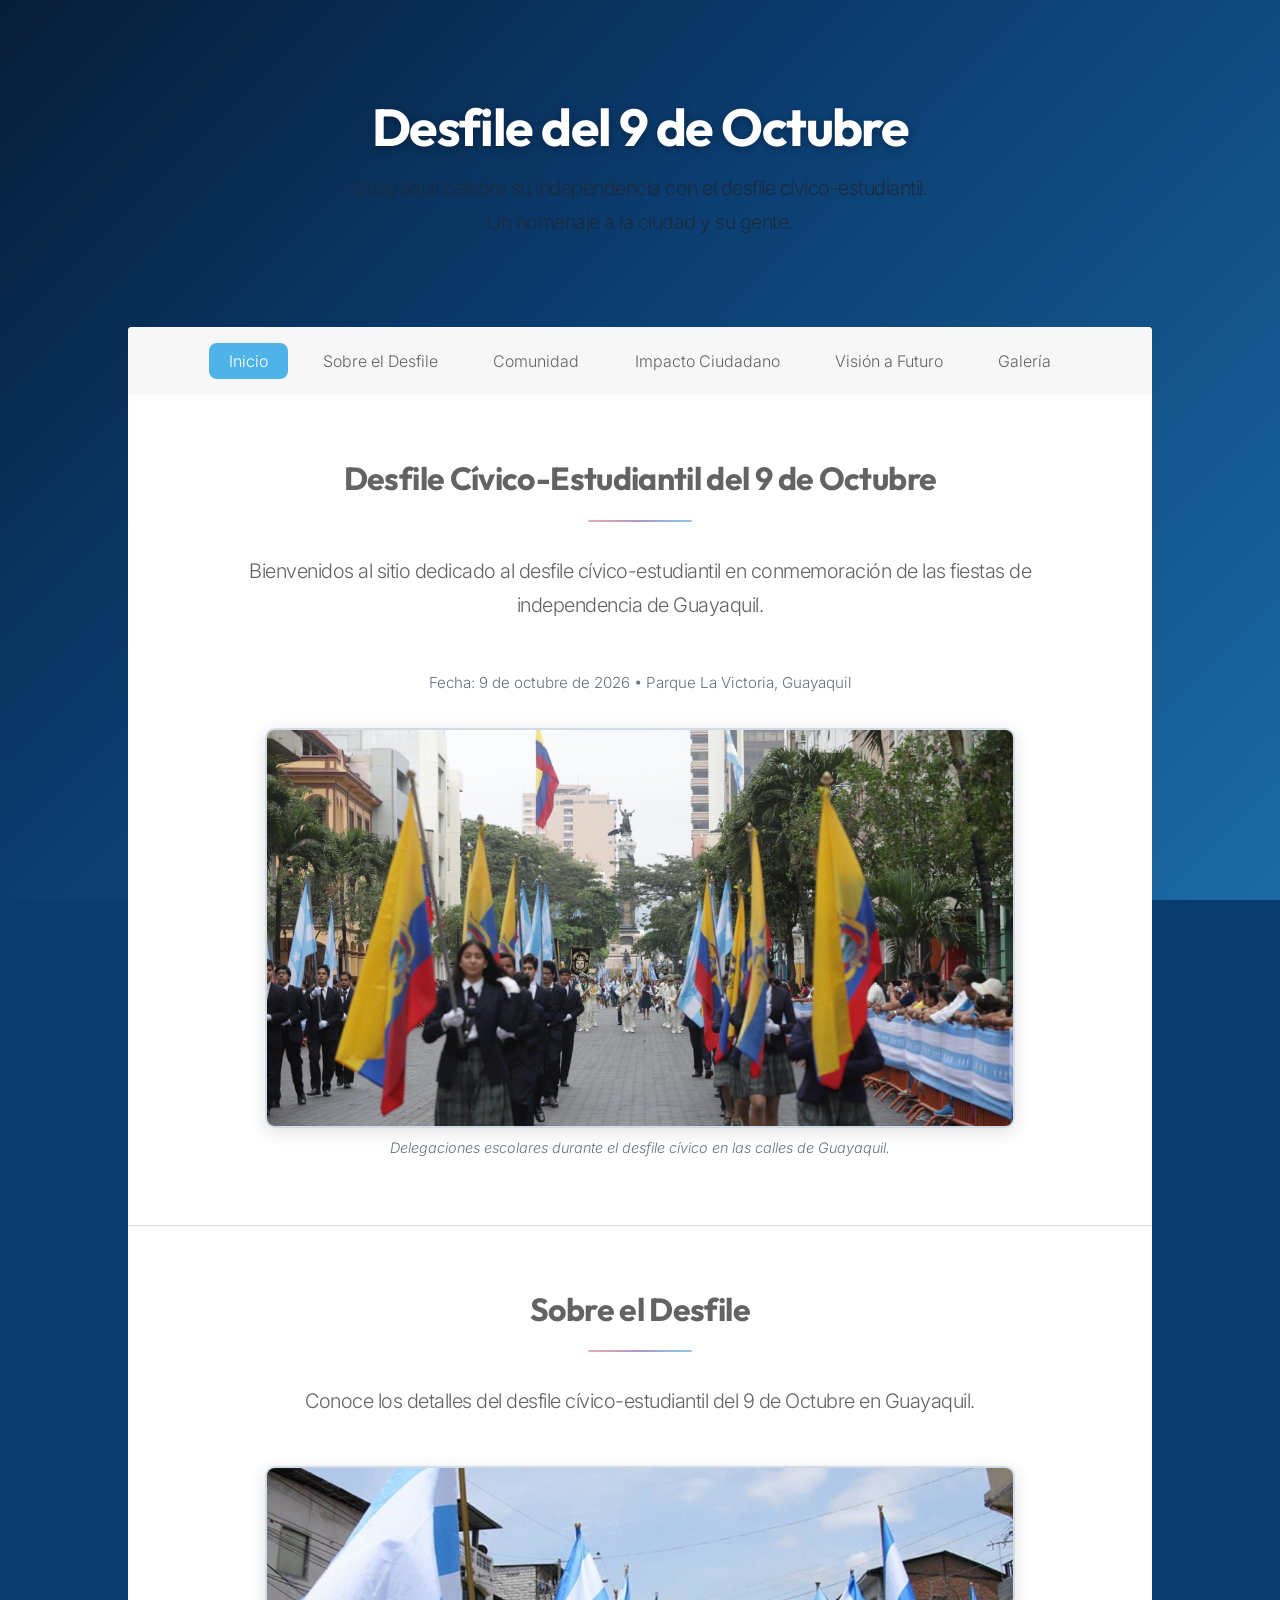
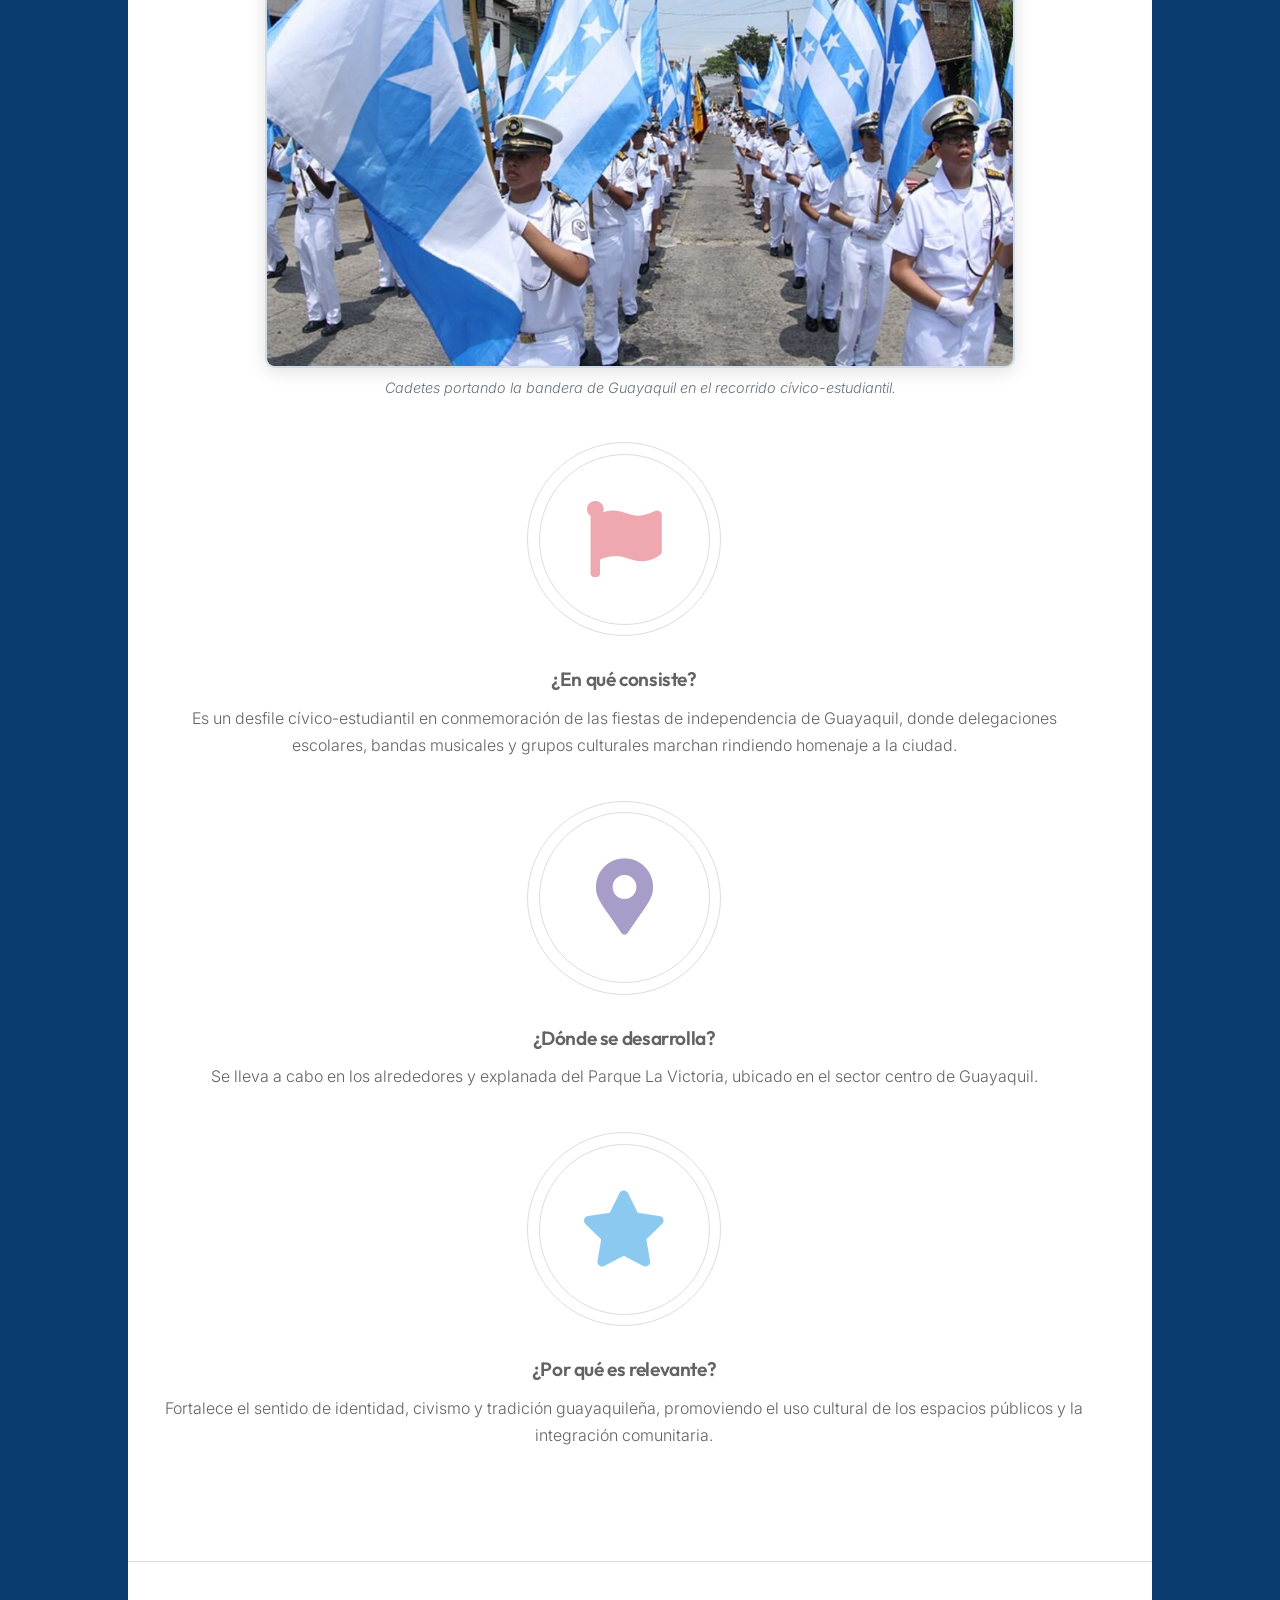
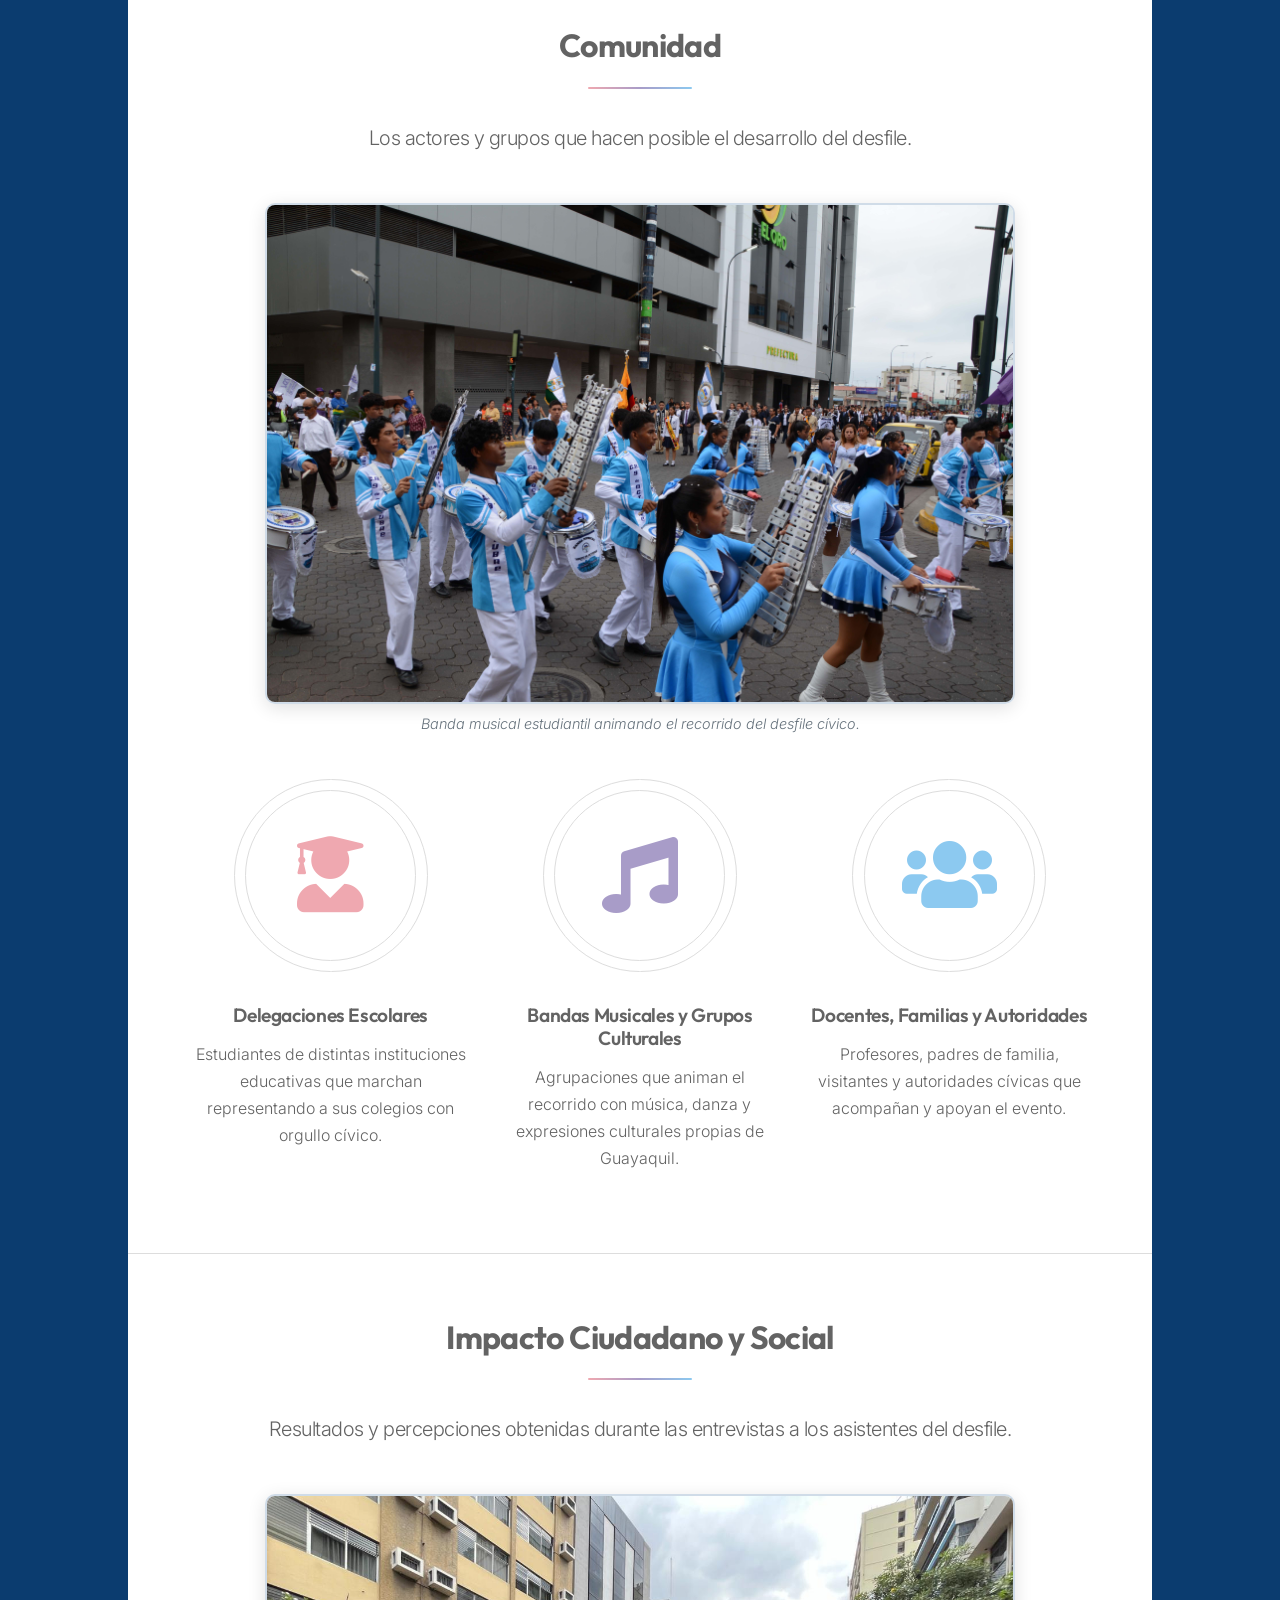
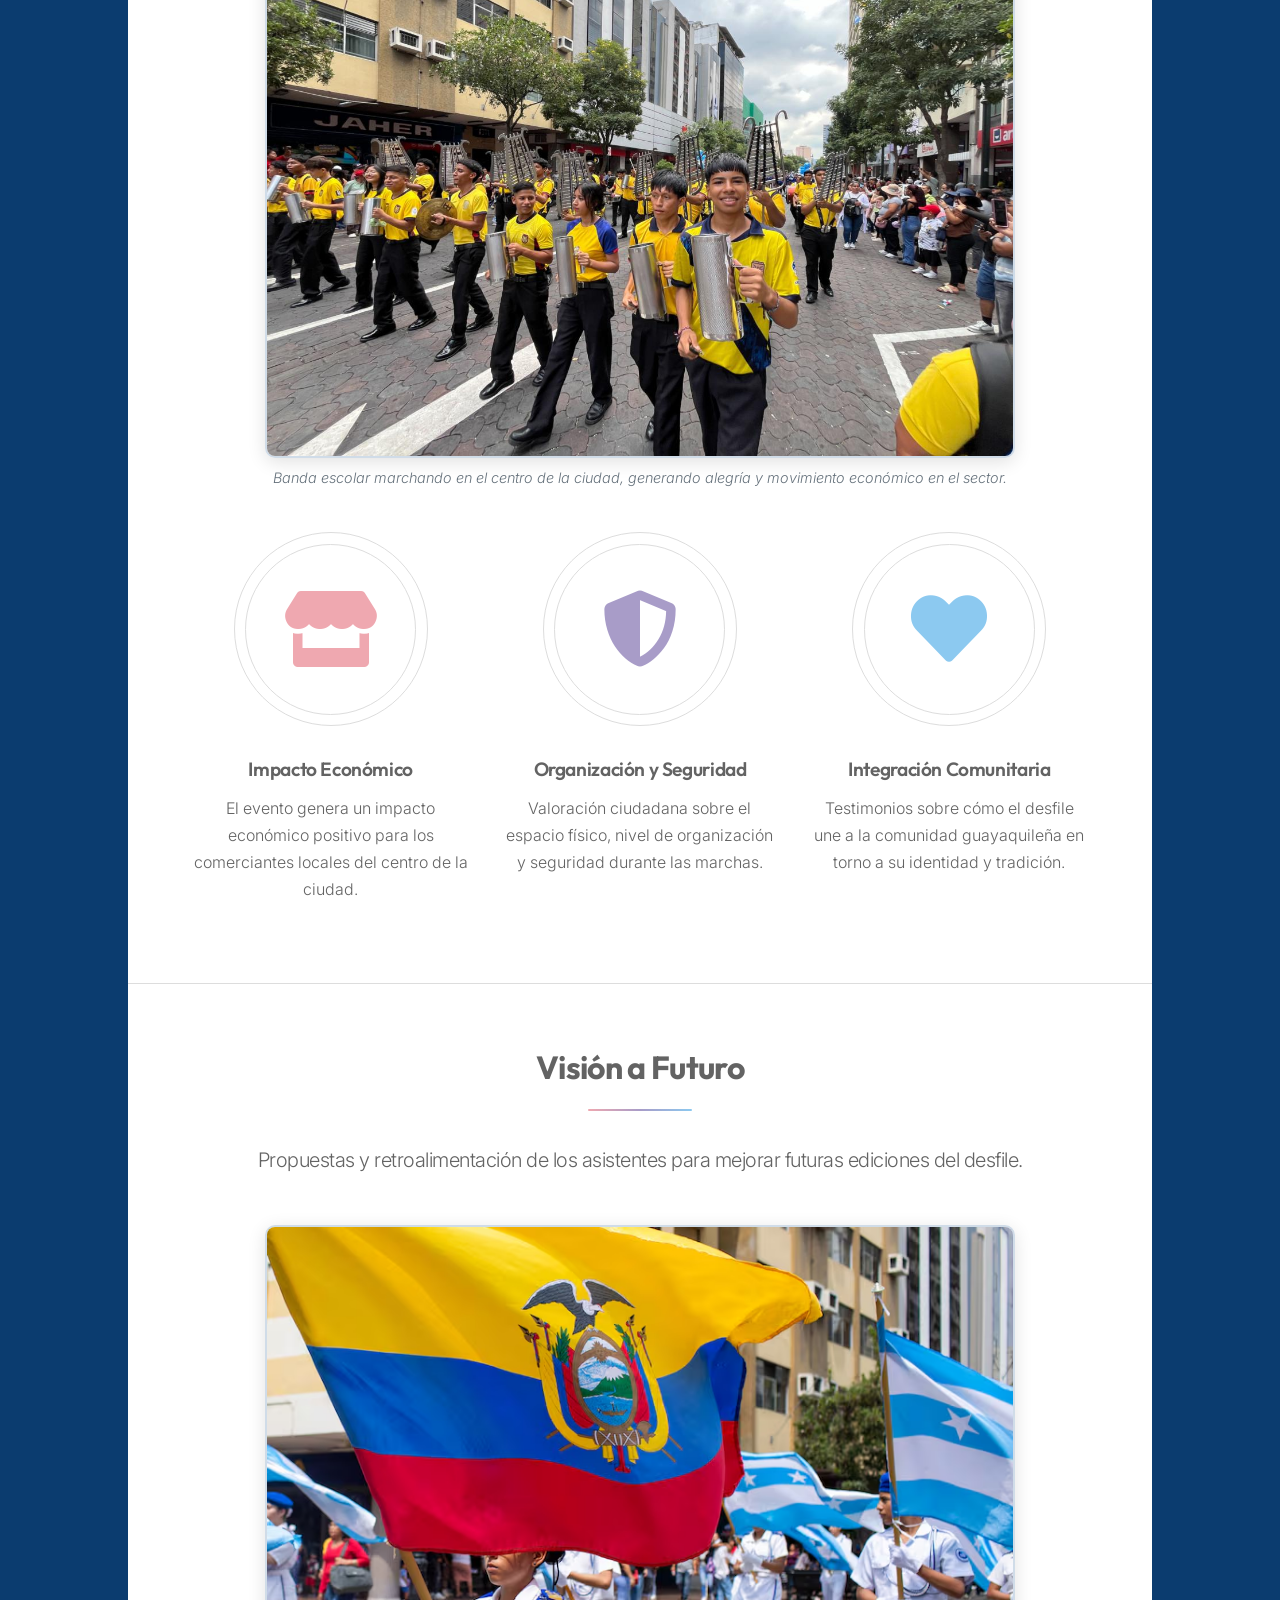
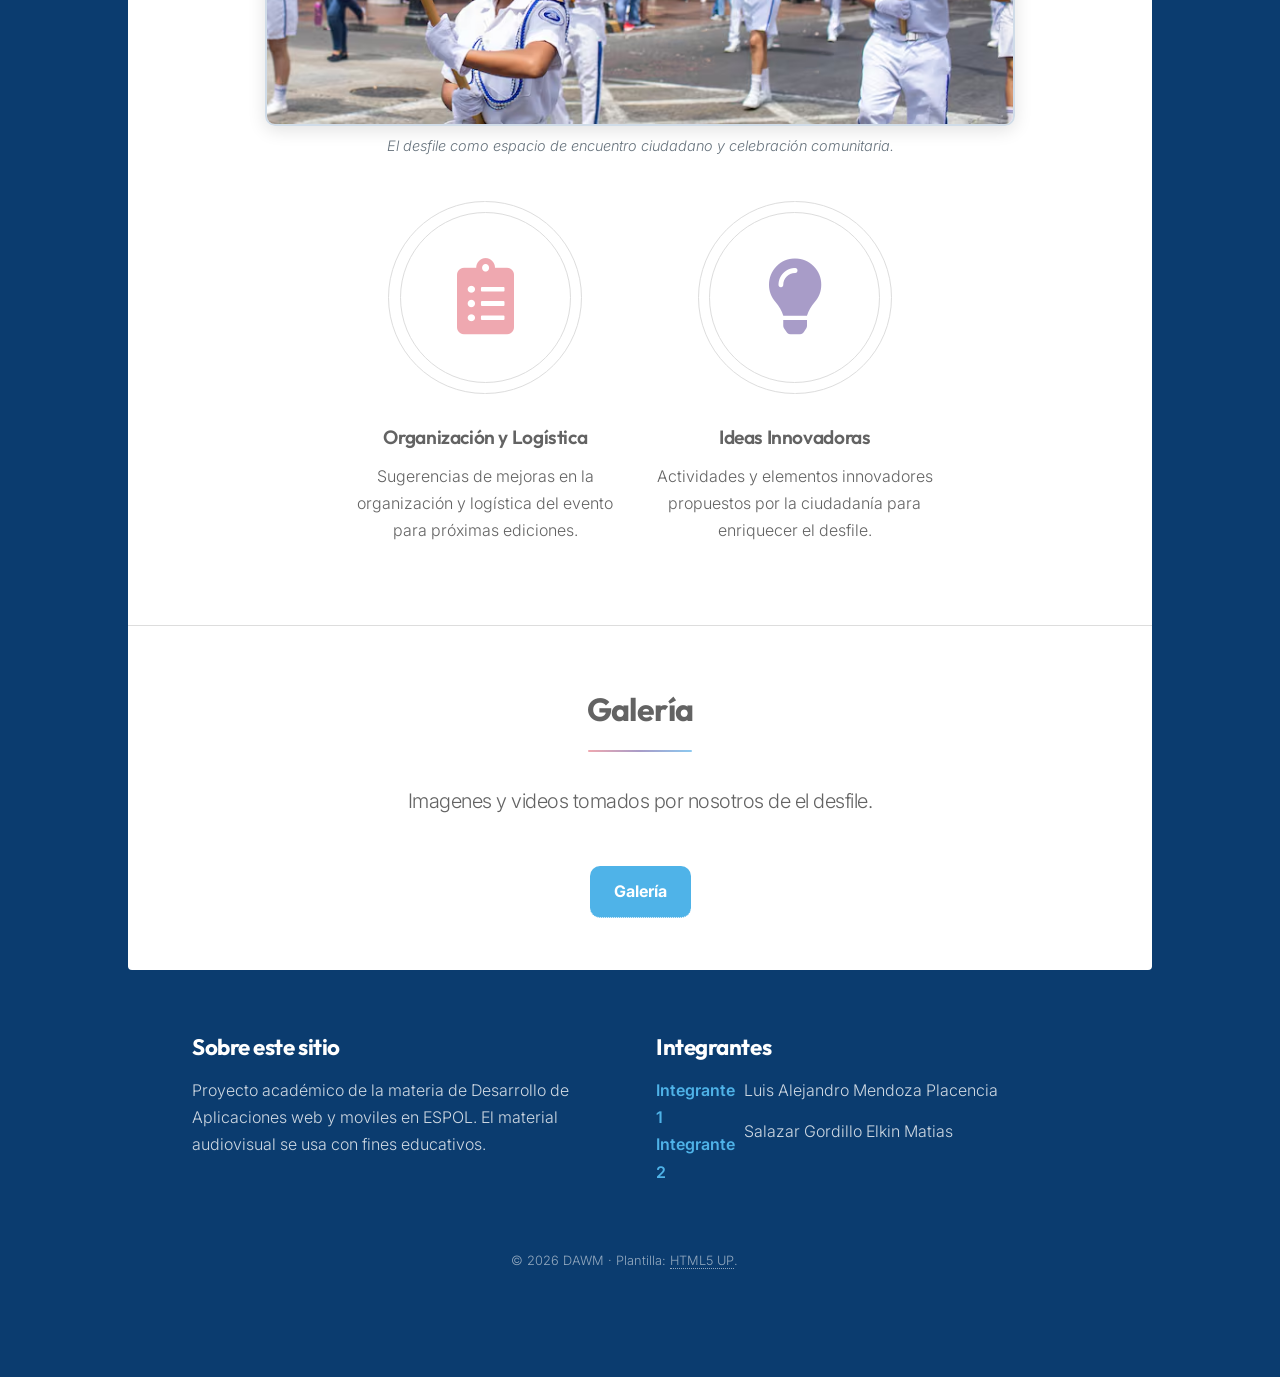
<file: index.html>
<!DOCTYPE HTML>
<!--
	Stellar by HTML5 UP
	html5up.net | @ajlkn
	Free for personal and commercial use under the CCA 3.0 license (html5up.net/license)
-->
<html lang="es">

<head>
	<title>Desfile del 9 de Octubre | Guayaquil</title>
	<meta charset="utf-8" />
	<meta name="description" content="Sitio web sobre el desfile cívico-estudiantil del 9 de Octubre en Guayaquil." />
	<meta name="viewport" content="width=device-width, initial-scale=1.0" />
	<link rel="preconnect" href="https://fonts.googleapis.com">
	<link rel="preconnect" href="https://fonts.gstatic.com" crossorigin>
	<link href="https://fonts.googleapis.com/css2?family=Outfit:wght@300;400;600;700&family=Inter:wght@400;500&display=swap" rel="stylesheet">
	<link rel="stylesheet" href="assets/css/main.css" />
	<link rel="stylesheet" href="assets/css/estilos.css" />
	<noscript>
		<link rel="stylesheet" href="assets/css/noscript.css" />
	</noscript>
</head>

<body class="is-preload">

	<!-- Wrapper -->
	<div id="wrapper">

		<!-- Header -->
		<header id="header" class="alt">
			<h1>Desfile del 9 de Octubre</h1>
			<p>Guayaquil celebra su independencia con el desfile cívico-estudiantil.<br />
				Un homenaje a la ciudad y su gente.</p>
		</header>

		<!-- Nav -->
		<nav id="nav" aria-label="Secciones del sitio">
			<ul>
				<li><a href="#inicio" class="active">Inicio</a></li>
				<li><a href="#sobre-desfile">Sobre el Desfile</a></li>
				<li><a href="#comunidad">Comunidad</a></li>
				<li><a href="#impacto">Impacto Ciudadano</a></li>
				<li><a href="#vision">Visión a Futuro</a></li>
				<li><a href="#Galeria">Galería</a></li>
			</ul>
		</nav>

		<!-- Main -->
		<div id="main">

			<!-- Inicio -->
			<section id="inicio" class="main special">
				<header class="major">
					<h2>Desfile Cívico-Estudiantil del 9 de Octubre</h2>
					<p>Bienvenidos al sitio dedicado al desfile cívico-estudiantil en conmemoración de las fiestas
						de independencia de Guayaquil.</p>
				</header>
				<p class="meta">Fecha: <time datetime="2026-10-09">9 de octubre de 2026</time> &bull; Parque La Victoria, Guayaquil</p>
				<figure class="imagen-seccion imagen-hero">
					<img src="images/ImagenDesfile2.jpeg"
						alt="Delegaciones escolares marchando con banderas en Guayaquil" />
					<figcaption>Delegaciones escolares durante el desfile cívico en las calles de Guayaquil.</figcaption>
				</figure>
			</section>

			<!-- Sobre el Desfile -->
			<section id="sobre-desfile" class="main special">
				<header class="major">
					<h2>Sobre el Desfile</h2>
					<p>Conoce los detalles del desfile cívico-estudiantil del 9 de Octubre en Guayaquil.</p>
				</header>
				<figure class="imagen-seccion">
					<img src="images/Imagen Desfile3.jpg" alt="Cadetes con la bandera de Guayaquil durante el desfile" />
					<figcaption>Cadetes portando la bandera de Guayaquil en el recorrido cívico-estudiantil.</figcaption>
				</figure>
				<div class="features">
					<article>
						<span class="icon solid major style1 fa-flag"></span>
						<h3>¿En qué consiste?</h3>
						<p>Es un desfile cívico-estudiantil en conmemoración de las fiestas de independencia de Guayaquil, donde delegaciones escolares, bandas musicales y grupos culturales marchan rindiendo homenaje a la ciudad.</p>
					</article>
					<article>
						<span class="icon solid major style3 fa-map-marker-alt"></span>
						<h3>¿Dónde se desarrolla?</h3>
						<p>Se lleva a cabo en los alrededores y explanada del Parque La Victoria, ubicado en el sector centro de Guayaquil.</p>
					</article>
					<article>
						<span class="icon solid major style5 fa-star"></span>
						<h3>¿Por qué es relevante?</h3>
						<p>Fortalece el sentido de identidad, civismo y tradición guayaquileña, promoviendo el uso cultural de los espacios públicos y la integración comunitaria.</p>
					</article>
				</div>
			</section>

			<!-- Comunidad -->
			<section id="comunidad" class="main special">
				<header class="major">
					<h2>Comunidad</h2>
					<p>Los actores y grupos que hacen posible el desarrollo del desfile.</p>
				</header>
				<figure class="imagen-seccion">
					<img src="images/Imagen Desfile1.jfif" alt="Banda musical con uniformes celestes marchando en el desfile" />
					<figcaption>Banda musical estudiantil animando el recorrido del desfile cívico.</figcaption>
				</figure>
				<ul class="features">
					<li>
						<span class="icon solid major style1 fa-user-graduate"></span>
						<h3>Delegaciones Escolares</h3>
						<p>Estudiantes de distintas instituciones educativas que marchan representando a sus colegios con orgullo cívico.</p>
					</li>
					<li>
						<span class="icon solid major style3 fa-music"></span>
						<h3>Bandas Musicales y Grupos Culturales</h3>
						<p>Agrupaciones que animan el recorrido con música, danza y expresiones culturales propias de Guayaquil.</p>
					</li>
					<li>
						<span class="icon solid major style5 fa-users"></span>
						<h3>Docentes, Familias y Autoridades</h3>
						<p>Profesores, padres de familia, visitantes y autoridades cívicas que acompañan y apoyan el evento.</p>
					</li>
				</ul>
			</section>

			<!-- Impacto Ciudadano y Social -->
			<section id="impacto" class="main special">
				<header class="major">
					<h2>Impacto Ciudadano y Social</h2>
					<p>Resultados y percepciones obtenidas durante las entrevistas a los asistentes del desfile.</p>
				</header>
				<figure class="imagen-seccion">
					<img src="images/Imagen Desfile4.jpg" alt="Banda escolar en uniforme amarillo marchando en el centro de Guayaquil" />
					<figcaption>Banda escolar marchando en el centro de la ciudad, generando alegría y movimiento económico en el sector.</figcaption>
				</figure>
				<ul class="features">
					<li>
						<span class="icon solid major style1 fa-store"></span>
						<h3>Impacto Económico</h3>
						<p>El evento genera un impacto económico positivo para los comerciantes locales del centro de la ciudad.</p>
					</li>
					<li>
						<span class="icon solid major style3 fa-shield-alt"></span>
						<h3>Organización y Seguridad</h3>
						<p>Valoración ciudadana sobre el espacio físico, nivel de organización y seguridad durante las marchas.</p>
					</li>
					<li>
						<span class="icon solid major style5 fa-heart"></span>
						<h3>Integración Comunitaria</h3>
						<p>Testimonios sobre cómo el desfile une a la comunidad guayaquileña en torno a su identidad y tradición.</p>
					</li>
				</ul>
			</section>

			<!-- Visión a Futuro -->
			<section id="vision" class="main special">
				<header class="major">
					<h2>Visión a Futuro</h2>
					<p>Propuestas y retroalimentación de los asistentes para mejorar futuras ediciones del desfile.</p>
				</header>
				<figure class="imagen-seccion">
					<img src="images/Imagen Desfile5.avif" alt="Vista general del desfile cívico con banderas y público" />
					<figcaption>El desfile como espacio de encuentro ciudadano y celebración comunitaria.</figcaption>
				</figure>
				<ul class="features">
					<li>
						<span class="icon solid major style1 fa-clipboard-list"></span>
						<h3>Organización y Logística</h3>
						<p>Sugerencias de mejoras en la organización y logística del evento para próximas ediciones.</p>
					</li>
					<li>
						<span class="icon solid major style3 fa-lightbulb"></span>
						<h3>Ideas Innovadoras</h3>
						<p>Actividades y elementos innovadores propuestos por la ciudadanía para enriquecer el desfile.</p>
					</li>
				</ul>
			</section>
			<!-- Galeria -->

			<section id="Galeria" class="main special">
				<header class="major">
					<h2>Galería</h2>
					<p>Imagenes y videos tomados por nosotros de el desfile.</p>
				</header>
				<a href="./galeria.html" class="GaleriaBt">Galería</a>
			</section>
		</div>

		<!-- Footer -->
		<footer id="footer">
			<section>
				<h2>Sobre este sitio</h2>
				<p>Proyecto académico de la materia de Desarrollo de Aplicaciones web y moviles en ESPOL. El material
					audiovisual se usa con fines educativos.</p>
			</section>
			<section>
				<h2>Integrantes</h2>
				<dl class="alt">
					<dt>Integrante 1</dt>
					<dd>Luis Alejandro Mendoza Placencia</dd>
					<dt>Integrante 2</dt>
					<dd>Salazar Gordillo Elkin Matias</dd>
				</dl>
			</section>
			<p class="copyright">&copy; <time datetime="2026">2026</time> DAWM &middot; Plantilla: <a
					href="https://html5up.net">HTML5 UP</a>.</p>
		</footer>
	</div>

	<!-- Scripts -->
	<script src="assets/js/jquery.min.js"></script>
	<script src="assets/js/jquery.scrollex.min.js"></script>
	<script src="assets/js/jquery.scrolly.min.js"></script>
	<script src="assets/js/browser.min.js"></script>
	<script src="assets/js/breakpoints.min.js"></script>
	<script src="assets/js/util.js"></script>
	<script src="assets/js/main.js"></script>

</body>

</html>
</file>
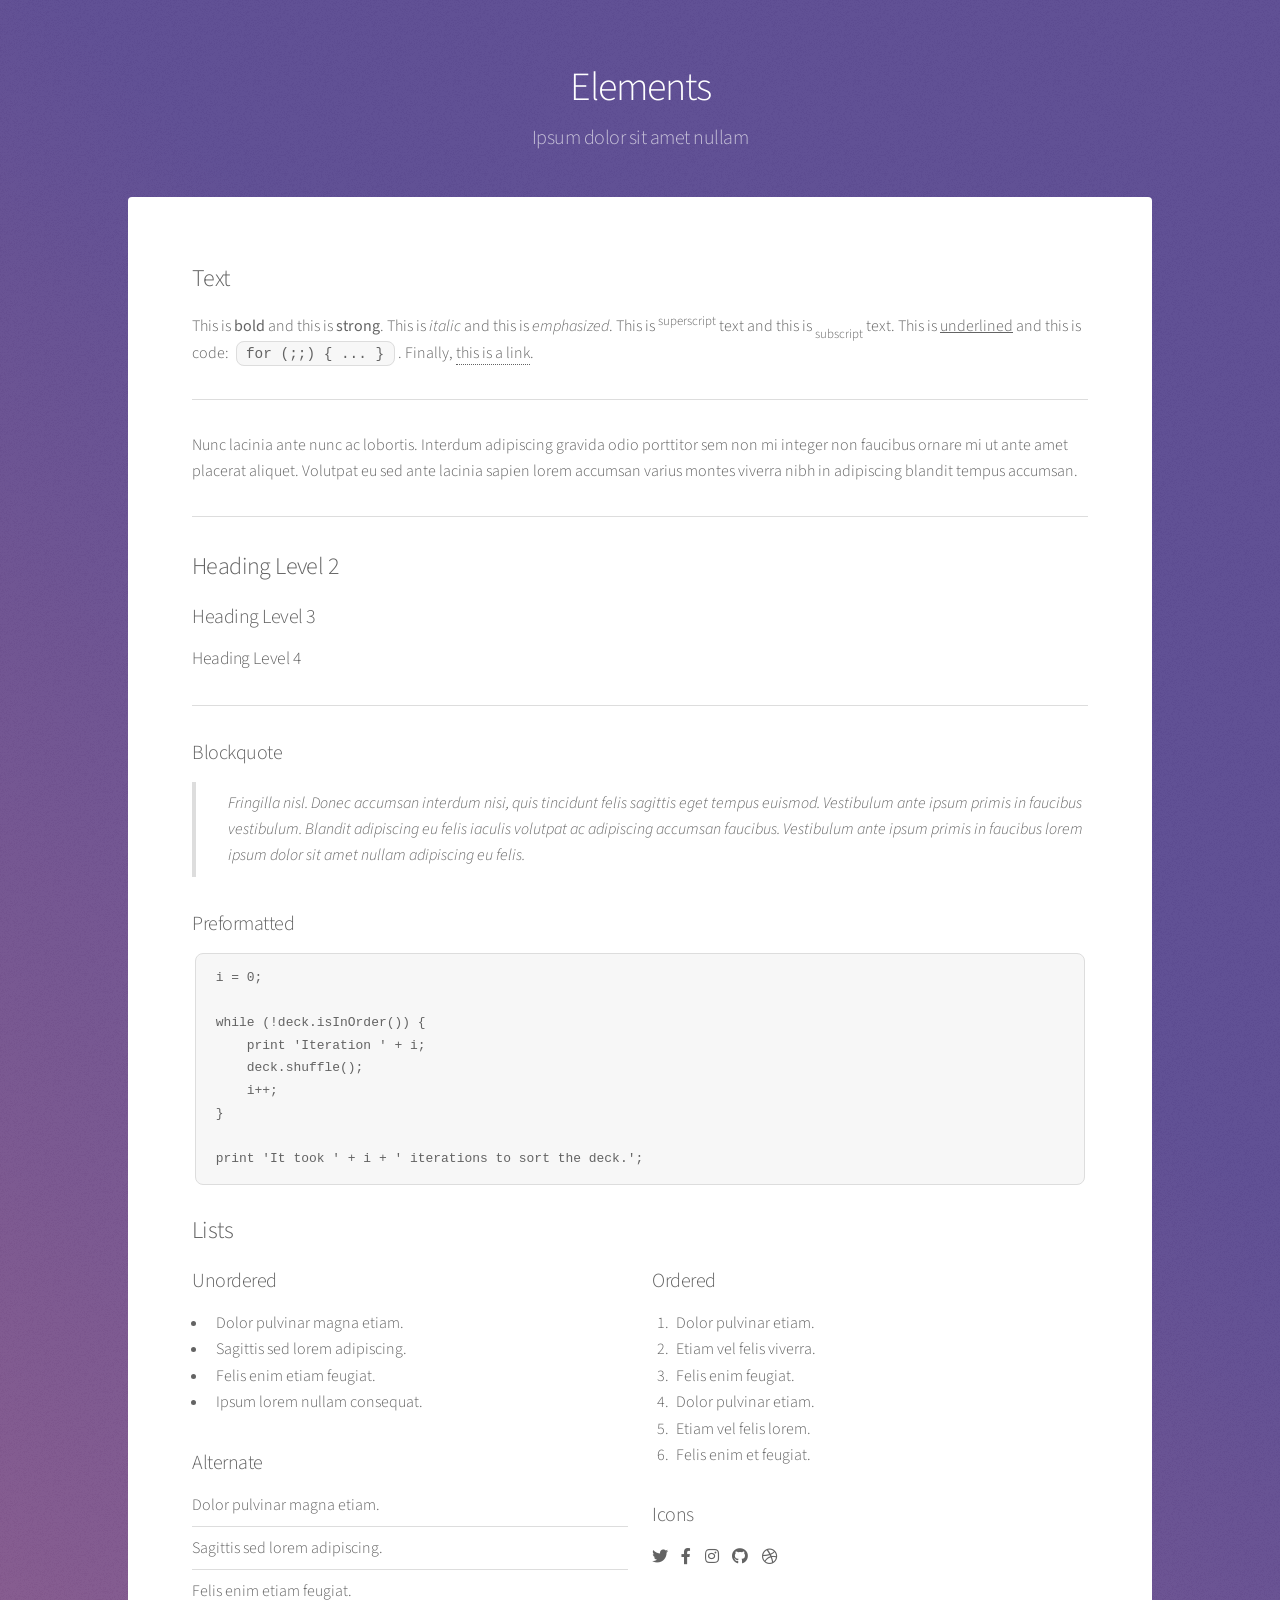
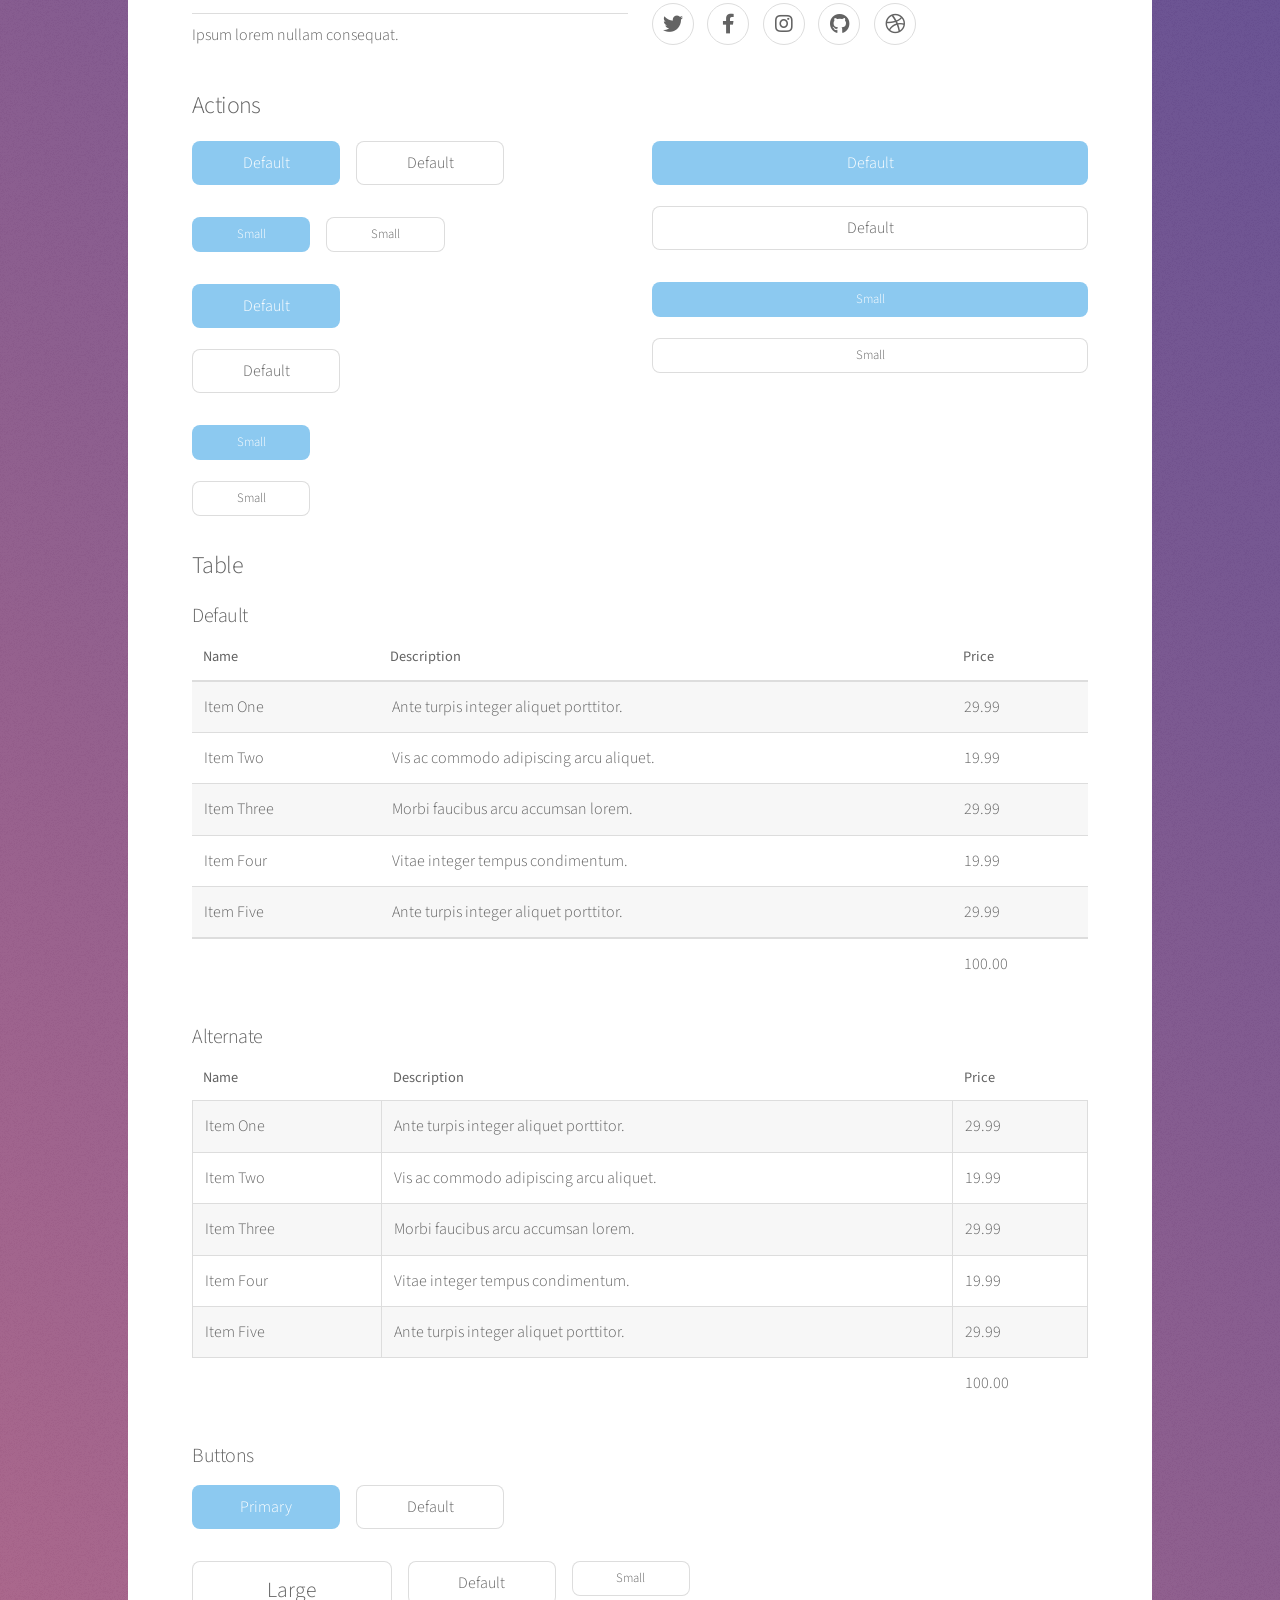
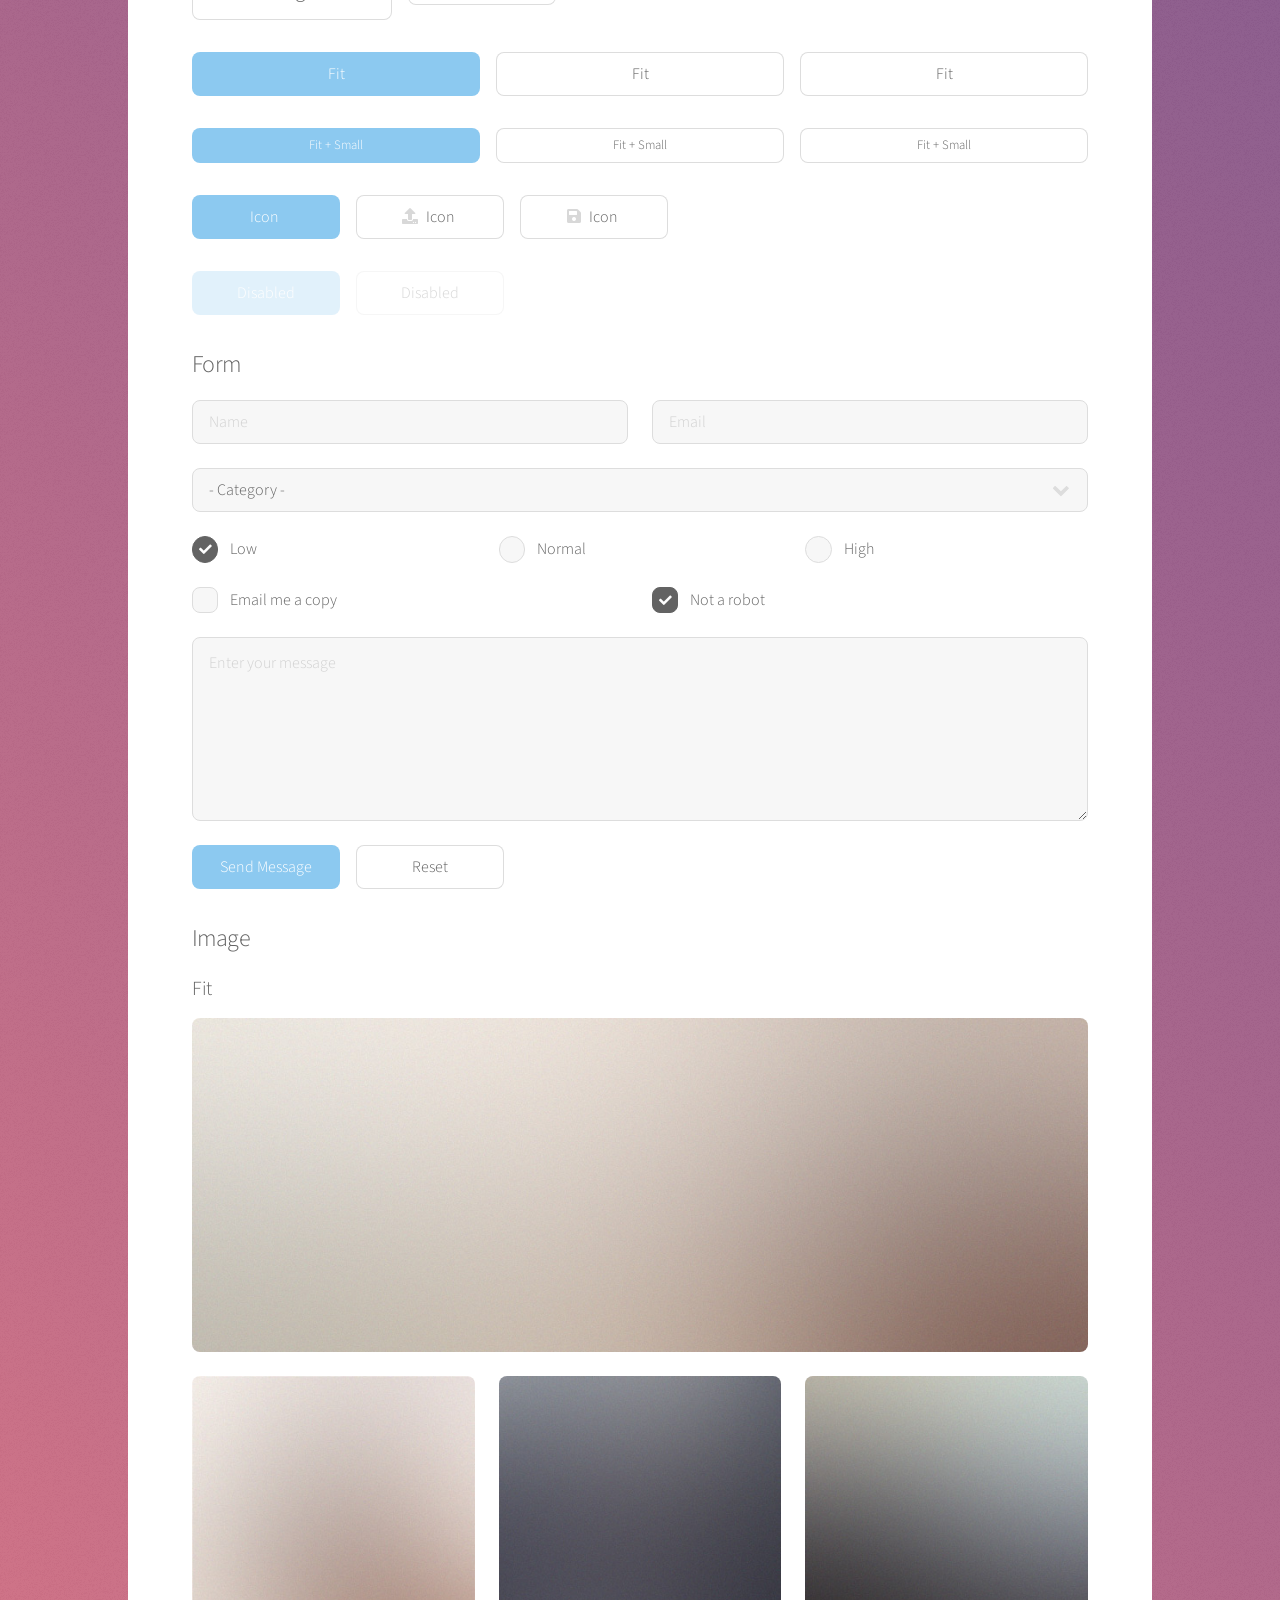
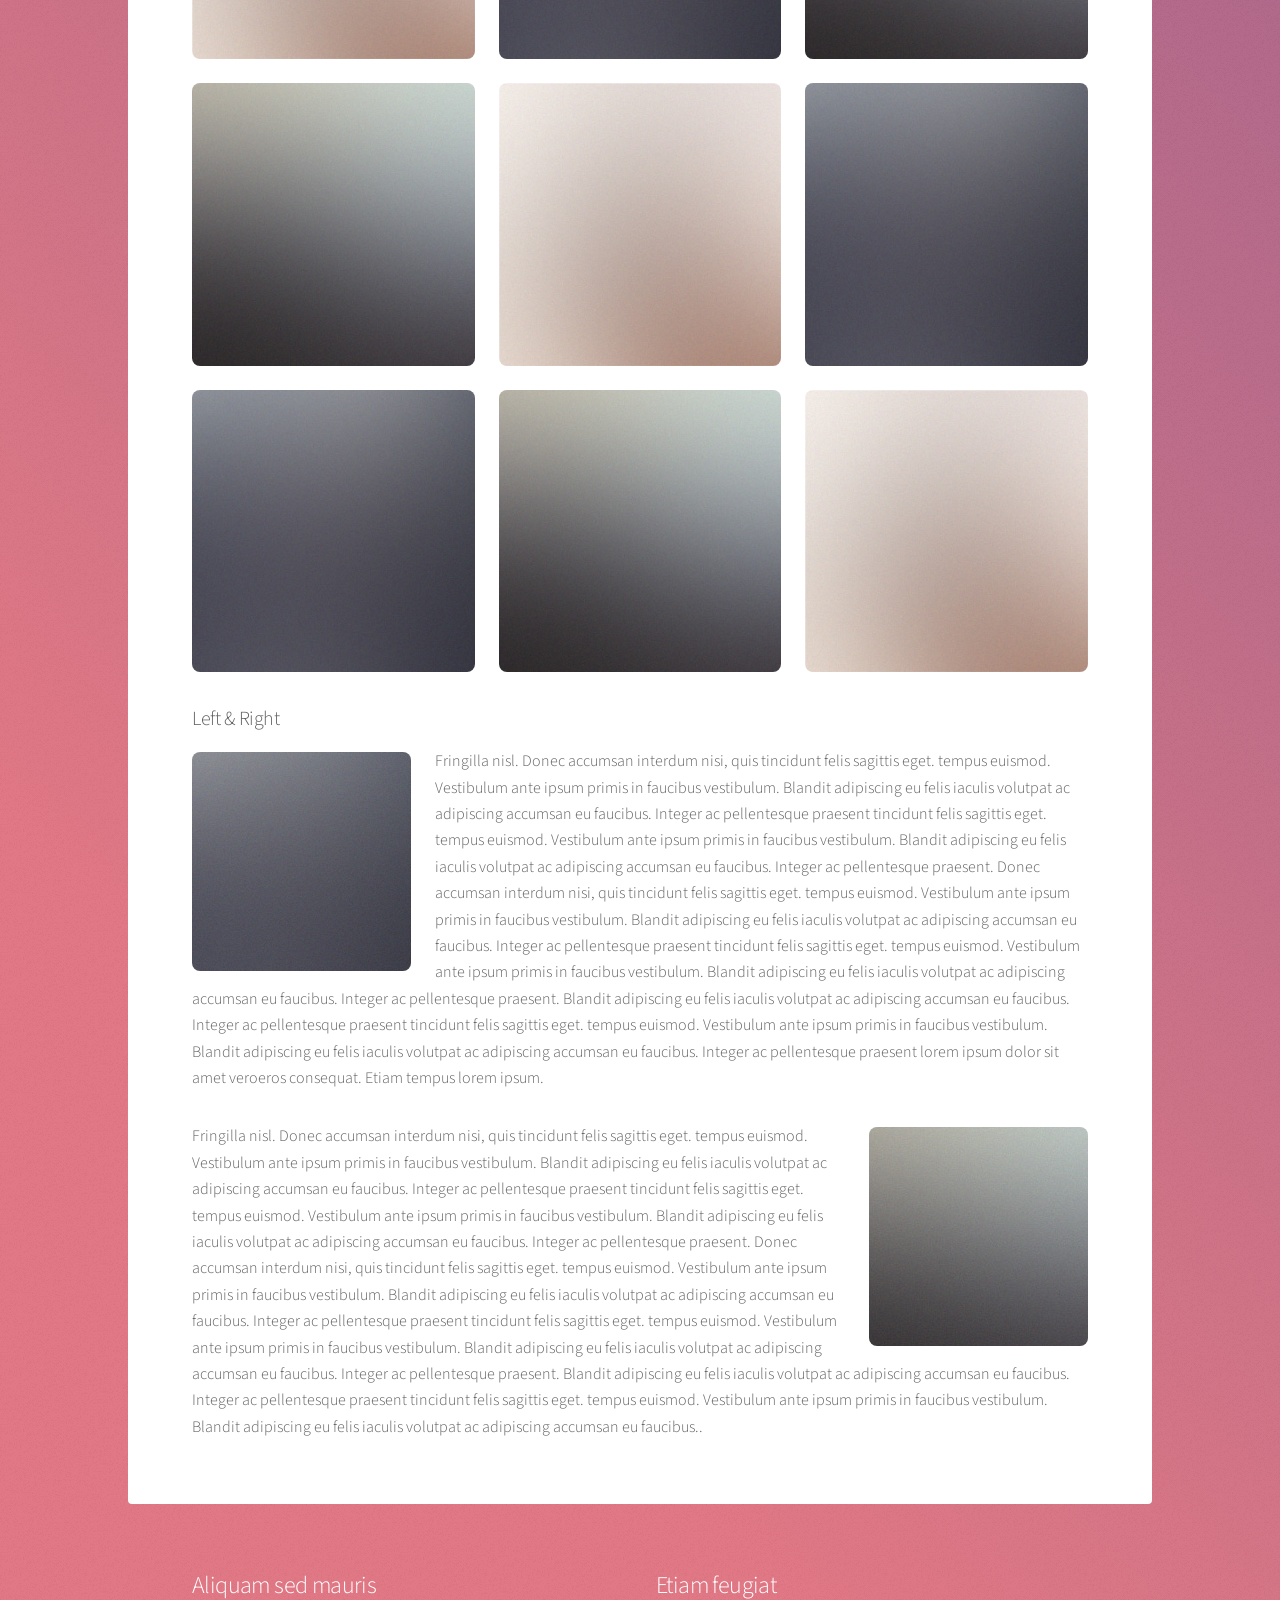
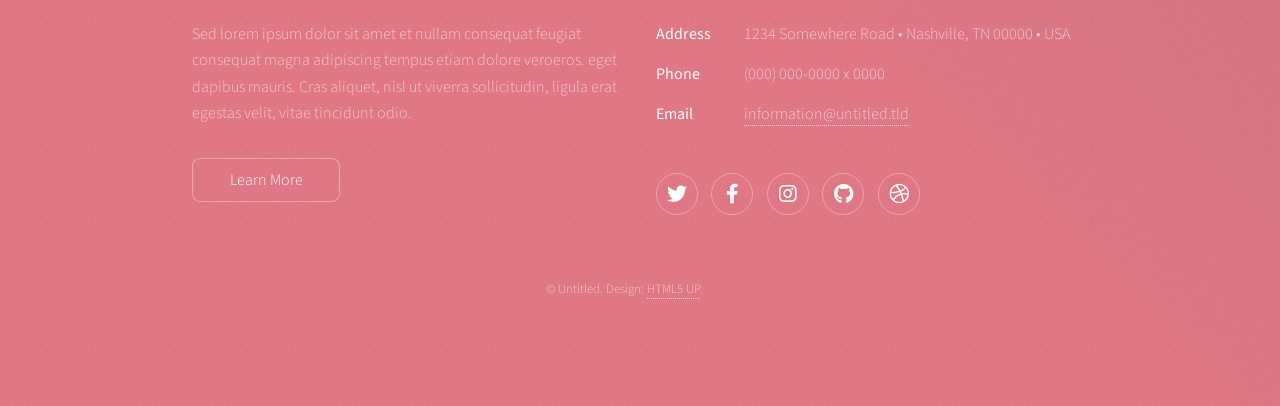
<file: elements.html>
<!DOCTYPE HTML>
<!--
	Stellar by HTML5 UP
	html5up.net | @ajlkn
	Free for personal and commercial use under the CCA 3.0 license (html5up.net/license)
-->
<html>
	<head>
		<title>Elements - Stellar by HTML5 UP</title>
		<meta charset="utf-8" />
		<meta name="viewport" content="width=device-width, initial-scale=1, user-scalable=no" />
		<link rel="stylesheet" href="assets/css/main.css" />
		<noscript><link rel="stylesheet" href="assets/css/noscript.css" /></noscript>
	</head>
	<body class="is-preload">

		<!-- Wrapper -->
			<div id="wrapper">

				<!-- Header -->
					<header id="header">
						<h1>Elements</h1>
						<p>Ipsum dolor sit amet nullam</p>
					</header>

				<!-- Main -->
					<div id="main">

						<!-- Content -->
							<section id="content" class="main">

								<!-- Text -->
									<section>
										<h2>Text</h2>
										<p>This is <b>bold</b> and this is <strong>strong</strong>. This is <i>italic</i> and this is <em>emphasized</em>.
										This is <sup>superscript</sup> text and this is <sub>subscript</sub> text.
										This is <u>underlined</u> and this is code: <code>for (;;) { ... }</code>. Finally, <a href="#">this is a link</a>.</p>
										<hr />
										<p>Nunc lacinia ante nunc ac lobortis. Interdum adipiscing gravida odio porttitor sem non mi integer non faucibus ornare mi ut ante amet placerat aliquet. Volutpat eu sed ante lacinia sapien lorem accumsan varius montes viverra nibh in adipiscing blandit tempus accumsan.</p>
										<hr />
										<h2>Heading Level 2</h2>
										<h3>Heading Level 3</h3>
										<h4>Heading Level 4</h4>
										<hr />
										<h3>Blockquote</h3>
										<blockquote>Fringilla nisl. Donec accumsan interdum nisi, quis tincidunt felis sagittis eget tempus euismod. Vestibulum ante ipsum primis in faucibus vestibulum. Blandit adipiscing eu felis iaculis volutpat ac adipiscing accumsan faucibus. Vestibulum ante ipsum primis in faucibus lorem ipsum dolor sit amet nullam adipiscing eu felis.</blockquote>
										<h3>Preformatted</h3>
										<pre><code>i = 0;

while (!deck.isInOrder()) {
    print 'Iteration ' + i;
    deck.shuffle();
    i++;
}

print 'It took ' + i + ' iterations to sort the deck.';</code></pre>
									</section>

								<!-- Lists -->
									<section>
										<h2>Lists</h2>
										<div class="row">
											<div class="col-6 col-12-medium">
												<h3>Unordered</h3>
												<ul>
													<li>Dolor pulvinar magna etiam.</li>
													<li>Sagittis sed lorem adipiscing.</li>
													<li>Felis enim etiam feugiat.</li>
													<li>Ipsum lorem nullam consequat.</li>
												</ul>
												<h3>Alternate</h3>
												<ul class="alt">
													<li>Dolor pulvinar magna etiam.</li>
													<li>Sagittis sed lorem adipiscing.</li>
													<li>Felis enim etiam feugiat.</li>
													<li>Ipsum lorem nullam consequat.</li>
												</ul>
											</div>
											<div class="col-6 col-12-medium">
												<h3>Ordered</h3>
												<ol>
													<li>Dolor pulvinar etiam.</li>
													<li>Etiam vel felis viverra.</li>
													<li>Felis enim feugiat.</li>
													<li>Dolor pulvinar etiam.</li>
													<li>Etiam vel felis lorem.</li>
													<li>Felis enim et feugiat.</li>
												</ol>
												<h3>Icons</h3>
												<ul class="icons">
													<li><a href="#" class="icon brands fa-twitter"><span class="label">Twitter</span></a></li>
													<li><a href="#" class="icon brands fa-facebook-f"><span class="label">Facebook</span></a></li>
													<li><a href="#" class="icon brands fa-instagram"><span class="label">Instagram</span></a></li>
													<li><a href="#" class="icon brands fa-github"><span class="label">GitHub</span></a></li>
													<li><a href="#" class="icon brands fa-dribbble"><span class="label">Dribbble</span></a></li>
												</ul>
												<ul class="icons">
													<li><a href="#" class="icon brands alt fa-twitter"><span class="label">Twitter</span></a></li>
													<li><a href="#" class="icon brands alt fa-facebook-f"><span class="label">Facebook</span></a></li>
													<li><a href="#" class="icon brands alt fa-instagram"><span class="label">Instagram</span></a></li>
													<li><a href="#" class="icon brands alt fa-github"><span class="label">GitHub</span></a></li>
													<li><a href="#" class="icon brands alt fa-dribbble"><span class="label">Dribbble</span></a></li>
												</ul>
											</div>
										</div>
										<h2>Actions</h2>
										<div class="row">
											<div class="col-6 col-12-medium">
												<ul class="actions">
													<li><a href="#" class="button primary">Default</a></li>
													<li><a href="#" class="button">Default</a></li>
												</ul>
												<ul class="actions small">
													<li><a href="#" class="button primary small">Small</a></li>
													<li><a href="#" class="button small">Small</a></li>
												</ul>
												<ul class="actions stacked">
													<li><a href="#" class="button primary">Default</a></li>
													<li><a href="#" class="button">Default</a></li>
												</ul>
												<ul class="actions stacked">
													<li><a href="#" class="button primary small">Small</a></li>
													<li><a href="#" class="button small">Small</a></li>
												</ul>
											</div>
											<div class="col-6 col-12-medium">
												<ul class="actions stacked">
													<li><a href="#" class="button primary fit">Default</a></li>
													<li><a href="#" class="button fit">Default</a></li>
												</ul>
												<ul class="actions stacked">
													<li><a href="#" class="button primary small fit">Small</a></li>
													<li><a href="#" class="button small fit">Small</a></li>
												</ul>
											</div>
										</div>
									</section>

								<!-- Table -->
									<section>
										<h2>Table</h2>
										<h3>Default</h3>
										<div class="table-wrapper">
											<table>
												<thead>
													<tr>
														<th>Name</th>
														<th>Description</th>
														<th>Price</th>
													</tr>
												</thead>
												<tbody>
													<tr>
														<td>Item One</td>
														<td>Ante turpis integer aliquet porttitor.</td>
														<td>29.99</td>
													</tr>
													<tr>
														<td>Item Two</td>
														<td>Vis ac commodo adipiscing arcu aliquet.</td>
														<td>19.99</td>
													</tr>
													<tr>
														<td>Item Three</td>
														<td> Morbi faucibus arcu accumsan lorem.</td>
														<td>29.99</td>
													</tr>
													<tr>
														<td>Item Four</td>
														<td>Vitae integer tempus condimentum.</td>
														<td>19.99</td>
													</tr>
													<tr>
														<td>Item Five</td>
														<td>Ante turpis integer aliquet porttitor.</td>
														<td>29.99</td>
													</tr>
												</tbody>
												<tfoot>
													<tr>
														<td colspan="2"></td>
														<td>100.00</td>
													</tr>
												</tfoot>
											</table>
										</div>

										<h3>Alternate</h3>
										<div class="table-wrapper">
											<table class="alt">
												<thead>
													<tr>
														<th>Name</th>
														<th>Description</th>
														<th>Price</th>
													</tr>
												</thead>
												<tbody>
													<tr>
														<td>Item One</td>
														<td>Ante turpis integer aliquet porttitor.</td>
														<td>29.99</td>
													</tr>
													<tr>
														<td>Item Two</td>
														<td>Vis ac commodo adipiscing arcu aliquet.</td>
														<td>19.99</td>
													</tr>
													<tr>
														<td>Item Three</td>
														<td> Morbi faucibus arcu accumsan lorem.</td>
														<td>29.99</td>
													</tr>
													<tr>
														<td>Item Four</td>
														<td>Vitae integer tempus condimentum.</td>
														<td>19.99</td>
													</tr>
													<tr>
														<td>Item Five</td>
														<td>Ante turpis integer aliquet porttitor.</td>
														<td>29.99</td>
													</tr>
												</tbody>
												<tfoot>
													<tr>
														<td colspan="2"></td>
														<td>100.00</td>
													</tr>
												</tfoot>
											</table>
										</div>
									</section>

								<!-- Buttons -->
									<section>
										<h3>Buttons</h3>
										<ul class="actions">
											<li><a href="#" class="button primary">Primary</a></li>
											<li><a href="#" class="button">Default</a></li>
										</ul>
										<ul class="actions">
											<li><a href="#" class="button large">Large</a></li>
											<li><a href="#" class="button">Default</a></li>
											<li><a href="#" class="button small">Small</a></li>
										</ul>
										<ul class="actions fit">
											<li><a href="#" class="button primary fit">Fit</a></li>
											<li><a href="#" class="button fit">Fit</a></li>
											<li><a href="#" class="button fit">Fit</a></li>
										</ul>
										<ul class="actions fit small">
											<li><a href="#" class="button primary fit small">Fit + Small</a></li>
											<li><a href="#" class="button fit small">Fit + Small</a></li>
											<li><a href="#" class="button fit small">Fit + Small</a></li>
										</ul>
										<ul class="actions">
											<li><a href="#" class="button primary icon solidfa-download">Icon</a></li>
											<li><a href="#" class="button icon solid fa-upload">Icon</a></li>
											<li><a href="#" class="button icon solid fa-save">Icon</a></li>
										</ul>
										<ul class="actions">
											<li><span class="button primary disabled">Disabled</span></li>
											<li><span class="button disabled">Disabled</span></li>
										</ul>
									</section>

								<!-- Form -->
									<section>
										<h2>Form</h2>
										<form method="post" action="#">
											<div class="row gtr-uniform">
												<div class="col-6 col-12-xsmall">
													<input type="text" name="demo-name" id="demo-name" value="" placeholder="Name" />
												</div>
												<div class="col-6 col-12-xsmall">
													<input type="email" name="demo-email" id="demo-email" value="" placeholder="Email" />
												</div>
												<div class="col-12">
													<select name="demo-category" id="demo-category">
														<option value="">- Category -</option>
														<option value="1">Manufacturing</option>
														<option value="1">Shipping</option>
														<option value="1">Administration</option>
														<option value="1">Human Resources</option>
													</select>
												</div>
												<div class="col-4 col-12-small">
													<input type="radio" id="demo-priority-low" name="demo-priority" checked>
													<label for="demo-priority-low">Low</label>
												</div>
												<div class="col-4 col-12-small">
													<input type="radio" id="demo-priority-normal" name="demo-priority">
													<label for="demo-priority-normal">Normal</label>
												</div>
												<div class="col-4 col-12-small">
													<input type="radio" id="demo-priority-high" name="demo-priority">
													<label for="demo-priority-high">High</label>
												</div>
												<div class="col-6 col-12-small">
													<input type="checkbox" id="demo-copy" name="demo-copy">
													<label for="demo-copy">Email me a copy</label>
												</div>
												<div class="col-6 col-12-small">
													<input type="checkbox" id="demo-human" name="demo-human" checked>
													<label for="demo-human">Not a robot</label>
												</div>
												<div class="col-12">
													<textarea name="demo-message" id="demo-message" placeholder="Enter your message" rows="6"></textarea>
												</div>
												<div class="col-12">
													<ul class="actions">
														<li><input type="submit" value="Send Message" class="primary" /></li>
														<li><input type="reset" value="Reset" /></li>
													</ul>
												</div>
											</div>
										</form>
									</section>

								<!-- Image -->
									<section>
										<h2>Image</h2>
										<h3>Fit</h3>
										<div class="box alt">
											<div class="row gtr-uniform">
												<div class="col-12"><span class="image fit"><img src="images/pic04.jpg" alt="" /></span></div>
												<div class="col-4"><span class="image fit"><img src="images/pic01.jpg" alt="" /></span></div>
												<div class="col-4"><span class="image fit"><img src="images/pic02.jpg" alt="" /></span></div>
												<div class="col-4"><span class="image fit"><img src="images/pic03.jpg" alt="" /></span></div>
												<div class="col-4"><span class="image fit"><img src="images/pic03.jpg" alt="" /></span></div>
												<div class="col-4"><span class="image fit"><img src="images/pic01.jpg" alt="" /></span></div>
												<div class="col-4"><span class="image fit"><img src="images/pic02.jpg" alt="" /></span></div>
												<div class="col-4"><span class="image fit"><img src="images/pic02.jpg" alt="" /></span></div>
												<div class="col-4"><span class="image fit"><img src="images/pic03.jpg" alt="" /></span></div>
												<div class="col-4"><span class="image fit"><img src="images/pic01.jpg" alt="" /></span></div>
											</div>
										</div>
										<h3>Left &amp; Right</h3>
										<p><span class="image left"><img src="images/pic05.jpg" alt="" /></span>Fringilla nisl. Donec accumsan interdum nisi, quis tincidunt felis sagittis eget. tempus euismod. Vestibulum ante ipsum primis in faucibus vestibulum. Blandit adipiscing eu felis iaculis volutpat ac adipiscing accumsan eu faucibus. Integer ac pellentesque praesent tincidunt felis sagittis eget. tempus euismod. Vestibulum ante ipsum primis in faucibus vestibulum. Blandit adipiscing eu felis iaculis volutpat ac adipiscing accumsan eu faucibus. Integer ac pellentesque praesent. Donec accumsan interdum nisi, quis tincidunt felis sagittis eget. tempus euismod. Vestibulum ante ipsum primis in faucibus vestibulum. Blandit adipiscing eu felis iaculis volutpat ac adipiscing accumsan eu faucibus. Integer ac pellentesque praesent tincidunt felis sagittis eget. tempus euismod. Vestibulum ante ipsum primis in faucibus vestibulum. Blandit adipiscing eu felis iaculis volutpat ac adipiscing accumsan eu faucibus. Integer ac pellentesque praesent. Blandit adipiscing eu felis iaculis volutpat ac adipiscing accumsan eu faucibus. Integer ac pellentesque praesent tincidunt felis sagittis eget. tempus euismod. Vestibulum ante ipsum primis in faucibus vestibulum. Blandit adipiscing eu felis iaculis volutpat ac adipiscing accumsan eu faucibus. Integer ac pellentesque praesent lorem ipsum dolor sit amet veroeros consequat. Etiam tempus lorem ipsum.</p>
										<p><span class="image right"><img src="images/pic06.jpg" alt="" /></span>Fringilla nisl. Donec accumsan interdum nisi, quis tincidunt felis sagittis eget. tempus euismod. Vestibulum ante ipsum primis in faucibus vestibulum. Blandit adipiscing eu felis iaculis volutpat ac adipiscing accumsan eu faucibus. Integer ac pellentesque praesent tincidunt felis sagittis eget. tempus euismod. Vestibulum ante ipsum primis in faucibus vestibulum. Blandit adipiscing eu felis iaculis volutpat ac adipiscing accumsan eu faucibus. Integer ac pellentesque praesent. Donec accumsan interdum nisi, quis tincidunt felis sagittis eget. tempus euismod. Vestibulum ante ipsum primis in faucibus vestibulum. Blandit adipiscing eu felis iaculis volutpat ac adipiscing accumsan eu faucibus. Integer ac pellentesque praesent tincidunt felis sagittis eget. tempus euismod. Vestibulum ante ipsum primis in faucibus vestibulum. Blandit adipiscing eu felis iaculis volutpat ac adipiscing accumsan eu faucibus. Integer ac pellentesque praesent. Blandit adipiscing eu felis iaculis volutpat ac adipiscing accumsan eu faucibus. Integer ac pellentesque praesent tincidunt felis sagittis eget. tempus euismod. Vestibulum ante ipsum primis in faucibus vestibulum. Blandit adipiscing eu felis iaculis volutpat ac adipiscing accumsan eu faucibus..</p>
									</section>

							</section>

					</div>

				<!-- Footer -->
					<footer id="footer">
						<section>
							<h2>Aliquam sed mauris</h2>
							<p>Sed lorem ipsum dolor sit amet et nullam consequat feugiat consequat magna adipiscing tempus etiam dolore veroeros. eget dapibus mauris. Cras aliquet, nisl ut viverra sollicitudin, ligula erat egestas velit, vitae tincidunt odio.</p>
							<ul class="actions">
								<li><a href="#" class="button">Learn More</a></li>
							</ul>
						</section>
						<section>
							<h2>Etiam feugiat</h2>
							<dl class="alt">
								<dt>Address</dt>
								<dd>1234 Somewhere Road &bull; Nashville, TN 00000 &bull; USA</dd>
								<dt>Phone</dt>
								<dd>(000) 000-0000 x 0000</dd>
								<dt>Email</dt>
								<dd><a href="#">information@untitled.tld</a></dd>
							</dl>
							<ul class="icons">
								<li><a href="#" class="icon brands fa-twitter alt"><span class="label">Twitter</span></a></li>
								<li><a href="#" class="icon brands fa-facebook-f alt"><span class="label">Facebook</span></a></li>
								<li><a href="#" class="icon brands fa-instagram alt"><span class="label">Instagram</span></a></li>
								<li><a href="#" class="icon brands fa-github alt"><span class="label">GitHub</span></a></li>
								<li><a href="#" class="icon brands fa-dribbble alt"><span class="label">Dribbble</span></a></li>
							</ul>
						</section>
						<p class="copyright">&copy; Untitled. Design: <a href="https://html5up.net">HTML5 UP</a>.</p>
					</footer>

			</div>

		<!-- Scripts -->
			<script src="assets/js/jquery.min.js"></script>
			<script src="assets/js/jquery.scrollex.min.js"></script>
			<script src="assets/js/jquery.scrolly.min.js"></script>
			<script src="assets/js/browser.min.js"></script>
			<script src="assets/js/breakpoints.min.js"></script>
			<script src="assets/js/util.js"></script>
			<script src="assets/js/main.js"></script>

	</body>
</html>
</file>
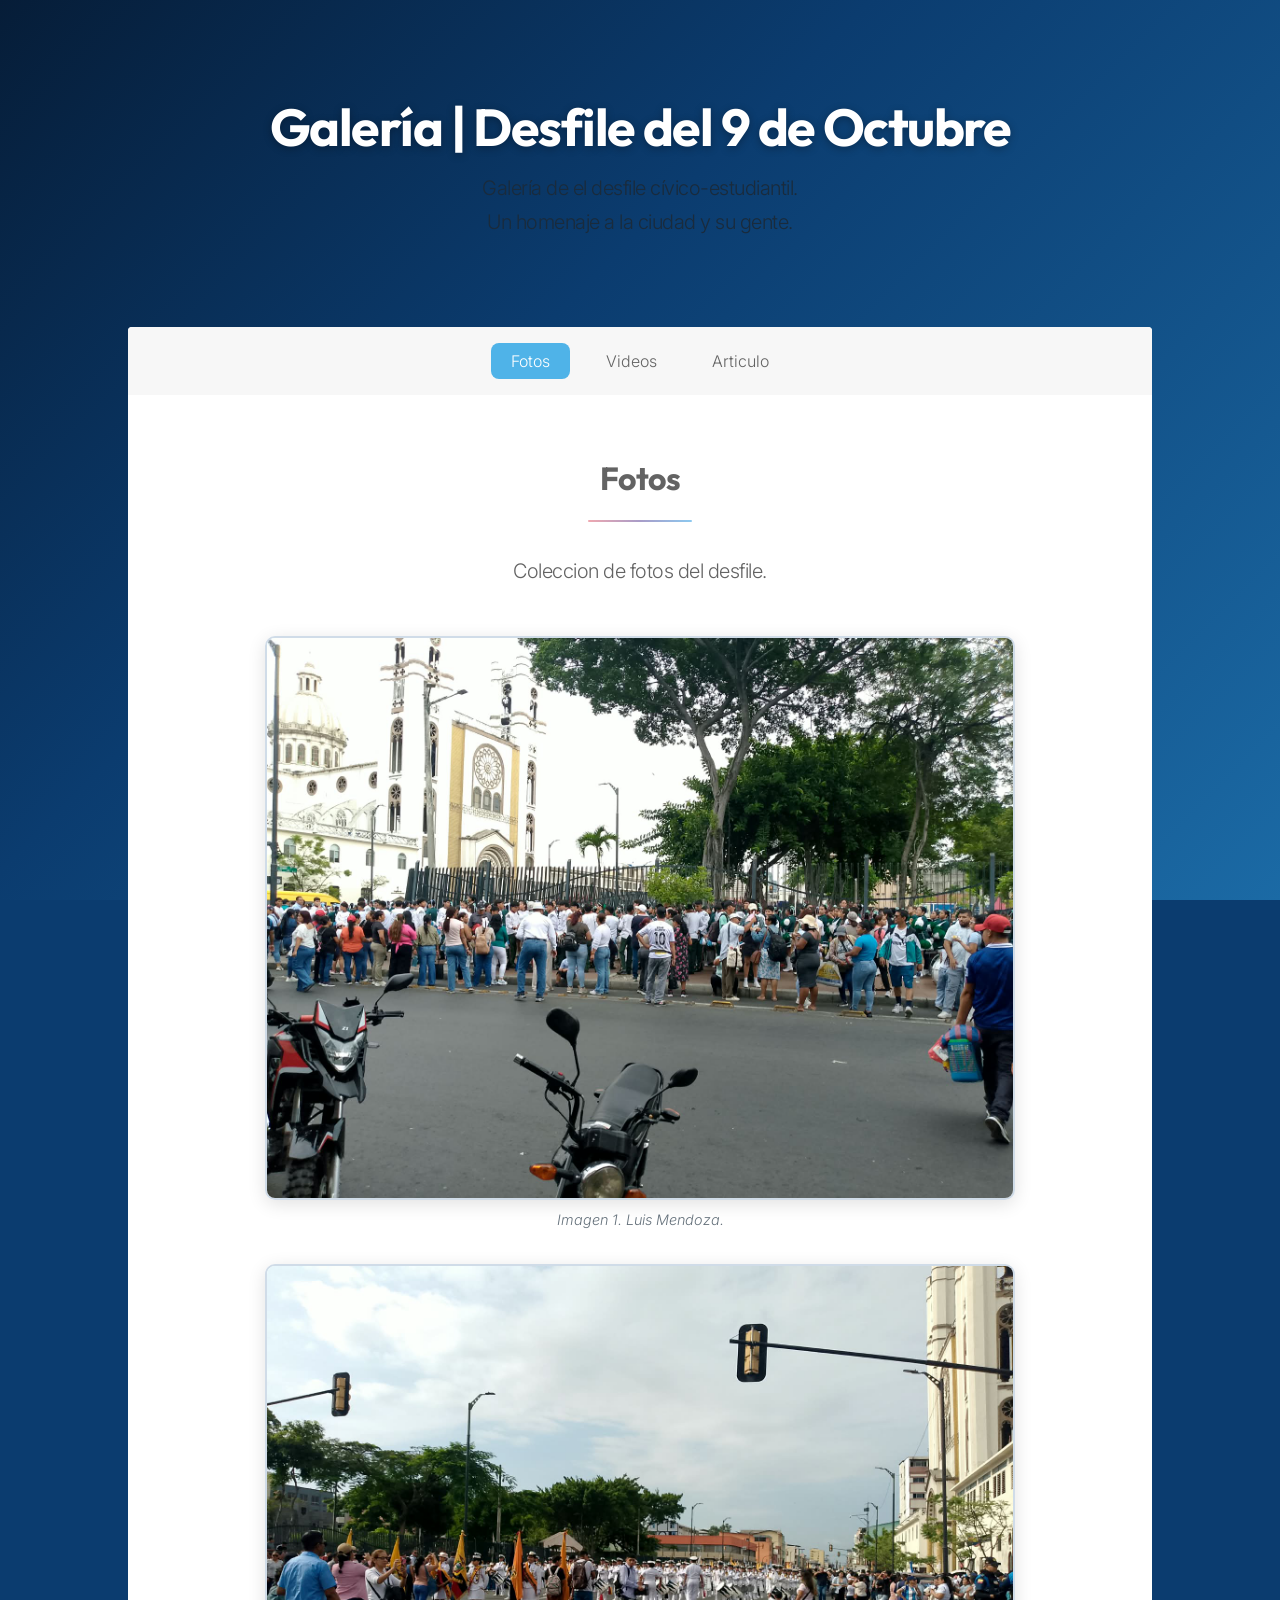
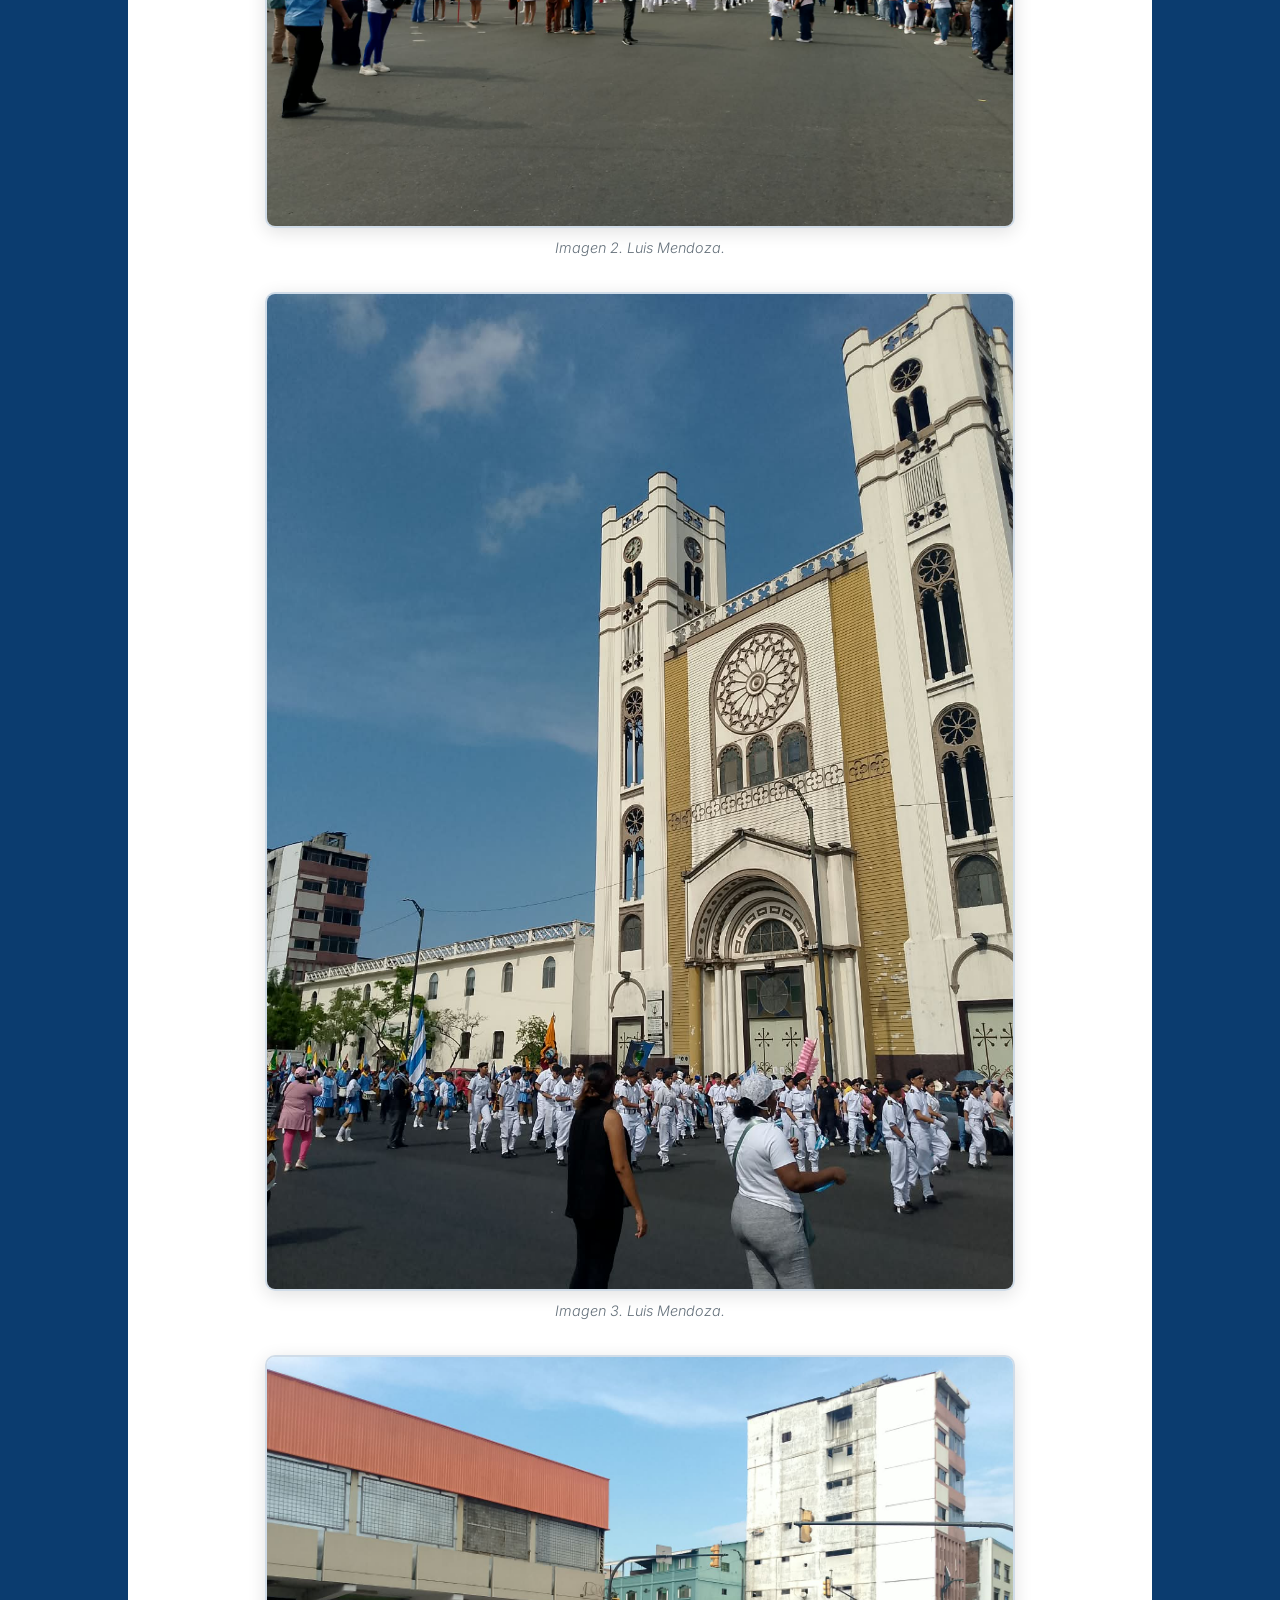
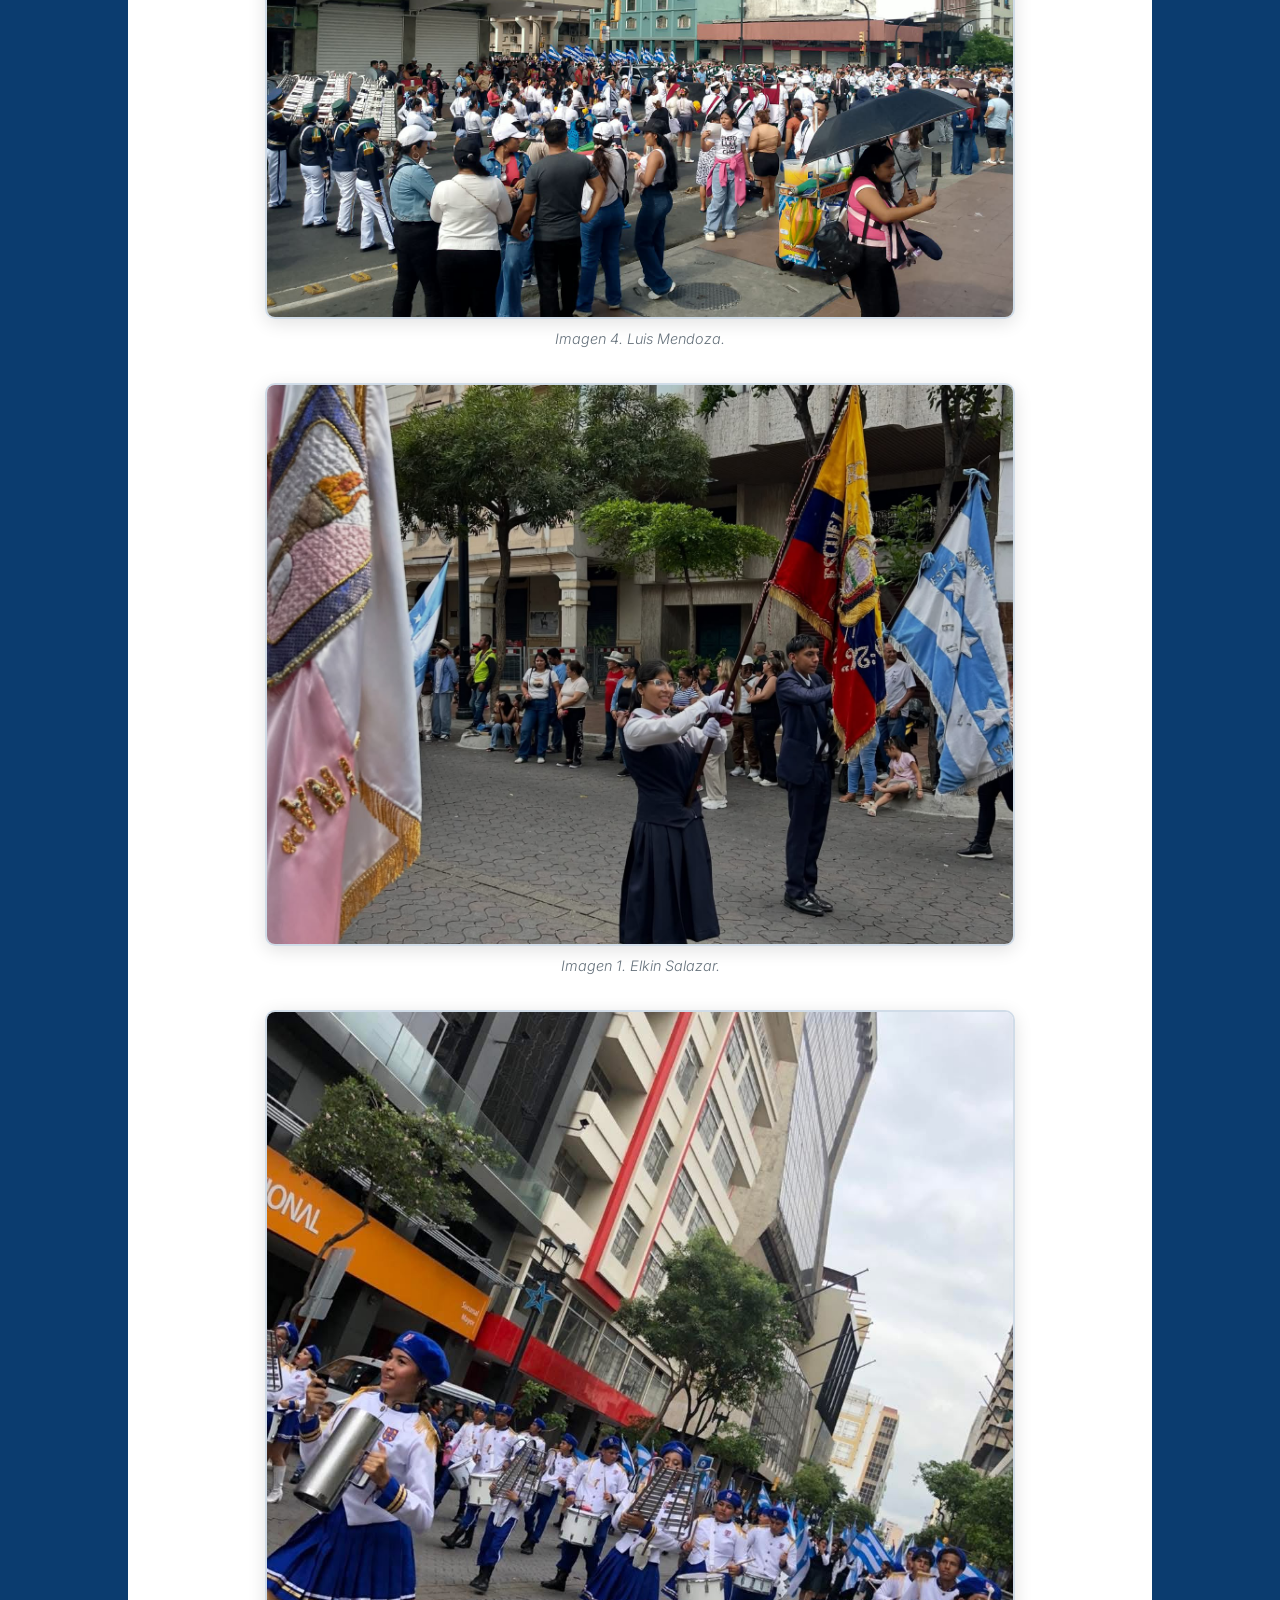
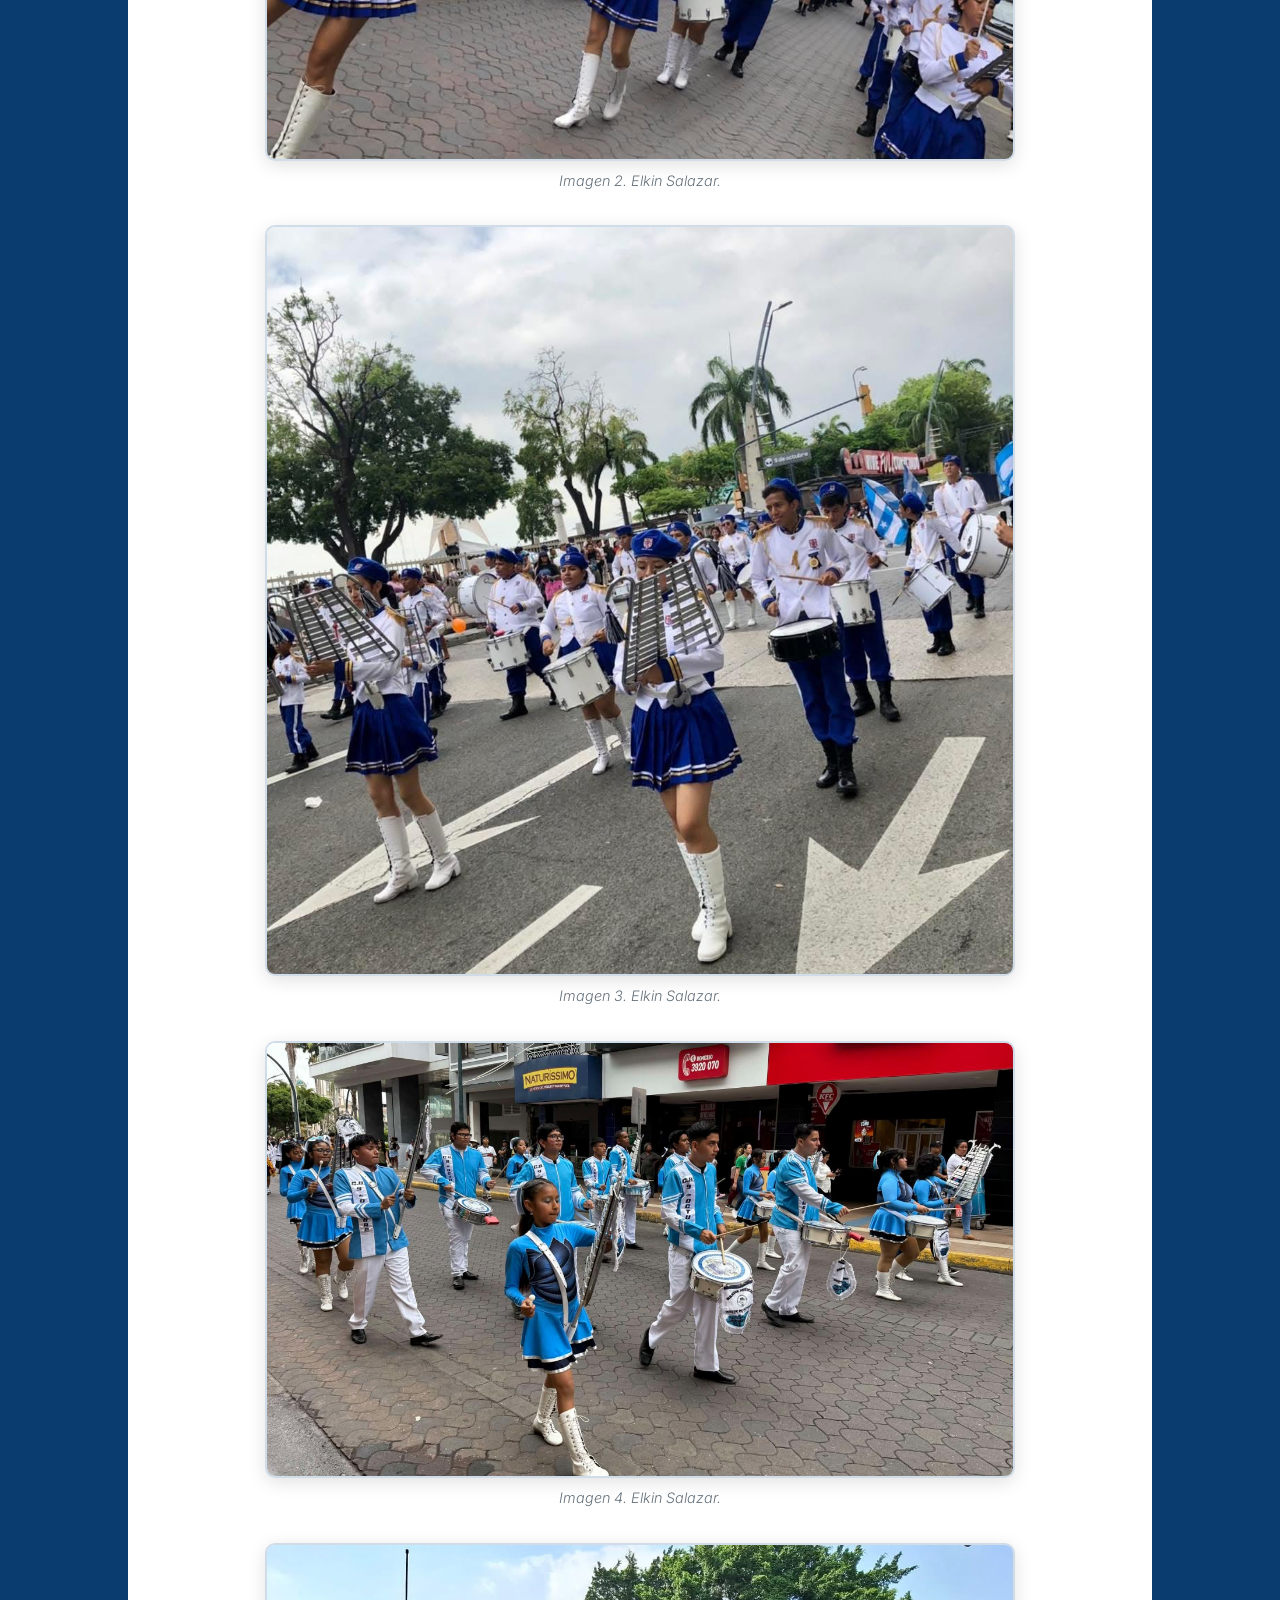
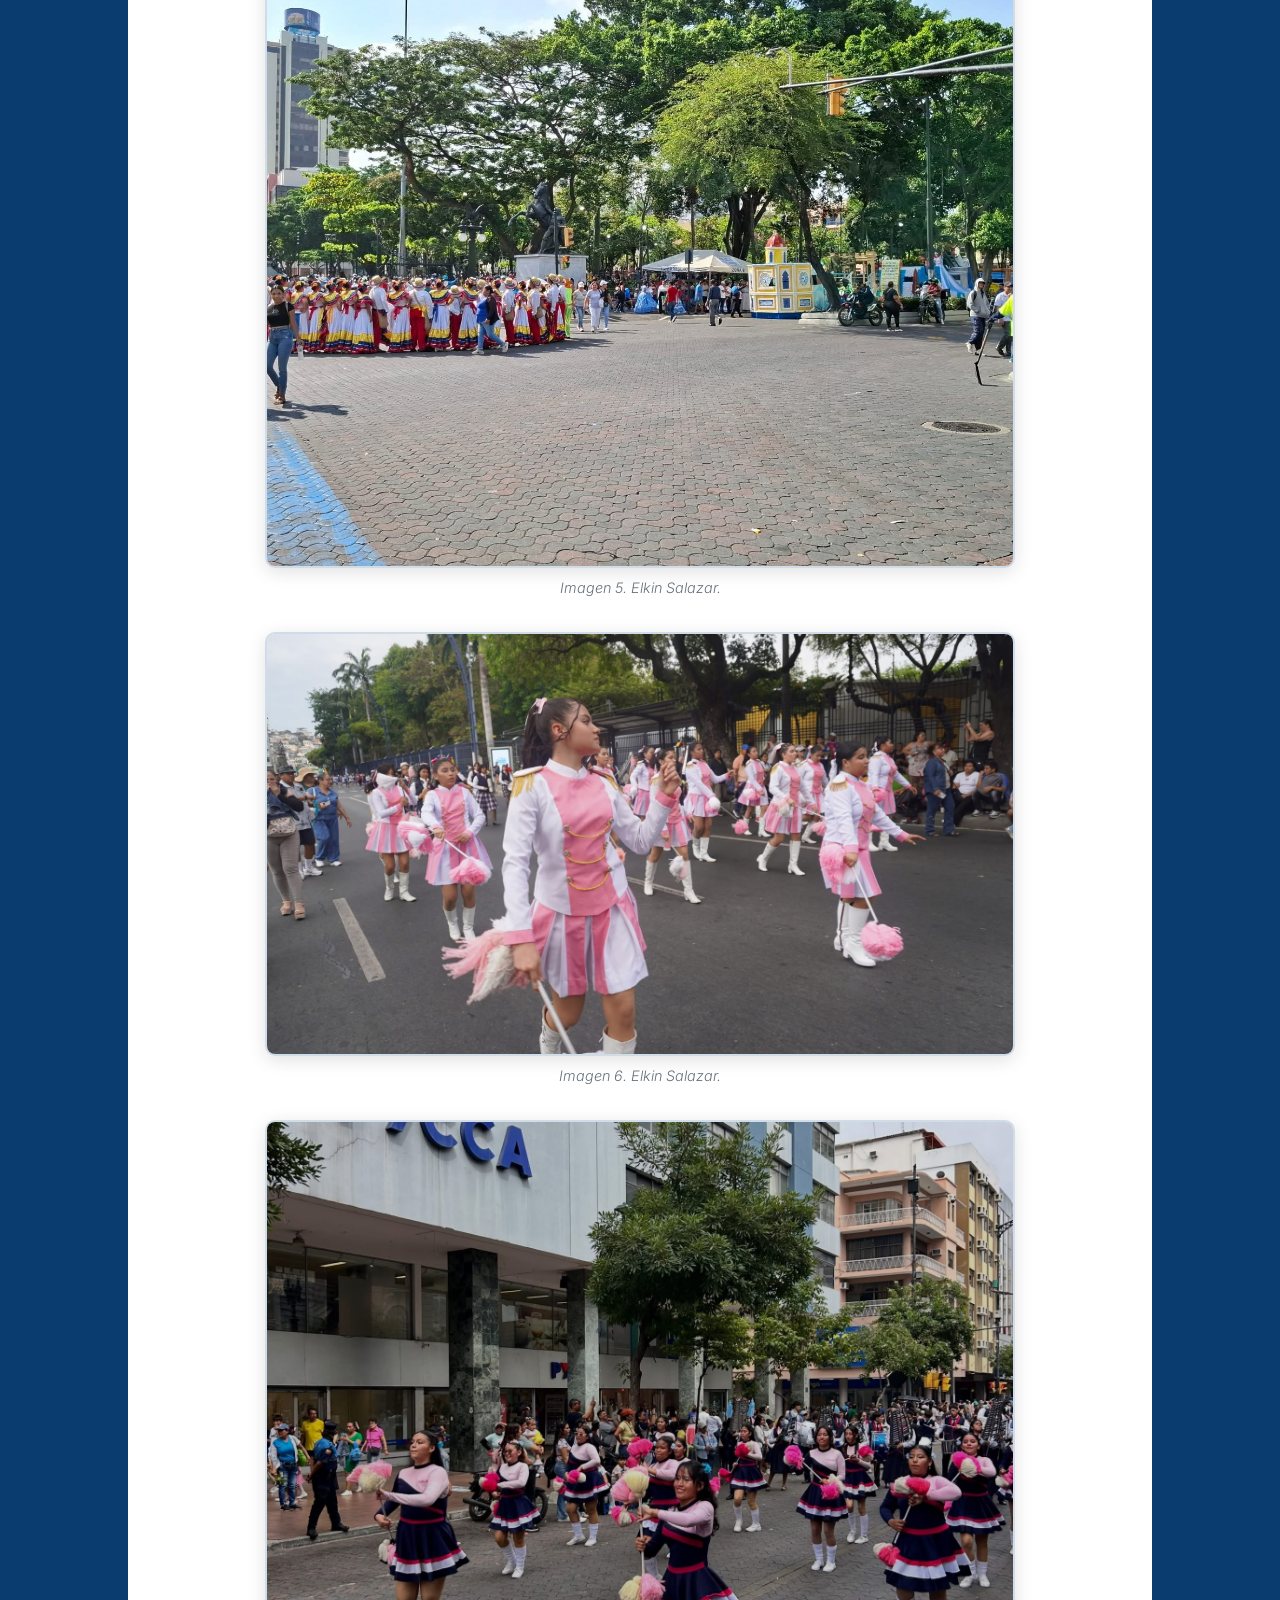
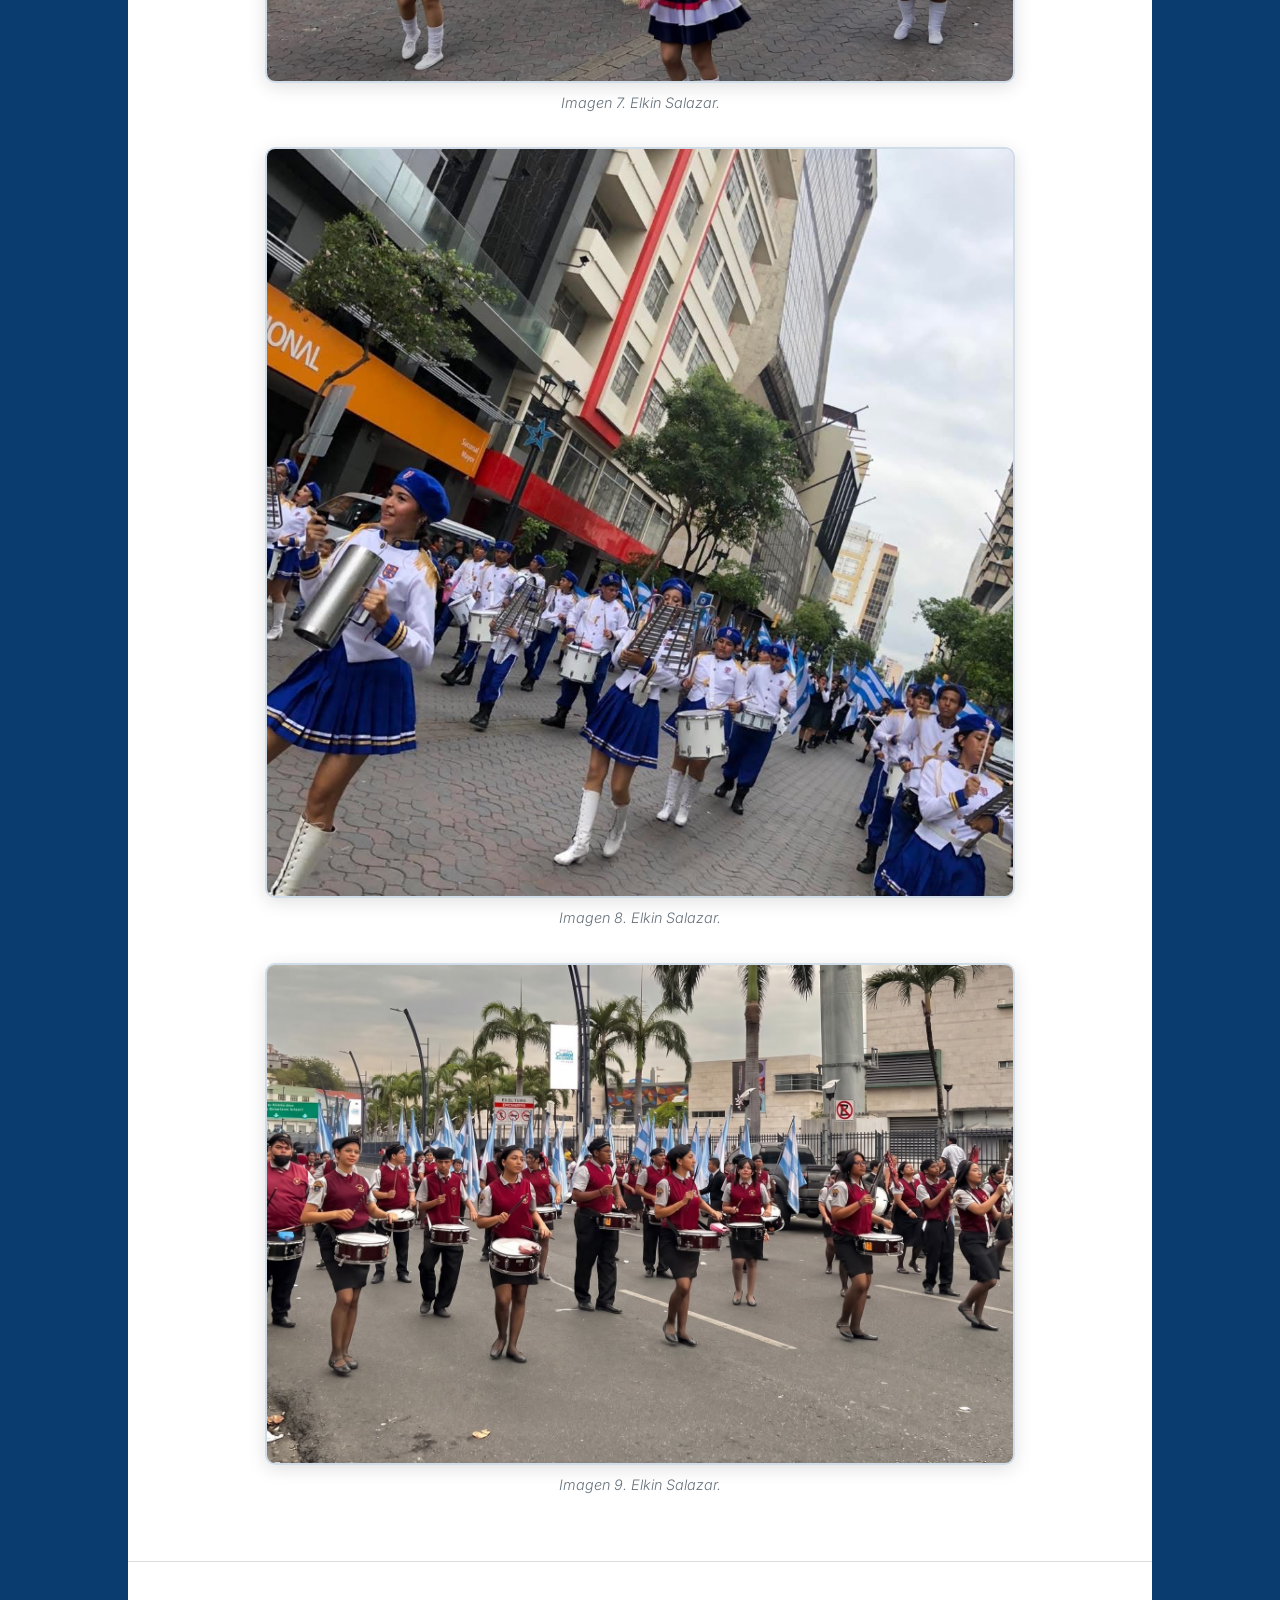
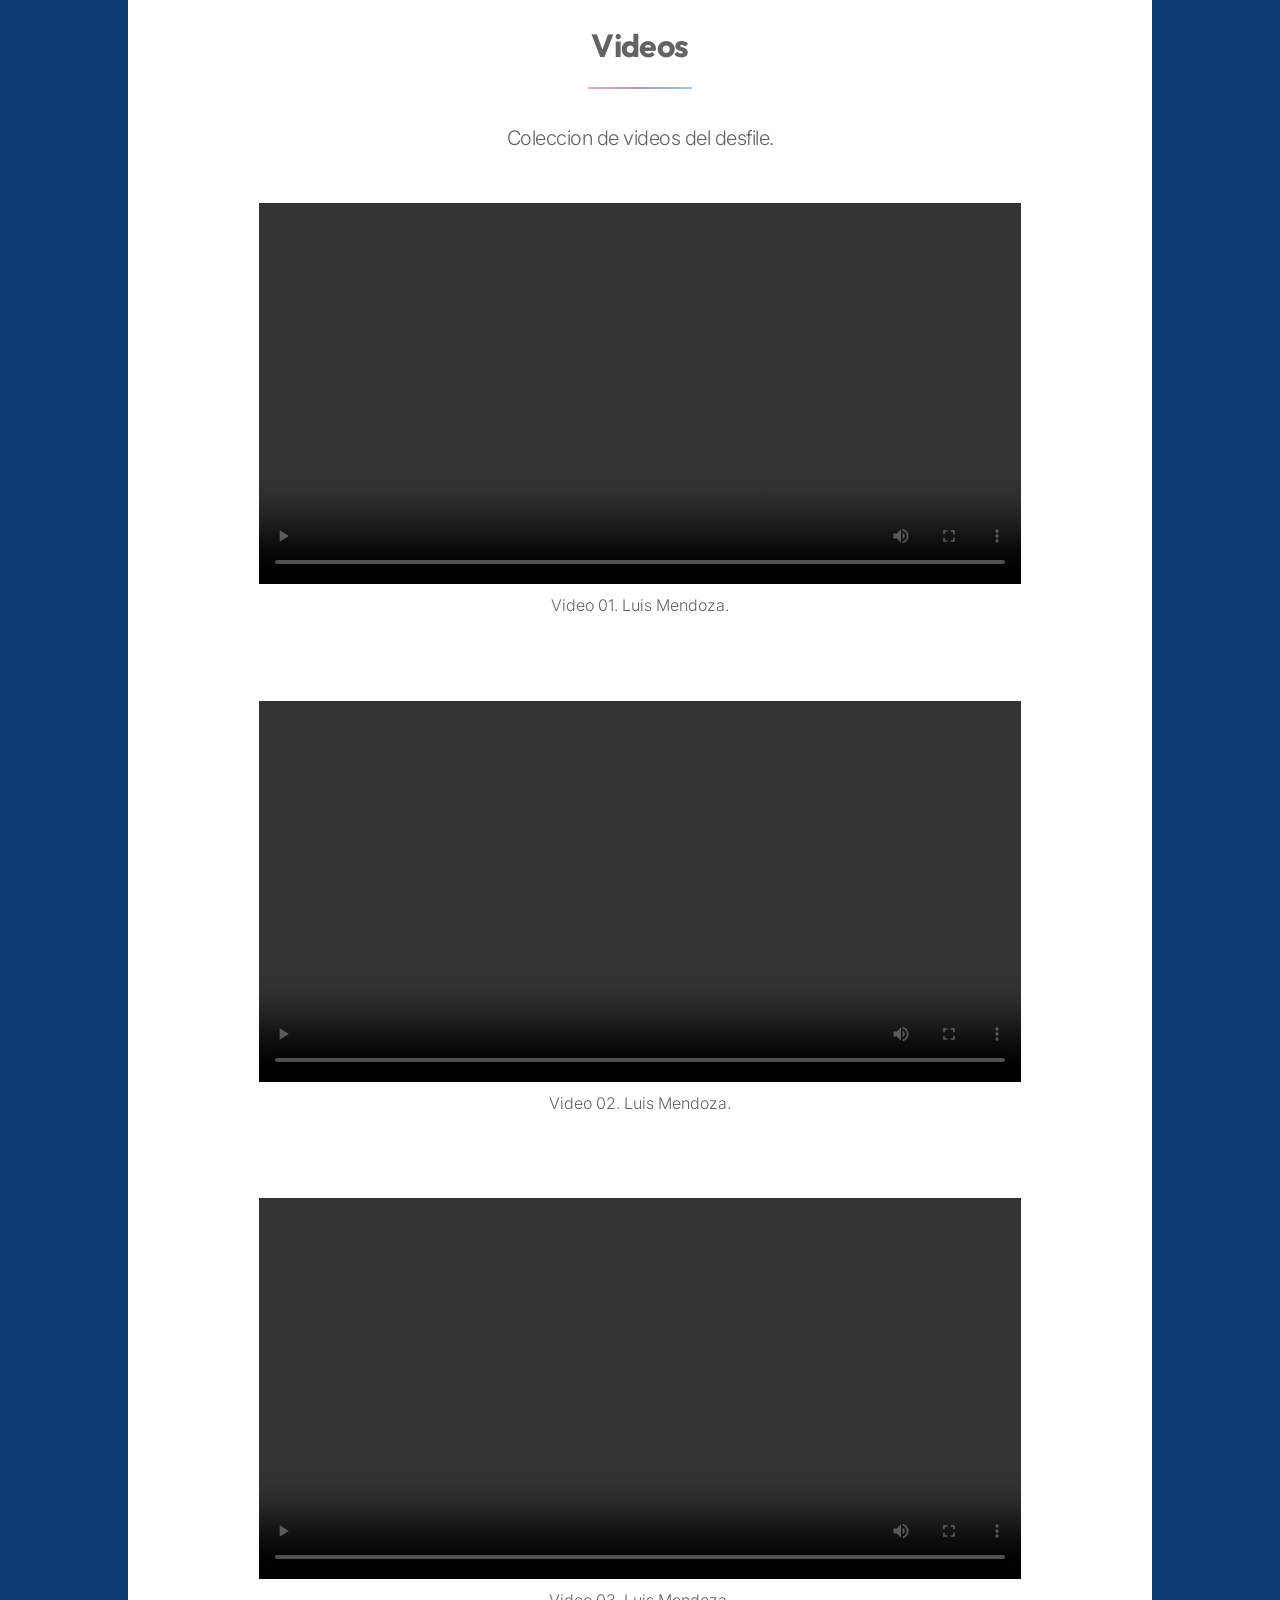
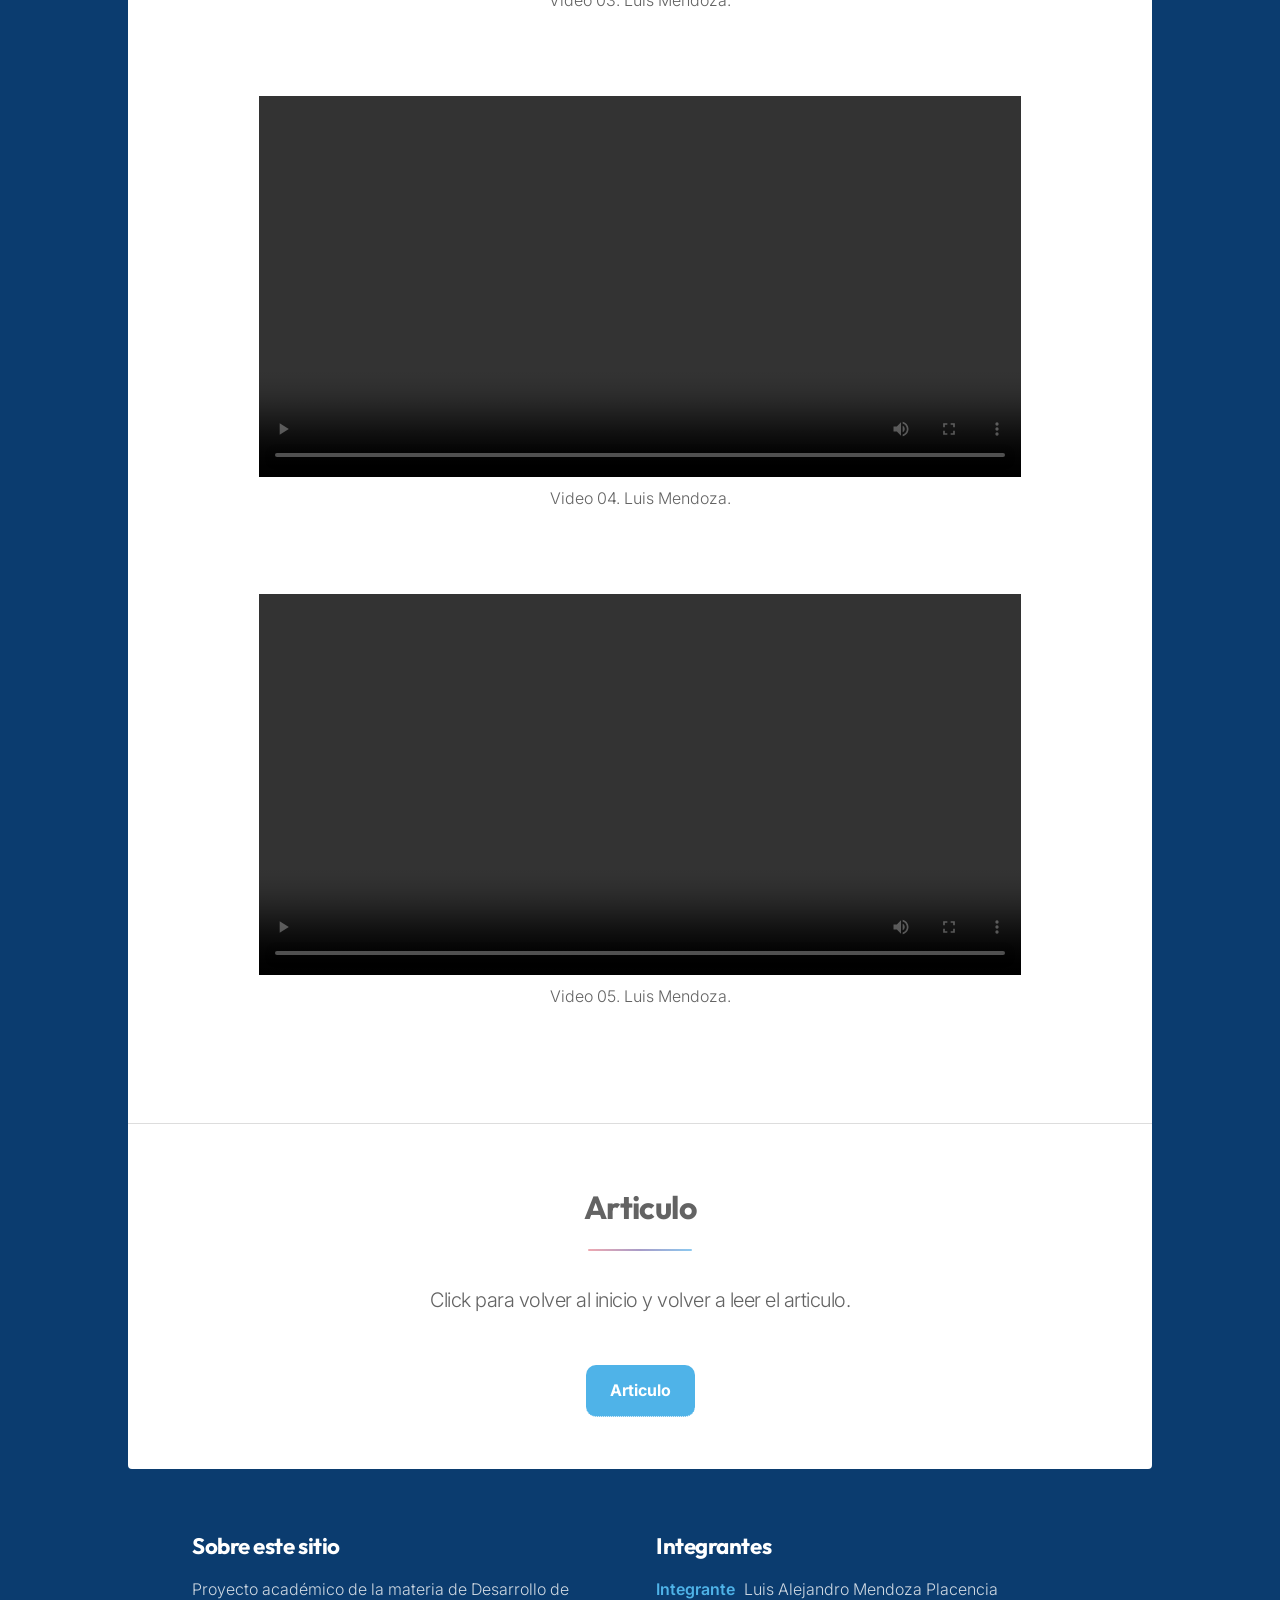
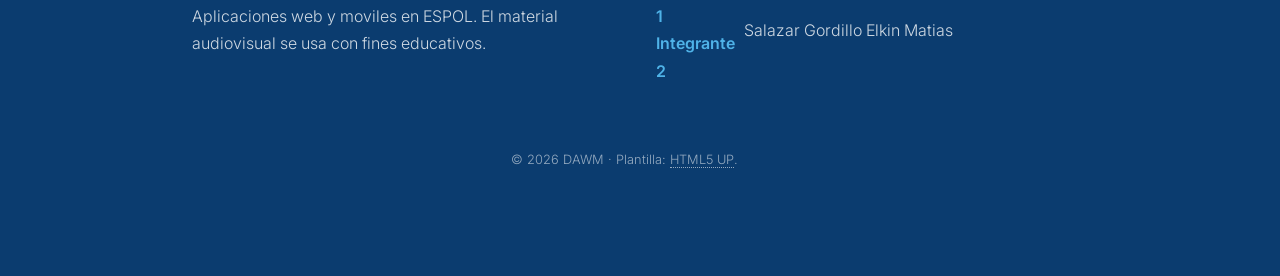
<file: galeria.html>
<!DOCTYPE HTML>
<!--
	Stellar by HTML5 UP
	html5up.net | @ajlkn
	Free for personal and commercial use under the CCA 3.0 license (html5up.net/license)
-->
<html lang="es">

<head>
	<title>Desfile del 9 de Octubre | Guayaquil</title>
	<meta charset="utf-8" />
	<meta name="description" content="Sitio web sobre el desfile cívico-estudiantil del 9 de Octubre en Guayaquil." />
	<meta name="viewport" content="width=device-width, initial-scale=1.0" />
	<link rel="preconnect" href="https://fonts.googleapis.com">
	<link rel="preconnect" href="https://fonts.gstatic.com" crossorigin>
	<link href="https://fonts.googleapis.com/css2?family=Outfit:wght@300;400;600;700&family=Inter:wght@400;500&display=swap" rel="stylesheet">
	<link rel="stylesheet" href="assets/css/main.css" />
	<link rel="stylesheet" href="assets/css/estilos.css" />
	<noscript>
		<link rel="stylesheet" href="assets/css/noscript.css" />
	</noscript>
</head>

<body class="is-preload">

	<!-- Wrapper -->
	<div id="wrapper">

		<!-- Header -->
		<header id="header" class="alt">
			<h1>Galería | Desfile del 9 de Octubre</h1>
			<p>Galería de el desfile cívico-estudiantil.<br />
				Un homenaje a la ciudad y su gente.</p>
		</header>

		<!-- Nav -->
		<nav id="nav" aria-label="Secciones del sitio">
			<ul>
				<li><a href="#Fotos" class="active">Fotos</a></li>
				<li><a href="#Videos">Videos</a></li>
				<li><a href="#Articulo">Articulo</a></li>
			</ul>
		</nav>
		<!-- Main -->
		<div id="main">
			<!-- Fotos del evento -->
			<section id="Fotos" class="main special">
				<header class="major">
					<h2>Fotos</h2>
					<p>Coleccion de fotos del desfile.</p>
				</header>
				<figure class="imagen-seccion">
					<img src="media/LuisMendoza/Imagen01.jpeg" alt="Imagen01" />
					<figcaption>Imagen 1. Luis Mendoza.</figcaption>
				</figure>
				<figure class="imagen-seccion">
					<img src="media/LuisMendoza/Imagen02.jpeg" alt="Imagen02" />
					<figcaption>Imagen 2. Luis Mendoza.</figcaption>
				</figure>
				<figure class="imagen-seccion">
					<img src="media/LuisMendoza/Imagen03.jpeg" alt="Imagen03" />
					<figcaption>Imagen 3. Luis Mendoza.</figcaption>
				</figure>
				<figure class="imagen-seccion">
					<img src="media/LuisMendoza/Imagen04.jpeg" alt="Imagen04" />
					<figcaption>Imagen 4. Luis Mendoza.</figcaption>
				</figure>
				<figure class="imagen-seccion">
					<img src="media/Elkin Salazar/Imagen1.jpeg" alt="Imagen 1 del desfile - Elkin Salazar" />
					<figcaption>Imagen 1. Elkin Salazar.</figcaption>
				</figure>
				<figure class="imagen-seccion">
					<img src="media/Elkin Salazar/Imagen2.jpeg" alt="Imagen 2 del desfile - Elkin Salazar" />
					<figcaption>Imagen 2. Elkin Salazar.</figcaption>
				</figure>
				<figure class="imagen-seccion">
					<img src="media/Elkin Salazar/Imagen3.jpeg" alt="Imagen 3 del desfile - Elkin Salazar" />
					<figcaption>Imagen 3. Elkin Salazar.</figcaption>
				</figure>
				<figure class="imagen-seccion">
					<img src="media/Elkin Salazar/Imagen4.jpeg" alt="Imagen 4 del desfile - Elkin Salazar" />
					<figcaption>Imagen 4. Elkin Salazar.</figcaption>
				</figure>
				<figure class="imagen-seccion">
					<img src="media/Elkin Salazar/Imagen5.jpeg" alt="Imagen 5 del desfile - Elkin Salazar" />
					<figcaption>Imagen 5. Elkin Salazar.</figcaption>
				</figure>
				<figure class="imagen-seccion">
					<img src="media/Elkin Salazar/Imagen6.jpeg" alt="Imagen 6 del desfile - Elkin Salazar" />
					<figcaption>Imagen 6. Elkin Salazar.</figcaption>
				</figure>
				<figure class="imagen-seccion">
					<img src="media/Elkin Salazar/Imagen7.jpeg" alt="Imagen 7 del desfile - Elkin Salazar" />
					<figcaption>Imagen 7. Elkin Salazar.</figcaption>
				</figure>
				<figure class="imagen-seccion">
					<img src="media/Elkin Salazar/Imagen8.jpeg" alt="Imagen 8 del desfile - Elkin Salazar" />
					<figcaption>Imagen 8. Elkin Salazar.</figcaption>
				</figure>
				<figure class="imagen-seccion">
					<img src="media/Elkin Salazar/Imagen9.jpeg" alt="Imagen 9 del desfile - Elkin Salazar" />
					<figcaption>Imagen 9. Elkin Salazar.</figcaption>
				</figure>
			</section>

			<!-- Videos del evento -->
			<section id="Videos" class="main special">
				<header class="major">
					<h2>Videos</h2>
					<p>Coleccion de videos del desfile.</p>
				</header>
				<figure>	
					<video width="85%" height=auto controls>
						<source src="media/LuisMendoza/Video01.mp4" type="video/mp4">
					</video>
					<figcaption>Video 01. Luis Mendoza.<br><br><br><br></figcaption>
				</figure>
				
				<figure>	
					<video width="85%" height=auto controls>
						<source src="media/LuisMendoza/Video02.mp4" type="video/mp4">
					</video>
					<figcaption>Video 02. Luis Mendoza.<br><br><br><br></figcaption>
				</figure>
				<figure>	
					<video width="85%" height=auto controls>
						<source src="media/LuisMendoza/Video03.mp4" type="video/mp4">
					</video>
					<figcaption>Video 03. Luis Mendoza.<br><br><br><br></figcaption>
				</figure>
				<figure>	
					<video width="85%" height=auto controls>
						<source src="media/LuisMendoza/Video04.mp4" type="video/mp4">
					</video>
					<figcaption>Video 04. Luis Mendoza.<br><br><br><br></figcaption>
				</figure>
				<figure>	
					<video width="85%" height=auto controls>
						<source src="media/LuisMendoza/Video05.mp4" type="video/mp4">
					</video>
					<figcaption>Video 05. Luis Mendoza.<br><br><br><br></figcaption>
				</figure>

				
			</section>
			<!-- Articulo (index.html) -->

			<section id="Articulo" class="main special">
				<header class="major">
					<h2>Articulo</h2>
					<p>Click para volver al inicio y volver a leer el articulo.</p>
				</header>
				<a href="./index.html" class="Articulobt">Articulo</a>
			</section>
		</div>

		<!-- Footer -->
		<footer id="footer">
			<section>
				<h2>Sobre este sitio</h2>
				<p>Proyecto académico de la materia de Desarrollo de Aplicaciones web y moviles en ESPOL. El material
					audiovisual se usa con fines educativos.</p>
			</section>
			<section>
				<h2>Integrantes</h2>
				<dl class="alt">
					<dt>Integrante 1</dt>
					<dd>Luis Alejandro Mendoza Placencia</dd>
					<dt>Integrante 2</dt>
					<dd>Salazar Gordillo Elkin Matias</dd>
				</dl>
			</section>
			<p class="copyright">&copy; <time datetime="2026">2026</time> DAWM &middot; Plantilla: <a
					href="https://html5up.net">HTML5 UP</a>.</p>
		</footer>
	</div>

	<!-- Scripts -->
	<script src="assets/js/jquery.min.js"></script>
	<script src="assets/js/jquery.scrollex.min.js"></script>
	<script src="assets/js/jquery.scrolly.min.js"></script>
	<script src="assets/js/browser.min.js"></script>
	<script src="assets/js/breakpoints.min.js"></script>
	<script src="assets/js/util.js"></script>
	<script src="assets/js/main.js"></script>

</body>

</html>
</file>
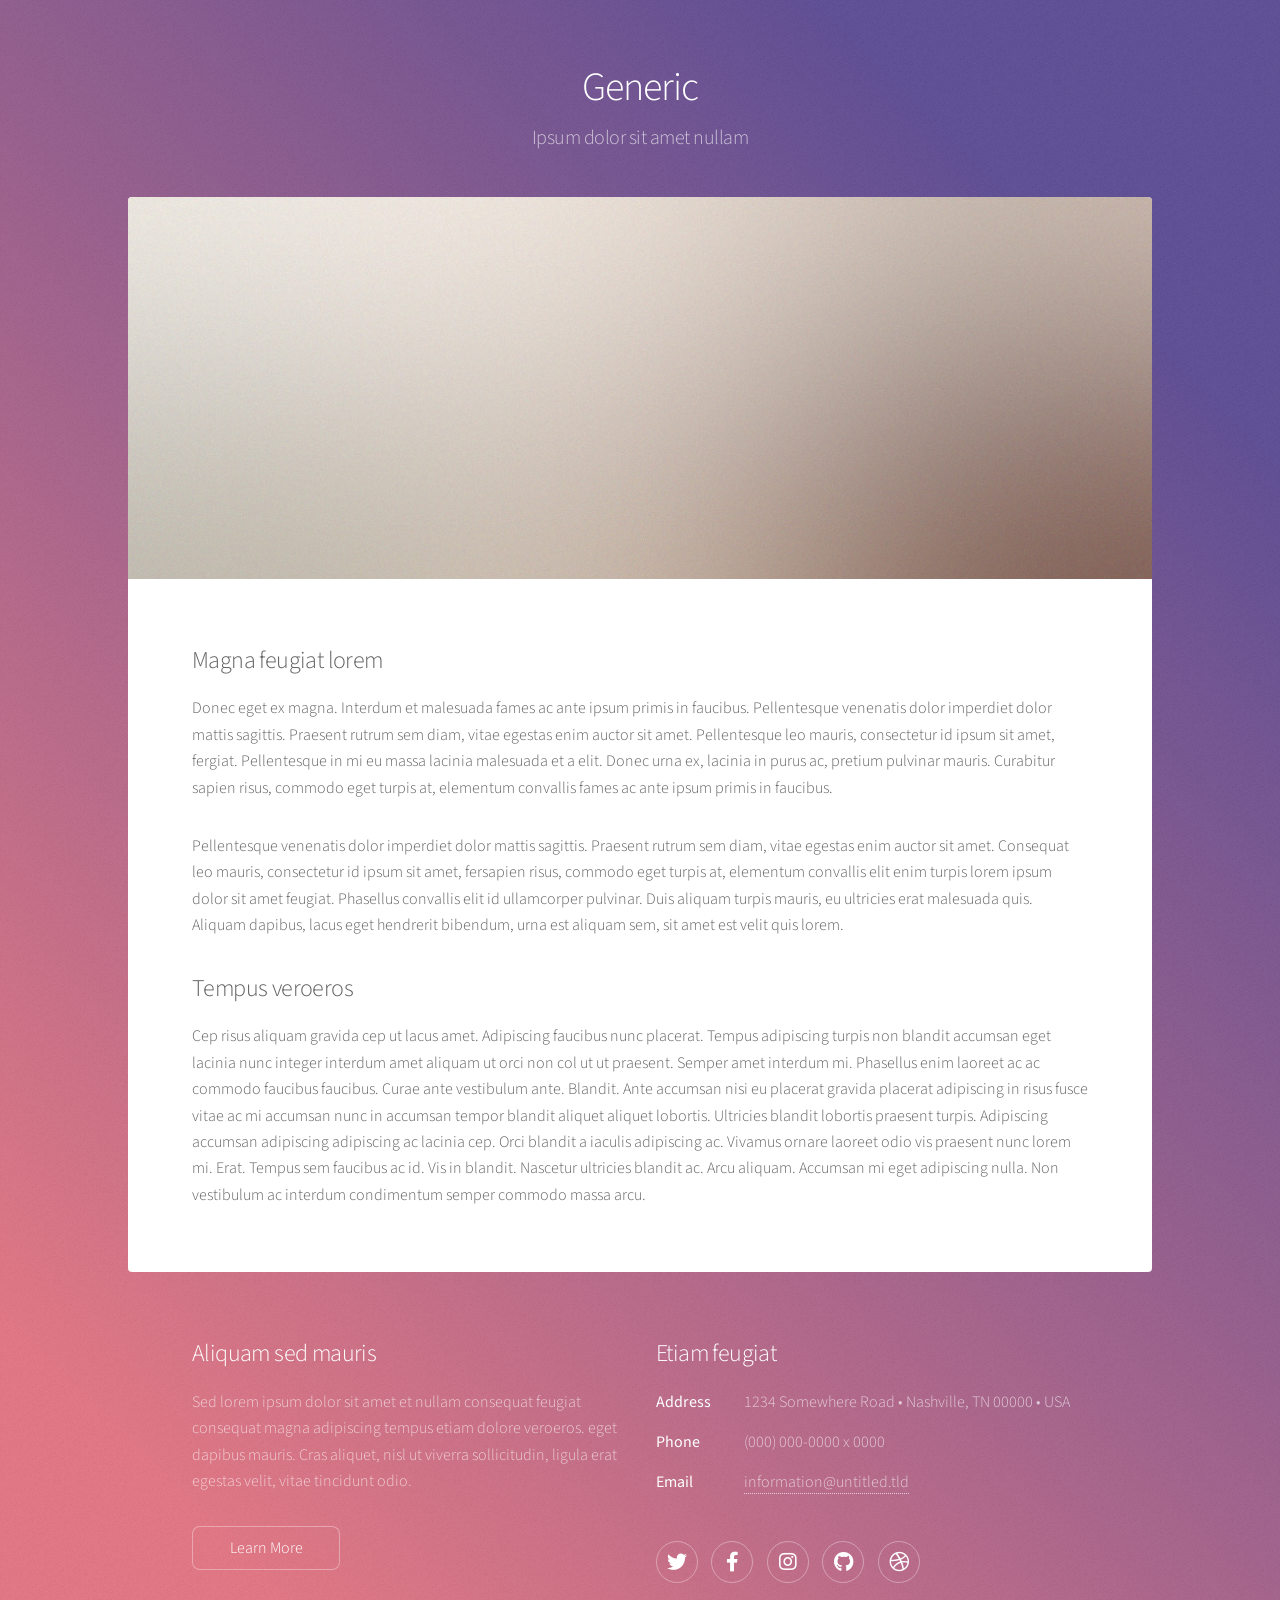
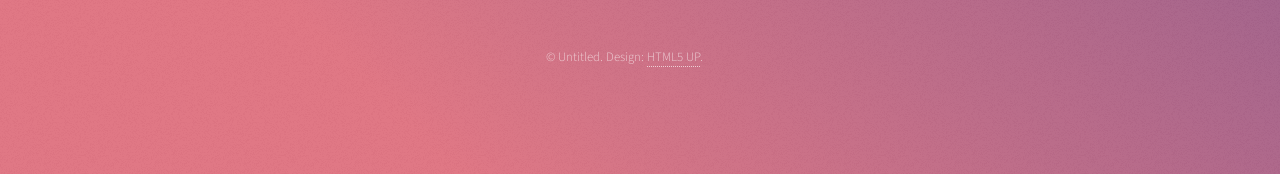
<file: generic.html>
<!DOCTYPE HTML>
<!--
	Stellar by HTML5 UP
	html5up.net | @ajlkn
	Free for personal and commercial use under the CCA 3.0 license (html5up.net/license)
-->
<html>
	<head>
		<title>Generic - Stellar by HTML5 UP</title>
		<meta charset="utf-8" />
		<meta name="viewport" content="width=device-width, initial-scale=1, user-scalable=no" />
		<link rel="stylesheet" href="assets/css/main.css" />
		<noscript><link rel="stylesheet" href="assets/css/noscript.css" /></noscript>
	</head>
	<body class="is-preload">

		<!-- Wrapper -->
			<div id="wrapper">

				<!-- Header -->
					<header id="header">
						<h1>Generic</h1>
						<p>Ipsum dolor sit amet nullam</p>
					</header>

				<!-- Main -->
					<div id="main">

						<!-- Content -->
							<section id="content" class="main">
								<span class="image main"><img src="images/pic04.jpg" alt="" /></span>
								<h2>Magna feugiat lorem</h2>
								<p>Donec eget ex magna. Interdum et malesuada fames ac ante ipsum primis in faucibus. Pellentesque venenatis dolor imperdiet dolor mattis sagittis. Praesent rutrum sem diam, vitae egestas enim auctor sit amet. Pellentesque leo mauris, consectetur id ipsum sit amet, fergiat. Pellentesque in mi eu massa lacinia malesuada et a elit. Donec urna ex, lacinia in purus ac, pretium pulvinar mauris. Curabitur sapien risus, commodo eget turpis at, elementum convallis fames ac ante ipsum primis in faucibus.</p>
								<p>Pellentesque venenatis dolor imperdiet dolor mattis sagittis. Praesent rutrum sem diam, vitae egestas enim auctor sit amet. Consequat leo mauris, consectetur id ipsum sit amet, fersapien risus, commodo eget turpis at, elementum convallis elit enim turpis lorem ipsum dolor sit amet feugiat. Phasellus convallis elit id ullamcorper pulvinar. Duis aliquam turpis mauris, eu ultricies erat malesuada quis. Aliquam dapibus, lacus eget hendrerit bibendum, urna est aliquam sem, sit amet est velit quis lorem.</p>
								<h2>Tempus veroeros</h2>
								<p>Cep risus aliquam gravida cep ut lacus amet. Adipiscing faucibus nunc placerat. Tempus adipiscing turpis non blandit accumsan eget lacinia nunc integer interdum amet aliquam ut orci non col ut ut praesent. Semper amet interdum mi. Phasellus enim laoreet ac ac commodo faucibus faucibus. Curae ante vestibulum ante. Blandit. Ante accumsan nisi eu placerat gravida placerat adipiscing in risus fusce vitae ac mi accumsan nunc in accumsan tempor blandit aliquet aliquet lobortis. Ultricies blandit lobortis praesent turpis. Adipiscing accumsan adipiscing adipiscing ac lacinia cep. Orci blandit a iaculis adipiscing ac. Vivamus ornare laoreet odio vis praesent nunc lorem mi. Erat. Tempus sem faucibus ac id. Vis in blandit. Nascetur ultricies blandit ac. Arcu aliquam. Accumsan mi eget adipiscing nulla. Non vestibulum ac interdum condimentum semper commodo massa arcu.</p>
							</section>

					</div>

				<!-- Footer -->
					<footer id="footer">
						<section>
							<h2>Aliquam sed mauris</h2>
							<p>Sed lorem ipsum dolor sit amet et nullam consequat feugiat consequat magna adipiscing tempus etiam dolore veroeros. eget dapibus mauris. Cras aliquet, nisl ut viverra sollicitudin, ligula erat egestas velit, vitae tincidunt odio.</p>
							<ul class="actions">
								<li><a href="#" class="button">Learn More</a></li>
							</ul>
						</section>
						<section>
							<h2>Etiam feugiat</h2>
							<dl class="alt">
								<dt>Address</dt>
								<dd>1234 Somewhere Road &bull; Nashville, TN 00000 &bull; USA</dd>
								<dt>Phone</dt>
								<dd>(000) 000-0000 x 0000</dd>
								<dt>Email</dt>
								<dd><a href="#">information@untitled.tld</a></dd>
							</dl>
							<ul class="icons">
								<li><a href="#" class="icon brands fa-twitter alt"><span class="label">Twitter</span></a></li>
								<li><a href="#" class="icon brands fa-facebook-f alt"><span class="label">Facebook</span></a></li>
								<li><a href="#" class="icon brands fa-instagram alt"><span class="label">Instagram</span></a></li>
								<li><a href="#" class="icon brands fa-github alt"><span class="label">GitHub</span></a></li>
								<li><a href="#" class="icon brands fa-dribbble alt"><span class="label">Dribbble</span></a></li>
							</ul>
						</section>
						<p class="copyright">&copy; Untitled. Design: <a href="https://html5up.net">HTML5 UP</a>.</p>
					</footer>

			</div>

		<!-- Scripts -->
			<script src="assets/js/jquery.min.js"></script>
			<script src="assets/js/jquery.scrollex.min.js"></script>
			<script src="assets/js/jquery.scrolly.min.js"></script>
			<script src="assets/js/browser.min.js"></script>
			<script src="assets/js/breakpoints.min.js"></script>
			<script src="assets/js/util.js"></script>
			<script src="assets/js/main.js"></script>

	</body>
</html>
</file>
<file: assets/css/estilos.css>
/* Personalización de la plantilla para el proyecto.
   Se carga después de main.css, por eso sus reglas tienen prioridad. */

/* =============================================
   VARIABLES GLOBALES
   ============================================= */
:root {
	--color-primario: #0b3c6f;
	--color-secundario: #1b6aa5;
	--color-acento: #4fb3e8;
	--color-superficie: #ffffff;
	--color-texto: #1a2b3c;
	--color-texto-suave: #66727c;
	--color-borde: #d0dce8;
	--radio: 10px;
	--sombra: 0 4px 18px rgba(0, 0, 0, 0.12);
	--espacio-pequeno: 8px;
	--espacio-medio: 16px;
	--espacio-grande: 32px;
	--ancho-maximo: 1100px;
	--fuente-titulo: 'Outfit', sans-serif;
	--fuente-cuerpo: 'Inter', sans-serif;
}

/* =============================================
   MODELO DE CAJA UNIVERSAL
   ============================================= */
*,
*::before,
*::after {
	box-sizing: border-box;
}

/* =============================================
   TIPOGRAFÍA
   ============================================= */
body {
	font-family: var(--fuente-cuerpo) !important;
	font-size: 1rem;
	line-height: 1.7;
	color: var(--color-texto);
}

h1,
h2,
h3,
h4 {
	font-family: var(--fuente-titulo) !important;
	font-weight: 700;
	letter-spacing: -0.02em;
	line-height: 1.2;
}

h1 {
	font-size: 2.6rem;
}

h2 {
	font-size: 1.8rem;
}

h3 {
	font-size: 1.2rem;
	font-weight: 600;
}

p {
	font-family: var(--fuente-cuerpo) !important;
}

/* =============================================
   FONDO DE PÁGINA
   ============================================= */
body {
	background-color: var(--color-primario);
	background-image: linear-gradient(135deg, #061d38 0%, var(--color-primario) 40%, var(--color-secundario) 100%);
	background-attachment: fixed;
}

/* =============================================
   NAVEGACIÓN
   ============================================= */
#nav ul li a {
	transition: background-color 0.3s ease, color 0.3s ease;
}

#nav ul li a.active {
	background-color: var(--color-acento);
	color: var(--color-superficie);
}

#nav ul li a:hover {
	background-color: var(--color-secundario);
	color: var(--color-superficie);
}

/* =============================================
   BOTONES
   ============================================= */
.button {
	border-radius: var(--radio);
	transition: background-color 0.3s ease, color 0.3s ease, transform 0.2s ease;
}

.button:hover {
	background-color: var(--color-acento);
	color: var(--color-superficie) !important;
	transform: translateY(-2px);
}

/* Foco visible para quien navega con teclado */
#nav a:focus-visible,
.button:focus-visible {
	outline: 3px solid var(--color-acento);
	outline-offset: 2px;
}

/* =============================================
   SECCIONES — Bordes superiores por ID
   ============================================= */
#inicio {
	border-top: 4px solid var(--color-acento);
}

#sobre-desfile {
	border-top: 4px solid var(--color-secundario);
}

#comunidad {
	border-top: 4px solid var(--color-acento);
}

#impacto {
	border-top: 4px solid var(--color-secundario);
}

#vision {
	border-top: 4px solid var(--color-acento);
}

/* =============================================
   SECCIONES — Tarjetas de features
   ============================================= */
.features li,
.features article {
	transition: transform 0.3s ease, box-shadow 0.3s ease;
}

.features li:hover,
.features article:hover {
	transform: translateY(-4px);
	box-shadow: var(--sombra);
}
.features article{
	padding-top: 10px;
}
.features li{
	padding-top: 10px;
}

/* Iconos dentro de features */
.icon.major {
	transition: transform 0.3s ease;
}

.features li:hover .icon.major,
.features article:hover .icon.major {
	transform: scale(1.01);
}

/* =============================================
   IMÁGENES — Hero (spotlight)
   ============================================= */
.image {
	border-radius: var(--radio) !important;
	border: 2px solid var(--color-borde) !important;
	overflow: hidden;
}

.image img {
	width: 100% !important;
	height: 100% !important;
	object-fit: cover !important;
	border-radius: 0 !important;
}

/* =============================================
   IMÁGENES — Secciones (figure)
   ============================================= */
.imagen-seccion {
	margin: var(--espacio-grande) auto;
	max-width: 750px;
	text-align: center;
}

.imagen-seccion img {
	display: block;
	max-width: 100%;
	height: auto;
	border-radius: var(--radio);
	border: 2px solid var(--color-borde);
	box-shadow: var(--sombra);
	transition: transform 0.3s ease, box-shadow 0.3s ease;
}

.imagen-seccion img:hover {
	transform: scale(1.02);
	box-shadow: 0 8px 30px rgba(0, 0, 0, 0.2);
}

.imagen-seccion figcaption {
	margin-top: var(--espacio-pequeno);
	color: var(--color-texto-suave);
	font-size: 0.9rem;
	font-style: italic;
}

.imagen-hero img {
	max-height: 400px;
	object-fit: cover;
	width: 100%;
}

.meta {
	color: var(--color-texto-suave) !important;
	font-size: 0.95rem;
}

/* =============================================
   FOOTER — Mejoras visuales
   ============================================= */


#footer h2 {
	color: var(--color-superficie) !important;
	font-size: 1.4rem;
}

#footer p,
#footer dd {
	color: rgba(255, 255, 255, 0.8) !important;
}

#footer dt {
	color: var(--color-acento) !important;
	font-weight: 600;
}

.copyright {
	font-size: 0.85rem;
	opacity: 0.7;
}

/* =============================================
   ENLACES — Transiciones globales
   ============================================= */
a {
	transition: color 0.3s ease;
}

/* =============================================
   HEADER — Tipografía mejorada
   ============================================= */
#header h1 {
	font-family: var(--fuente-titulo) !important;
	font-size: 3rem;
	font-weight: 700;
	letter-spacing: -0.03em;
	text-shadow: 0 2px 8px rgba(0, 0, 0, 0.3);
}

.GaleriaBt {
	display: block;
	width: fit-content;       /* Ajusta el ancho al texto (o puedes usar un ancho fijo como 200px) */
	margin: 20px auto;        /* 'auto' en los lados izq/der es lo que centra el botón */

	background-color: var(--color-acento); /* Color de fondo inicial (Azul) */
	color: var(--color-superficie);            /* Color de texto */
	border-radius: var(--radio);        /* Bordes redondeados */
	padding: 12px 24px;        /* Espaciado interno (arriba/abajo izq/der) */
	text-decoration: none;     /* Quita el subrayado por defecto del enlace */
	text-align: center;
	font-weight: bold;

	transition: background-color 0.3s ease, border-color 0.3s ease, transform 0.1s ease;
}

.GaleriaBt:hover {
	background-color: var(--color-primario); /* Color más oscuro al pasar el ratón */
	color: var(--color-superficie) !important;
}

.GaleriaBt:active {
	transform: scale(0.98);
	color: var(--color-superficie) !important;

}

.Articulobt {
	display: block;
	width: fit-content;       /* Ajusta el ancho al texto (o puedes usar un ancho fijo como 200px) */
	margin: 20px auto;        /* 'auto' en los lados izq/der es lo que centra el botón */

	background-color: var(--color-acento); /* Color de fondo inicial (Azul) */
	color: var(--color-superficie);            /* Color de texto */
	border-radius: var(--radio);        /* Bordes redondeados */
	padding: 12px 24px;        /* Espaciado interno (arriba/abajo izq/der) */
	text-decoration: none;     /* Quita el subrayado por defecto del enlace */
	text-align: center;
	font-weight: bold;

	transition: background-color 0.3s ease, border-color 0.3s ease, transform 0.1s ease;
}

.Articulobt:hover {
	background-color: var(--color-primario); /* Color más oscuro al pasar el ratón */
	color: var(--color-superficie) !important;
}

.Articulobt:active {
	transform: scale(0.98);
	color: var(--color-superficie) !important;

}
</file>
<file: assets/css/noscript.css>
/*
	Stellar by HTML5 UP
	html5up.net | @ajlkn
	Free for personal and commercial use under the CCA 3.0 license (html5up.net/license)
*/

/* Header */

	body.is-preload #header.alt > * {
		opacity: 1;
	}

	body.is-preload #header.alt .logo {
		-moz-transform: none;
		-webkit-transform: none;
		-ms-transform: none;
		transform: none;
	}
</file>
<file: assets/css/main.css>
@import url(fontawesome-all.min.css);
@import 'https://fonts.googleapis.com/css?family=Source+Sans+Pro:300,400';

/*
	Stellar by HTML5 UP
	html5up.net | @ajlkn
	Free for personal and commercial use under the CCA 3.0 license (html5up.net/license)
*/

html, body, div, span, applet, object,
iframe, h1, h2, h3, h4, h5, h6, p, blockquote,
pre, a, abbr, acronym, address, big, cite,
code, del, dfn, em, img, ins, kbd, q, s, samp,
small, strike, strong, sub, sup, tt, var, b,
u, i, center, dl, dt, dd, ol, ul, li, fieldset,
form, label, legend, table, caption, tbody,
tfoot, thead, tr, th, td, article, aside,
canvas, details, embed, figure, figcaption,
footer, header, hgroup, menu, nav, output, ruby,
section, summary, time, mark, audio, video {
	margin: 0;
	padding: 0;
	border: 0;
	font-size: 100%;
	font: inherit;
	vertical-align: baseline;}

article, aside, details, figcaption, figure,
footer, header, hgroup, menu, nav, section {
	display: block;}

body {
	line-height: 1;
}

ol, ul {
	list-style: none;
}

blockquote, q {
	quotes: none;
}

	blockquote:before, blockquote:after, q:before, q:after {
		content: '';
		content: none;
	}

table {
	border-collapse: collapse;
	border-spacing: 0;
}

body {
	-webkit-text-size-adjust: none;
}

mark {
	background-color: transparent;
	color: inherit;
}

input::-moz-focus-inner {
	border: 0;
	padding: 0;
}

input, select, textarea {
	-moz-appearance: none;
	-webkit-appearance: none;
	-ms-appearance: none;
	appearance: none;
}

/* Basic */

	@-ms-viewport {
		width: device-width;
	}

	body {
		-ms-overflow-style: scrollbar;
	}

	@media screen and (max-width: 480px) {

		html, body {
			min-width: 320px;
		}

	}

	html {
		box-sizing: border-box;
	}

	*, *:before, *:after {
		box-sizing: inherit;
	}

	body {
		background-color: #935d8c;
		background-image: url("images/overlay.png"), -moz-linear-gradient(45deg, #e37682 15%, #5f4d93 85%);
		background-image: url("images/overlay.png"), -webkit-linear-gradient(45deg, #e37682 15%, #5f4d93 85%);
		background-image: url("images/overlay.png"), -ms-linear-gradient(45deg, #e37682 15%, #5f4d93 85%);
		background-image: url("images/overlay.png"), linear-gradient(45deg, #e37682 15%, #5f4d93 85%);
	}

		body.is-preload *, body.is-preload *:before, body.is-preload *:after {
			-moz-animation: none !important;
			-webkit-animation: none !important;
			-ms-animation: none !important;
			animation: none !important;
			-moz-transition: none !important;
			-webkit-transition: none !important;
			-ms-transition: none !important;
			transition: none !important;
		}

/* Type */

	body {
		background-color: #935d8c;
		color: rgba(255, 255, 255, 0.65);
	}

	body, input, select, textarea {
		font-family: "Source Sans Pro", Helvetica, sans-serif;
		font-size: 17pt;
		font-weight: 300;
		line-height: 1.65;
	}

		@media screen and (max-width: 1680px) {

			body, input, select, textarea {
				font-size: 14pt;
			}

		}

		@media screen and (max-width: 1280px) {

			body, input, select, textarea {
				font-size: 12pt;
			}

		}

		@media screen and (max-width: 360px) {

			body, input, select, textarea {
				font-size: 11pt;
			}

		}

	a {
		-moz-transition: color 0.2s ease, border-bottom 0.2s ease;
		-webkit-transition: color 0.2s ease, border-bottom 0.2s ease;
		-ms-transition: color 0.2s ease, border-bottom 0.2s ease;
		transition: color 0.2s ease, border-bottom 0.2s ease;
		text-decoration: none;
		border-bottom: dotted 1px;
		color: inherit;
	}

		a:hover {
			border-bottom-color: transparent;
		}

	strong, b {
		font-weight: 400;
	}

	em, i {
		font-style: italic;
	}

	p {
		margin: 0 0 2em 0;
	}

		p.content {
			-moz-columns: 20em 2;
			-webkit-columns: 20em 2;
			-ms-columns: 20em 2;
			columns: 20em 2;
			-moz-column-gap: 2em;
			-webkit-column-gap: 2em;
			-ms-column-gap: 2em;
			column-gap: 2em;
			text-align: justify;
		}

	h1, h2, h3, h4, h5, h6 {
		font-weight: 300;
		line-height: 1.5;
		margin: 0 0 0.7em 0;
		letter-spacing: -0.025em;
	}

		h1 a, h2 a, h3 a, h4 a, h5 a, h6 a {
			color: inherit;
			text-decoration: none;
		}

	h1 {
		font-size: 2.5em;
		line-height: 1.2;
	}

	h2 {
		font-size: 1.5em;
	}

	h3 {
		font-size: 1.25em;
	}

	h4 {
		font-size: 1.1em;
	}

	h5 {
		font-size: 0.9em;
	}

	h6 {
		font-size: 0.7em;
	}

	@media screen and (max-width: 736px) {

		h1 {
			font-size: 2em;
		}

	}

	sub {
		font-size: 0.8em;
		position: relative;
		top: 0.5em;
	}

	sup {
		font-size: 0.8em;
		position: relative;
		top: -0.5em;
	}

	blockquote {
		border-left: solid 4px;
		font-style: italic;
		margin: 0 0 2em 0;
		padding: 0.5em 0 0.5em 2em;
	}

	code {
		border-radius: 8px;
		border: solid 1px;
		font-family: "Courier New", monospace;
		font-size: 0.9em;
		margin: 0 0.25em;
		padding: 0.25em 0.65em;
	}

	pre {
		-webkit-overflow-scrolling: touch;
		font-family: "Courier New", monospace;
		font-size: 0.9em;
		margin: 0 0 2em 0;
	}

		pre code {
			display: block;
			line-height: 1.75;
			padding: 1em 1.5em;
			overflow-x: auto;
		}

	hr {
		border: 0;
		border-bottom: solid 1px;
		margin: 2em 0;
	}

		hr.major {
			margin: 3em 0;
		}

	.align-left {
		text-align: left;
	}

	.align-center {
		text-align: center;
	}

	.align-right {
		text-align: right;
	}

	input, select, textarea {
		color: #ffffff;
	}

	a:hover {
		color: #ffffff;
	}

	strong, b {
		color: #ffffff;
	}

	h1, h2, h3, h4, h5, h6 {
		color: #ffffff;
	}

	blockquote {
		border-left-color: rgba(255, 255, 255, 0.35);
	}

	code {
		background: rgba(255, 255, 255, 0.075);
		border-color: rgba(255, 255, 255, 0.35);
	}

	hr {
		border-bottom-color: rgba(255, 255, 255, 0.35);
	}

/* Row */

	.row {
		display: flex;
		flex-wrap: wrap;
		box-sizing: border-box;
		align-items: stretch;
	}

		.row > * {
			box-sizing: border-box;
		}

		.row.gtr-uniform > * > :last-child {
			margin-bottom: 0;
		}

		.row.aln-left {
			justify-content: flex-start;
		}

		.row.aln-center {
			justify-content: center;
		}

		.row.aln-right {
			justify-content: flex-end;
		}

		.row.aln-top {
			align-items: flex-start;
		}

		.row.aln-middle {
			align-items: center;
		}

		.row.aln-bottom {
			align-items: flex-end;
		}

		.row > .imp {
			order: -1;
		}

		.row > .col-1 {
			width: 8.33333%;
		}

		.row > .off-1 {
			margin-left: 8.33333%;
		}

		.row > .col-2 {
			width: 16.66667%;
		}

		.row > .off-2 {
			margin-left: 16.66667%;
		}

		.row > .col-3 {
			width: 25%;
		}

		.row > .off-3 {
			margin-left: 25%;
		}

		.row > .col-4 {
			width: 33.33333%;
		}

		.row > .off-4 {
			margin-left: 33.33333%;
		}

		.row > .col-5 {
			width: 41.66667%;
		}

		.row > .off-5 {
			margin-left: 41.66667%;
		}

		.row > .col-6 {
			width: 50%;
		}

		.row > .off-6 {
			margin-left: 50%;
		}

		.row > .col-7 {
			width: 58.33333%;
		}

		.row > .off-7 {
			margin-left: 58.33333%;
		}

		.row > .col-8 {
			width: 66.66667%;
		}

		.row > .off-8 {
			margin-left: 66.66667%;
		}

		.row > .col-9 {
			width: 75%;
		}

		.row > .off-9 {
			margin-left: 75%;
		}

		.row > .col-10 {
			width: 83.33333%;
		}

		.row > .off-10 {
			margin-left: 83.33333%;
		}

		.row > .col-11 {
			width: 91.66667%;
		}

		.row > .off-11 {
			margin-left: 91.66667%;
		}

		.row > .col-12 {
			width: 100%;
		}

		.row > .off-12 {
			margin-left: 100%;
		}

		.row.gtr-0 {
			margin-top: 0;
			margin-left: 0em;
		}

			.row.gtr-0 > * {
				padding: 0 0 0 0em;
			}

			.row.gtr-0.gtr-uniform {
				margin-top: 0em;
			}

				.row.gtr-0.gtr-uniform > * {
					padding-top: 0em;
				}

		.row.gtr-25 {
			margin-top: 0;
			margin-left: -0.375em;
		}

			.row.gtr-25 > * {
				padding: 0 0 0 0.375em;
			}

			.row.gtr-25.gtr-uniform {
				margin-top: -0.375em;
			}

				.row.gtr-25.gtr-uniform > * {
					padding-top: 0.375em;
				}

		.row.gtr-50 {
			margin-top: 0;
			margin-left: -0.75em;
		}

			.row.gtr-50 > * {
				padding: 0 0 0 0.75em;
			}

			.row.gtr-50.gtr-uniform {
				margin-top: -0.75em;
			}

				.row.gtr-50.gtr-uniform > * {
					padding-top: 0.75em;
				}

		.row {
			margin-top: 0;
			margin-left: -1.5em;
		}

			.row > * {
				padding: 0 0 0 1.5em;
			}

			.row.gtr-uniform {
				margin-top: -1.5em;
			}

				.row.gtr-uniform > * {
					padding-top: 1.5em;
				}

		.row.gtr-150 {
			margin-top: 0;
			margin-left: -2.25em;
		}

			.row.gtr-150 > * {
				padding: 0 0 0 2.25em;
			}

			.row.gtr-150.gtr-uniform {
				margin-top: -2.25em;
			}

				.row.gtr-150.gtr-uniform > * {
					padding-top: 2.25em;
				}

		.row.gtr-200 {
			margin-top: 0;
			margin-left: -3em;
		}

			.row.gtr-200 > * {
				padding: 0 0 0 3em;
			}

			.row.gtr-200.gtr-uniform {
				margin-top: -3em;
			}

				.row.gtr-200.gtr-uniform > * {
					padding-top: 3em;
				}

		@media screen and (max-width: 1680px) {

			.row {
				display: flex;
				flex-wrap: wrap;
				box-sizing: border-box;
				align-items: stretch;
			}

				.row > * {
					box-sizing: border-box;
				}

				.row.gtr-uniform > * > :last-child {
					margin-bottom: 0;
				}

				.row.aln-left {
					justify-content: flex-start;
				}

				.row.aln-center {
					justify-content: center;
				}

				.row.aln-right {
					justify-content: flex-end;
				}

				.row.aln-top {
					align-items: flex-start;
				}

				.row.aln-middle {
					align-items: center;
				}

				.row.aln-bottom {
					align-items: flex-end;
				}

				.row > .imp-xlarge {
					order: -1;
				}

				.row > .col-1-xlarge {
					width: 8.33333%;
				}

				.row > .off-1-xlarge {
					margin-left: 8.33333%;
				}

				.row > .col-2-xlarge {
					width: 16.66667%;
				}

				.row > .off-2-xlarge {
					margin-left: 16.66667%;
				}

				.row > .col-3-xlarge {
					width: 25%;
				}

				.row > .off-3-xlarge {
					margin-left: 25%;
				}

				.row > .col-4-xlarge {
					width: 33.33333%;
				}

				.row > .off-4-xlarge {
					margin-left: 33.33333%;
				}

				.row > .col-5-xlarge {
					width: 41.66667%;
				}

				.row > .off-5-xlarge {
					margin-left: 41.66667%;
				}

				.row > .col-6-xlarge {
					width: 50%;
				}

				.row > .off-6-xlarge {
					margin-left: 50%;
				}

				.row > .col-7-xlarge {
					width: 58.33333%;
				}

				.row > .off-7-xlarge {
					margin-left: 58.33333%;
				}

				.row > .col-8-xlarge {
					width: 66.66667%;
				}

				.row > .off-8-xlarge {
					margin-left: 66.66667%;
				}

				.row > .col-9-xlarge {
					width: 75%;
				}

				.row > .off-9-xlarge {
					margin-left: 75%;
				}

				.row > .col-10-xlarge {
					width: 83.33333%;
				}

				.row > .off-10-xlarge {
					margin-left: 83.33333%;
				}

				.row > .col-11-xlarge {
					width: 91.66667%;
				}

				.row > .off-11-xlarge {
					margin-left: 91.66667%;
				}

				.row > .col-12-xlarge {
					width: 100%;
				}

				.row > .off-12-xlarge {
					margin-left: 100%;
				}

				.row.gtr-0 {
					margin-top: 0;
					margin-left: 0em;
				}

					.row.gtr-0 > * {
						padding: 0 0 0 0em;
					}

					.row.gtr-0.gtr-uniform {
						margin-top: 0em;
					}

						.row.gtr-0.gtr-uniform > * {
							padding-top: 0em;
						}

				.row.gtr-25 {
					margin-top: 0;
					margin-left: -0.375em;
				}

					.row.gtr-25 > * {
						padding: 0 0 0 0.375em;
					}

					.row.gtr-25.gtr-uniform {
						margin-top: -0.375em;
					}

						.row.gtr-25.gtr-uniform > * {
							padding-top: 0.375em;
						}

				.row.gtr-50 {
					margin-top: 0;
					margin-left: -0.75em;
				}

					.row.gtr-50 > * {
						padding: 0 0 0 0.75em;
					}

					.row.gtr-50.gtr-uniform {
						margin-top: -0.75em;
					}

						.row.gtr-50.gtr-uniform > * {
							padding-top: 0.75em;
						}

				.row {
					margin-top: 0;
					margin-left: -1.5em;
				}

					.row > * {
						padding: 0 0 0 1.5em;
					}

					.row.gtr-uniform {
						margin-top: -1.5em;
					}

						.row.gtr-uniform > * {
							padding-top: 1.5em;
						}

				.row.gtr-150 {
					margin-top: 0;
					margin-left: -2.25em;
				}

					.row.gtr-150 > * {
						padding: 0 0 0 2.25em;
					}

					.row.gtr-150.gtr-uniform {
						margin-top: -2.25em;
					}

						.row.gtr-150.gtr-uniform > * {
							padding-top: 2.25em;
						}

				.row.gtr-200 {
					margin-top: 0;
					margin-left: -3em;
				}

					.row.gtr-200 > * {
						padding: 0 0 0 3em;
					}

					.row.gtr-200.gtr-uniform {
						margin-top: -3em;
					}

						.row.gtr-200.gtr-uniform > * {
							padding-top: 3em;
						}

		}

		@media screen and (max-width: 1280px) {

			.row {
				display: flex;
				flex-wrap: wrap;
				box-sizing: border-box;
				align-items: stretch;
			}

				.row > * {
					box-sizing: border-box;
				}

				.row.gtr-uniform > * > :last-child {
					margin-bottom: 0;
				}

				.row.aln-left {
					justify-content: flex-start;
				}

				.row.aln-center {
					justify-content: center;
				}

				.row.aln-right {
					justify-content: flex-end;
				}

				.row.aln-top {
					align-items: flex-start;
				}

				.row.aln-middle {
					align-items: center;
				}

				.row.aln-bottom {
					align-items: flex-end;
				}

				.row > .imp-large {
					order: -1;
				}

				.row > .col-1-large {
					width: 8.33333%;
				}

				.row > .off-1-large {
					margin-left: 8.33333%;
				}

				.row > .col-2-large {
					width: 16.66667%;
				}

				.row > .off-2-large {
					margin-left: 16.66667%;
				}

				.row > .col-3-large {
					width: 25%;
				}

				.row > .off-3-large {
					margin-left: 25%;
				}

				.row > .col-4-large {
					width: 33.33333%;
				}

				.row > .off-4-large {
					margin-left: 33.33333%;
				}

				.row > .col-5-large {
					width: 41.66667%;
				}

				.row > .off-5-large {
					margin-left: 41.66667%;
				}

				.row > .col-6-large {
					width: 50%;
				}

				.row > .off-6-large {
					margin-left: 50%;
				}

				.row > .col-7-large {
					width: 58.33333%;
				}

				.row > .off-7-large {
					margin-left: 58.33333%;
				}

				.row > .col-8-large {
					width: 66.66667%;
				}

				.row > .off-8-large {
					margin-left: 66.66667%;
				}

				.row > .col-9-large {
					width: 75%;
				}

				.row > .off-9-large {
					margin-left: 75%;
				}

				.row > .col-10-large {
					width: 83.33333%;
				}

				.row > .off-10-large {
					margin-left: 83.33333%;
				}

				.row > .col-11-large {
					width: 91.66667%;
				}

				.row > .off-11-large {
					margin-left: 91.66667%;
				}

				.row > .col-12-large {
					width: 100%;
				}

				.row > .off-12-large {
					margin-left: 100%;
				}

				.row.gtr-0 {
					margin-top: 0;
					margin-left: 0em;
				}

					.row.gtr-0 > * {
						padding: 0 0 0 0em;
					}

					.row.gtr-0.gtr-uniform {
						margin-top: 0em;
					}

						.row.gtr-0.gtr-uniform > * {
							padding-top: 0em;
						}

				.row.gtr-25 {
					margin-top: 0;
					margin-left: -0.375em;
				}

					.row.gtr-25 > * {
						padding: 0 0 0 0.375em;
					}

					.row.gtr-25.gtr-uniform {
						margin-top: -0.375em;
					}

						.row.gtr-25.gtr-uniform > * {
							padding-top: 0.375em;
						}

				.row.gtr-50 {
					margin-top: 0;
					margin-left: -0.75em;
				}

					.row.gtr-50 > * {
						padding: 0 0 0 0.75em;
					}

					.row.gtr-50.gtr-uniform {
						margin-top: -0.75em;
					}

						.row.gtr-50.gtr-uniform > * {
							padding-top: 0.75em;
						}

				.row {
					margin-top: 0;
					margin-left: -1.5em;
				}

					.row > * {
						padding: 0 0 0 1.5em;
					}

					.row.gtr-uniform {
						margin-top: -1.5em;
					}

						.row.gtr-uniform > * {
							padding-top: 1.5em;
						}

				.row.gtr-150 {
					margin-top: 0;
					margin-left: -2.25em;
				}

					.row.gtr-150 > * {
						padding: 0 0 0 2.25em;
					}

					.row.gtr-150.gtr-uniform {
						margin-top: -2.25em;
					}

						.row.gtr-150.gtr-uniform > * {
							padding-top: 2.25em;
						}

				.row.gtr-200 {
					margin-top: 0;
					margin-left: -3em;
				}

					.row.gtr-200 > * {
						padding: 0 0 0 3em;
					}

					.row.gtr-200.gtr-uniform {
						margin-top: -3em;
					}

						.row.gtr-200.gtr-uniform > * {
							padding-top: 3em;
						}

		}

		@media screen and (max-width: 980px) {

			.row {
				display: flex;
				flex-wrap: wrap;
				box-sizing: border-box;
				align-items: stretch;
			}

				.row > * {
					box-sizing: border-box;
				}

				.row.gtr-uniform > * > :last-child {
					margin-bottom: 0;
				}

				.row.aln-left {
					justify-content: flex-start;
				}

				.row.aln-center {
					justify-content: center;
				}

				.row.aln-right {
					justify-content: flex-end;
				}

				.row.aln-top {
					align-items: flex-start;
				}

				.row.aln-middle {
					align-items: center;
				}

				.row.aln-bottom {
					align-items: flex-end;
				}

				.row > .imp-medium {
					order: -1;
				}

				.row > .col-1-medium {
					width: 8.33333%;
				}

				.row > .off-1-medium {
					margin-left: 8.33333%;
				}

				.row > .col-2-medium {
					width: 16.66667%;
				}

				.row > .off-2-medium {
					margin-left: 16.66667%;
				}

				.row > .col-3-medium {
					width: 25%;
				}

				.row > .off-3-medium {
					margin-left: 25%;
				}

				.row > .col-4-medium {
					width: 33.33333%;
				}

				.row > .off-4-medium {
					margin-left: 33.33333%;
				}

				.row > .col-5-medium {
					width: 41.66667%;
				}

				.row > .off-5-medium {
					margin-left: 41.66667%;
				}

				.row > .col-6-medium {
					width: 50%;
				}

				.row > .off-6-medium {
					margin-left: 50%;
				}

				.row > .col-7-medium {
					width: 58.33333%;
				}

				.row > .off-7-medium {
					margin-left: 58.33333%;
				}

				.row > .col-8-medium {
					width: 66.66667%;
				}

				.row > .off-8-medium {
					margin-left: 66.66667%;
				}

				.row > .col-9-medium {
					width: 75%;
				}

				.row > .off-9-medium {
					margin-left: 75%;
				}

				.row > .col-10-medium {
					width: 83.33333%;
				}

				.row > .off-10-medium {
					margin-left: 83.33333%;
				}

				.row > .col-11-medium {
					width: 91.66667%;
				}

				.row > .off-11-medium {
					margin-left: 91.66667%;
				}

				.row > .col-12-medium {
					width: 100%;
				}

				.row > .off-12-medium {
					margin-left: 100%;
				}

				.row.gtr-0 {
					margin-top: 0;
					margin-left: 0em;
				}

					.row.gtr-0 > * {
						padding: 0 0 0 0em;
					}

					.row.gtr-0.gtr-uniform {
						margin-top: 0em;
					}

						.row.gtr-0.gtr-uniform > * {
							padding-top: 0em;
						}

				.row.gtr-25 {
					margin-top: 0;
					margin-left: -0.375em;
				}

					.row.gtr-25 > * {
						padding: 0 0 0 0.375em;
					}

					.row.gtr-25.gtr-uniform {
						margin-top: -0.375em;
					}

						.row.gtr-25.gtr-uniform > * {
							padding-top: 0.375em;
						}

				.row.gtr-50 {
					margin-top: 0;
					margin-left: -0.75em;
				}

					.row.gtr-50 > * {
						padding: 0 0 0 0.75em;
					}

					.row.gtr-50.gtr-uniform {
						margin-top: -0.75em;
					}

						.row.gtr-50.gtr-uniform > * {
							padding-top: 0.75em;
						}

				.row {
					margin-top: 0;
					margin-left: -1.5em;
				}

					.row > * {
						padding: 0 0 0 1.5em;
					}

					.row.gtr-uniform {
						margin-top: -1.5em;
					}

						.row.gtr-uniform > * {
							padding-top: 1.5em;
						}

				.row.gtr-150 {
					margin-top: 0;
					margin-left: -2.25em;
				}

					.row.gtr-150 > * {
						padding: 0 0 0 2.25em;
					}

					.row.gtr-150.gtr-uniform {
						margin-top: -2.25em;
					}

						.row.gtr-150.gtr-uniform > * {
							padding-top: 2.25em;
						}

				.row.gtr-200 {
					margin-top: 0;
					margin-left: -3em;
				}

					.row.gtr-200 > * {
						padding: 0 0 0 3em;
					}

					.row.gtr-200.gtr-uniform {
						margin-top: -3em;
					}

						.row.gtr-200.gtr-uniform > * {
							padding-top: 3em;
						}

		}

		@media screen and (max-width: 736px) {

			.row {
				display: flex;
				flex-wrap: wrap;
				box-sizing: border-box;
				align-items: stretch;
			}

				.row > * {
					box-sizing: border-box;
				}

				.row.gtr-uniform > * > :last-child {
					margin-bottom: 0;
				}

				.row.aln-left {
					justify-content: flex-start;
				}

				.row.aln-center {
					justify-content: center;
				}

				.row.aln-right {
					justify-content: flex-end;
				}

				.row.aln-top {
					align-items: flex-start;
				}

				.row.aln-middle {
					align-items: center;
				}

				.row.aln-bottom {
					align-items: flex-end;
				}

				.row > .imp-small {
					order: -1;
				}

				.row > .col-1-small {
					width: 8.33333%;
				}

				.row > .off-1-small {
					margin-left: 8.33333%;
				}

				.row > .col-2-small {
					width: 16.66667%;
				}

				.row > .off-2-small {
					margin-left: 16.66667%;
				}

				.row > .col-3-small {
					width: 25%;
				}

				.row > .off-3-small {
					margin-left: 25%;
				}

				.row > .col-4-small {
					width: 33.33333%;
				}

				.row > .off-4-small {
					margin-left: 33.33333%;
				}

				.row > .col-5-small {
					width: 41.66667%;
				}

				.row > .off-5-small {
					margin-left: 41.66667%;
				}

				.row > .col-6-small {
					width: 50%;
				}

				.row > .off-6-small {
					margin-left: 50%;
				}

				.row > .col-7-small {
					width: 58.33333%;
				}

				.row > .off-7-small {
					margin-left: 58.33333%;
				}

				.row > .col-8-small {
					width: 66.66667%;
				}

				.row > .off-8-small {
					margin-left: 66.66667%;
				}

				.row > .col-9-small {
					width: 75%;
				}

				.row > .off-9-small {
					margin-left: 75%;
				}

				.row > .col-10-small {
					width: 83.33333%;
				}

				.row > .off-10-small {
					margin-left: 83.33333%;
				}

				.row > .col-11-small {
					width: 91.66667%;
				}

				.row > .off-11-small {
					margin-left: 91.66667%;
				}

				.row > .col-12-small {
					width: 100%;
				}

				.row > .off-12-small {
					margin-left: 100%;
				}

				.row.gtr-0 {
					margin-top: 0;
					margin-left: 0em;
				}

					.row.gtr-0 > * {
						padding: 0 0 0 0em;
					}

					.row.gtr-0.gtr-uniform {
						margin-top: 0em;
					}

						.row.gtr-0.gtr-uniform > * {
							padding-top: 0em;
						}

				.row.gtr-25 {
					margin-top: 0;
					margin-left: -0.25em;
				}

					.row.gtr-25 > * {
						padding: 0 0 0 0.25em;
					}

					.row.gtr-25.gtr-uniform {
						margin-top: -0.25em;
					}

						.row.gtr-25.gtr-uniform > * {
							padding-top: 0.25em;
						}

				.row.gtr-50 {
					margin-top: 0;
					margin-left: -0.5em;
				}

					.row.gtr-50 > * {
						padding: 0 0 0 0.5em;
					}

					.row.gtr-50.gtr-uniform {
						margin-top: -0.5em;
					}

						.row.gtr-50.gtr-uniform > * {
							padding-top: 0.5em;
						}

				.row {
					margin-top: 0;
					margin-left: -1em;
				}

					.row > * {
						padding: 0 0 0 1em;
					}

					.row.gtr-uniform {
						margin-top: -1em;
					}

						.row.gtr-uniform > * {
							padding-top: 1em;
						}

				.row.gtr-150 {
					margin-top: 0;
					margin-left: -1.5em;
				}

					.row.gtr-150 > * {
						padding: 0 0 0 1.5em;
					}

					.row.gtr-150.gtr-uniform {
						margin-top: -1.5em;
					}

						.row.gtr-150.gtr-uniform > * {
							padding-top: 1.5em;
						}

				.row.gtr-200 {
					margin-top: 0;
					margin-left: -2em;
				}

					.row.gtr-200 > * {
						padding: 0 0 0 2em;
					}

					.row.gtr-200.gtr-uniform {
						margin-top: -2em;
					}

						.row.gtr-200.gtr-uniform > * {
							padding-top: 2em;
						}

		}

		@media screen and (max-width: 480px) {

			.row {
				display: flex;
				flex-wrap: wrap;
				box-sizing: border-box;
				align-items: stretch;
			}

				.row > * {
					box-sizing: border-box;
				}

				.row.gtr-uniform > * > :last-child {
					margin-bottom: 0;
				}

				.row.aln-left {
					justify-content: flex-start;
				}

				.row.aln-center {
					justify-content: center;
				}

				.row.aln-right {
					justify-content: flex-end;
				}

				.row.aln-top {
					align-items: flex-start;
				}

				.row.aln-middle {
					align-items: center;
				}

				.row.aln-bottom {
					align-items: flex-end;
				}

				.row > .imp-xsmall {
					order: -1;
				}

				.row > .col-1-xsmall {
					width: 8.33333%;
				}

				.row > .off-1-xsmall {
					margin-left: 8.33333%;
				}

				.row > .col-2-xsmall {
					width: 16.66667%;
				}

				.row > .off-2-xsmall {
					margin-left: 16.66667%;
				}

				.row > .col-3-xsmall {
					width: 25%;
				}

				.row > .off-3-xsmall {
					margin-left: 25%;
				}

				.row > .col-4-xsmall {
					width: 33.33333%;
				}

				.row > .off-4-xsmall {
					margin-left: 33.33333%;
				}

				.row > .col-5-xsmall {
					width: 41.66667%;
				}

				.row > .off-5-xsmall {
					margin-left: 41.66667%;
				}

				.row > .col-6-xsmall {
					width: 50%;
				}

				.row > .off-6-xsmall {
					margin-left: 50%;
				}

				.row > .col-7-xsmall {
					width: 58.33333%;
				}

				.row > .off-7-xsmall {
					margin-left: 58.33333%;
				}

				.row > .col-8-xsmall {
					width: 66.66667%;
				}

				.row > .off-8-xsmall {
					margin-left: 66.66667%;
				}

				.row > .col-9-xsmall {
					width: 75%;
				}

				.row > .off-9-xsmall {
					margin-left: 75%;
				}

				.row > .col-10-xsmall {
					width: 83.33333%;
				}

				.row > .off-10-xsmall {
					margin-left: 83.33333%;
				}

				.row > .col-11-xsmall {
					width: 91.66667%;
				}

				.row > .off-11-xsmall {
					margin-left: 91.66667%;
				}

				.row > .col-12-xsmall {
					width: 100%;
				}

				.row > .off-12-xsmall {
					margin-left: 100%;
				}

				.row.gtr-0 {
					margin-top: 0;
					margin-left: 0em;
				}

					.row.gtr-0 > * {
						padding: 0 0 0 0em;
					}

					.row.gtr-0.gtr-uniform {
						margin-top: 0em;
					}

						.row.gtr-0.gtr-uniform > * {
							padding-top: 0em;
						}

				.row.gtr-25 {
					margin-top: 0;
					margin-left: -0.3125em;
				}

					.row.gtr-25 > * {
						padding: 0 0 0 0.3125em;
					}

					.row.gtr-25.gtr-uniform {
						margin-top: -0.3125em;
					}

						.row.gtr-25.gtr-uniform > * {
							padding-top: 0.3125em;
						}

				.row.gtr-50 {
					margin-top: 0;
					margin-left: -0.625em;
				}

					.row.gtr-50 > * {
						padding: 0 0 0 0.625em;
					}

					.row.gtr-50.gtr-uniform {
						margin-top: -0.625em;
					}

						.row.gtr-50.gtr-uniform > * {
							padding-top: 0.625em;
						}

				.row {
					margin-top: 0;
					margin-left: -1.25em;
				}

					.row > * {
						padding: 0 0 0 1.25em;
					}

					.row.gtr-uniform {
						margin-top: -1.25em;
					}

						.row.gtr-uniform > * {
							padding-top: 1.25em;
						}

				.row.gtr-150 {
					margin-top: 0;
					margin-left: -1.875em;
				}

					.row.gtr-150 > * {
						padding: 0 0 0 1.875em;
					}

					.row.gtr-150.gtr-uniform {
						margin-top: -1.875em;
					}

						.row.gtr-150.gtr-uniform > * {
							padding-top: 1.875em;
						}

				.row.gtr-200 {
					margin-top: 0;
					margin-left: -2.5em;
				}

					.row.gtr-200 > * {
						padding: 0 0 0 2.5em;
					}

					.row.gtr-200.gtr-uniform {
						margin-top: -2.5em;
					}

						.row.gtr-200.gtr-uniform > * {
							padding-top: 2.5em;
						}

		}

/* Box */

	.box {
		border-radius: 8px;
		border: solid;
		margin-bottom: 2em;
		padding: 1.5em;
	}

		.box > :last-child,
		.box > :last-child > :last-child,
		.box > :last-child > :last-child > :last-child {
			margin-bottom: 0;
		}

		.box.alt {
			border: 0;
			border-radius: 0;
			padding: 0;
		}

	.box {
		border-color: rgba(255, 255, 255, 0.35);
	}

/* Button */

	input[type="submit"],
	input[type="reset"],
	input[type="button"],
	button,
	.button {
		-moz-appearance: none;
		-webkit-appearance: none;
		-ms-appearance: none;
		appearance: none;
		-moz-transition: background-color 0.2s ease-in-out, color 0.2s ease-in-out;
		-webkit-transition: background-color 0.2s ease-in-out, color 0.2s ease-in-out;
		-ms-transition: background-color 0.2s ease-in-out, color 0.2s ease-in-out;
		transition: background-color 0.2s ease-in-out, color 0.2s ease-in-out;
		border-radius: 8px;
		border: 0;
		cursor: pointer;
		display: inline-block;
		font-weight: 300;
		height: 2.75em;
		line-height: 2.75em;
		min-width: 9.25em;
		padding: 0 1.5em;
		text-align: center;
		text-decoration: none;
		white-space: nowrap;
	}

		input[type="submit"].icon,
		input[type="reset"].icon,
		input[type="button"].icon,
		button.icon,
		.button.icon {
			padding-left: 1.35em;
		}

			input[type="submit"].icon:before,
			input[type="reset"].icon:before,
			input[type="button"].icon:before,
			button.icon:before,
			.button.icon:before {
				margin-right: 0.5em;
			}

		input[type="submit"].fit,
		input[type="reset"].fit,
		input[type="button"].fit,
		button.fit,
		.button.fit {
			width: 100%;
		}

		input[type="submit"].small,
		input[type="reset"].small,
		input[type="button"].small,
		button.small,
		.button.small {
			font-size: 0.8em;
		}

		input[type="submit"].large,
		input[type="reset"].large,
		input[type="button"].large,
		button.large,
		.button.large {
			font-size: 1.35em;
		}

		input[type="submit"].disabled, input[type="submit"]:disabled,
		input[type="reset"].disabled,
		input[type="reset"]:disabled,
		input[type="button"].disabled,
		input[type="button"]:disabled,
		button.disabled,
		button:disabled,
		.button.disabled,
		.button:disabled {
			pointer-events: none;
			opacity: 0.25;
		}

		@media screen and (max-width: 736px) {

			input[type="submit"],
			input[type="reset"],
			input[type="button"],
			button,
			.button {
				min-width: 0;
			}

		}

	input[type="submit"],
	input[type="reset"],
	input[type="button"],
	button,
	.button {
		background-color: transparent;
		box-shadow: inset 0 0 0 1px rgba(255, 255, 255, 0.35);
		color: #ffffff !important;
	}

		input[type="submit"]:hover,
		input[type="reset"]:hover,
		input[type="button"]:hover,
		button:hover,
		.button:hover {
			background-color: rgba(255, 255, 255, 0.075);
		}

		input[type="submit"]:active,
		input[type="reset"]:active,
		input[type="button"]:active,
		button:active,
		.button:active {
			background-color: rgba(255, 255, 255, 0.2);
		}

		input[type="submit"].icon:before,
		input[type="reset"].icon:before,
		input[type="button"].icon:before,
		button.icon:before,
		.button.icon:before {
			color: rgba(255, 255, 255, 0.5);
		}

		input[type="submit"].primary,
		input[type="reset"].primary,
		input[type="button"].primary,
		button.primary,
		.button.primary {
			background-color: #8cc9f0;
			color: #ffffff !important;
			box-shadow: none;
		}

			input[type="submit"].primary:hover,
			input[type="reset"].primary:hover,
			input[type="button"].primary:hover,
			button.primary:hover,
			.button.primary:hover {
				background-color: #9acff2;
			}

			input[type="submit"].primary:active,
			input[type="reset"].primary:active,
			input[type="button"].primary:active,
			button.primary:active,
			.button.primary:active {
				background-color: #7ec3ee;
			}

			input[type="submit"].primary.icon:before,
			input[type="reset"].primary.icon:before,
			input[type="button"].primary.icon:before,
			button.primary.icon:before,
			.button.primary.icon:before {
				color: #ffffff !important;
			}

/* Form */

	form {
		margin: 0 0 2em 0;
	}

	label {
		display: block;
		font-size: 0.9em;
		font-weight: 400;
		margin: 0 0 1em 0;
	}

	input[type="text"],
	input[type="password"],
	input[type="email"],
	select,
	textarea {
		-moz-appearance: none;
		-webkit-appearance: none;
		-ms-appearance: none;
		appearance: none;
		border-radius: 8px;
		border: solid 1px;
		color: inherit;
		display: block;
		outline: 0;
		padding: 0 1em;
		text-decoration: none;
		width: 100%;
	}

		input[type="text"]:invalid,
		input[type="password"]:invalid,
		input[type="email"]:invalid,
		select:invalid,
		textarea:invalid {
			box-shadow: none;
		}

	select {
		background-size: 1.25rem;
		background-repeat: no-repeat;
		background-position: calc(100% - 1rem) center;
		height: 2.75em;
		padding-right: 2.75em;
		text-overflow: ellipsis;
	}

		select:focus::-ms-value {
			background-color: transparent;
		}

		select::-ms-expand {
			display: none;
		}

	input[type="text"],
	input[type="password"],
	input[type="email"],
	select {
		height: 2.75em;
	}

	textarea {
		padding: 0.75em 1em;
	}

	input[type="checkbox"],
	input[type="radio"] {
		-moz-appearance: none;
		-webkit-appearance: none;
		-ms-appearance: none;
		appearance: none;
		display: block;
		float: left;
		margin-right: -2em;
		opacity: 0;
		width: 1em;
		z-index: -1;
	}

		input[type="checkbox"] + label,
		input[type="radio"] + label {
			text-decoration: none;
			cursor: pointer;
			display: inline-block;
			font-size: 1em;
			font-weight: 300;
			padding-left: 2.4em;
			padding-right: 0.75em;
			position: relative;
		}

			input[type="checkbox"] + label:before,
			input[type="radio"] + label:before {
				-moz-osx-font-smoothing: grayscale;
				-webkit-font-smoothing: antialiased;
				display: inline-block;
				font-style: normal;
				font-variant: normal;
				text-rendering: auto;
				line-height: 1;
				text-transform: none !important;
				font-family: 'Font Awesome 5 Free';
				font-weight: 900;
			}

			input[type="checkbox"] + label:before,
			input[type="radio"] + label:before {
				border-radius: 8px;
				border: solid 1px;
				content: '';
				display: inline-block;
				font-size: 0.8em;
				height: 2.0625em;
				left: 0;
				line-height: 2.0625em;
				position: absolute;
				text-align: center;
				top: 0;
				width: 2.0625em;
			}

		input[type="checkbox"]:checked + label:before,
		input[type="radio"]:checked + label:before {
			content: '\f00c';
		}

	input[type="checkbox"] + label:before {
		border-radius: 8px;
	}

	input[type="radio"] + label:before {
		border-radius: 100%;
	}

	::-webkit-input-placeholder {
		opacity: 1.0;
	}

	:-moz-placeholder {
		opacity: 1.0;
	}

	::-moz-placeholder {
		opacity: 1.0;
	}

	:-ms-input-placeholder {
		opacity: 1.0;
	}

	label {
		color: #ffffff;
	}

	input[type="text"],
	input[type="password"],
	input[type="email"],
	select,
	textarea {
		background-color: rgba(255, 255, 255, 0.075);
		border-color: rgba(255, 255, 255, 0.35);
	}

		input[type="text"]:focus,
		input[type="password"]:focus,
		input[type="email"]:focus,
		select:focus,
		textarea:focus {
			border-color: #8cc9f0;
			box-shadow: 0 0 0 1px #8cc9f0;
		}

	select {
		background-image: url("data:image/svg+xml;charset=utf8,%3Csvg xmlns='http://www.w3.org/2000/svg' width='40' height='40' preserveAspectRatio='none' viewBox='0 0 40 40'%3E%3Cpath d='M9.4,12.3l10.4,10.4l10.4-10.4c0.2-0.2,0.5-0.4,0.9-0.4c0.3,0,0.6,0.1,0.9,0.4l3.3,3.3c0.2,0.2,0.4,0.5,0.4,0.9 c0,0.4-0.1,0.6-0.4,0.9L20.7,31.9c-0.2,0.2-0.5,0.4-0.9,0.4c-0.3,0-0.6-0.1-0.9-0.4L4.3,17.3c-0.2-0.2-0.4-0.5-0.4-0.9 c0-0.4,0.1-0.6,0.4-0.9l3.3-3.3c0.2-0.2,0.5-0.4,0.9-0.4S9.1,12.1,9.4,12.3z' fill='rgba(255, 255, 255, 0.35)' /%3E%3C/svg%3E");
	}

		select option {
			color: #ffffff;
			background: #935d8c;
		}

	input[type="checkbox"] + label,
	input[type="radio"] + label {
		color: rgba(255, 255, 255, 0.65);
	}

		input[type="checkbox"] + label:before,
		input[type="radio"] + label:before {
			background: rgba(255, 255, 255, 0.075);
			border-color: rgba(255, 255, 255, 0.35);
		}

	input[type="checkbox"]:checked + label:before,
	input[type="radio"]:checked + label:before {
		background-color: #ffffff;
		border-color: #ffffff;
		color: #935d8c;
	}

	input[type="checkbox"]:focus + label:before,
	input[type="radio"]:focus + label:before {
		border-color: #8cc9f0;
		box-shadow: 0 0 0 1px #8cc9f0;
	}

	::-webkit-input-placeholder {
		color: rgba(255, 255, 255, 0.5) !important;
	}

	:-moz-placeholder {
		color: rgba(255, 255, 255, 0.5) !important;
	}

	::-moz-placeholder {
		color: rgba(255, 255, 255, 0.5) !important;
	}

	:-ms-input-placeholder {
		color: rgba(255, 255, 255, 0.5) !important;
	}

	.formerize-placeholder {
		color: rgba(255, 255, 255, 0.5) !important;
	}

/* Icon */

	.icon {
		text-decoration: none;
		-moz-transition: background-color 0.2s ease-in-out, color 0.2s ease-in-out;
		-webkit-transition: background-color 0.2s ease-in-out, color 0.2s ease-in-out;
		-ms-transition: background-color 0.2s ease-in-out, color 0.2s ease-in-out;
		transition: background-color 0.2s ease-in-out, color 0.2s ease-in-out;
		border-bottom: none;
		position: relative;
	}

		.icon:before {
			-moz-osx-font-smoothing: grayscale;
			-webkit-font-smoothing: antialiased;
			display: inline-block;
			font-style: normal;
			font-variant: normal;
			text-rendering: auto;
			line-height: 1;
			text-transform: none !important;
			font-family: 'Font Awesome 5 Free';
			font-weight: 400;
		}

		.icon > .label {
			display: none;
		}

		.icon:before {
			line-height: solid;
		}

		.icon.solid:before {
			font-weight: 900;
		}

		.icon.brands:before {
			font-family: 'Font Awesome 5 Brands';
		}

		.icon.major {
			border: solid 1px;
			display: inline-block;
			border-radius: 100%;
			padding: 0.65em;
			margin: 0 0 2em 0;
			cursor: default;
		}

			.icon.major:before {
				display: inline-block;
				font-size: 6.25rem;
				width: 2.25em;
				height: 2.25em;
				line-height: 2.2em;
				border-radius: 100%;
				border: solid 1px;
				text-align: center;
			}

		.icon.alt {
			display: inline-block;
			border: solid 1px;
			border-radius: 100%;
		}

			.icon.alt:before {
				display: block;
				font-size: 1.25em;
				width: 2em;
				height: 2em;
				text-align: center;
				line-height: 2em;
			}

		.icon.style1 {
			color: #efa8b0;
		}

		.icon.style2 {
			color: #c79cc8;
		}

		.icon.style3 {
			color: #a89cc8;
		}

		.icon.style4 {
			color: #9bb2e1;
		}

		.icon.style5 {
			color: #8cc9f0;
		}

		@media screen and (max-width: 1680px) {

			.icon.major:before {
				font-size: 5.5rem;
			}

		}

		@media screen and (max-width: 1280px) {

			.icon.major:before {
				font-size: 4.75rem;
			}

		}

		@media screen and (max-width: 736px) {

			.icon.major {
				margin: 0 0 1.5em 0;
				padding: 0.35em;
			}

				.icon.major:before {
					font-size: 3.5rem;
				}

		}

	.icon.major {
		border-color: rgba(255, 255, 255, 0.35);
	}

		.icon.major:before {
			border-color: rgba(255, 255, 255, 0.35);
		}

	.icon.alt {
		border-color: rgba(255, 255, 255, 0.35);
		color: #ffffff;
	}

		.icon.alt:hover {
			background-color: rgba(255, 255, 255, 0.075);
		}

		.icon.alt:active {
			background-color: rgba(255, 255, 255, 0.2);
		}

/* Image */

	.image {
		border-radius: 8px;
		border: 0;
		display: inline-block;
		position: relative;
	}

		.image img {
			border-radius: 8px;
			display: block;
		}

		.image.left, .image.right {
			max-width: 40%;
		}

			.image.left img, .image.right img {
				width: 100%;
			}

		.image.left {
			float: left;
			margin: 0 1.5em 1em 0;
			top: 0.25em;
		}

		.image.right {
			float: right;
			margin: 0 0 1em 1.5em;
			top: 0.25em;
		}

		.image.fit {
			display: block;
			margin: 0 0 2em 0;
			width: 100%;
		}

			.image.fit img {
				width: 100%;
			}

		.image.main {
			display: block;
			margin: 0 0 3em 0;
			width: 100%;
		}

			.image.main img {
				width: 100%;
			}

/* List */

	ol {
		list-style: decimal;
		margin: 0 0 2em 0;
		padding-left: 1.25em;
	}

		ol li {
			padding-left: 0.25em;
		}

	ul {
		list-style: disc;
		margin: 0 0 2em 0;
		padding-left: 1em;
	}

		ul li {
			padding-left: 0.5em;
		}

		ul.alt {
			list-style: none;
			padding-left: 0;
		}

			ul.alt li {
				border-top: solid 1px;
				padding: 0.5em 0;
			}

				ul.alt li:first-child {
					border-top: 0;
					padding-top: 0;
				}

	dl {
		margin: 0 0 2em 0;
	}

		dl dt {
			display: block;
			font-weight: 400;
			margin: 0 0 1em 0;
		}

		dl dd {
			margin-left: 2em;
		}

		dl.alt dt {
			display: block;
			width: 3em;
			margin: 0;
			clear: left;
			float: left;
		}

		dl.alt dd {
			margin: 0 0 0.85em 5.5em;
		}

		dl.alt:after {
			content: '';
			display: block;
			clear: both;
		}

	ul.alt li {
		border-top-color: rgba(255, 255, 255, 0.35);
	}

	dl dt {
		color: #ffffff;
	}

/* Actions */

	ul.actions {
		display: -moz-flex;
		display: -webkit-flex;
		display: -ms-flex;
		display: flex;
		cursor: default;
		list-style: none;
		margin-left: -1em;
		padding-left: 0;
	}

		ul.actions li {
			padding: 0 0 0 1em;
			vertical-align: middle;
		}

		ul.actions.special {
			-moz-justify-content: center;
			-webkit-justify-content: center;
			-ms-justify-content: center;
			justify-content: center;
			width: 100%;
			margin-left: 0;
		}

			ul.actions.special li:first-child {
				padding-left: 0;
			}

		ul.actions.stacked {
			-moz-flex-direction: column;
			-webkit-flex-direction: column;
			-ms-flex-direction: column;
			flex-direction: column;
			margin-left: 0;
		}

			ul.actions.stacked li {
				padding: 1.3em 0 0 0;
			}

				ul.actions.stacked li:first-child {
					padding-top: 0;
				}

		ul.actions.fit {
			width: calc(100% + 1em);
		}

			ul.actions.fit li {
				-moz-flex-grow: 1;
				-webkit-flex-grow: 1;
				-ms-flex-grow: 1;
				flex-grow: 1;
				-moz-flex-shrink: 1;
				-webkit-flex-shrink: 1;
				-ms-flex-shrink: 1;
				flex-shrink: 1;
				width: 100%;
			}

				ul.actions.fit li > * {
					width: 100%;
				}

			ul.actions.fit.stacked {
				width: 100%;
			}

		@media screen and (max-width: 480px) {

			ul.actions:not(.fixed) {
				-moz-flex-direction: column;
				-webkit-flex-direction: column;
				-ms-flex-direction: column;
				flex-direction: column;
				margin-left: 0;
				width: 100% !important;
			}

				ul.actions:not(.fixed) li {
					-moz-flex-grow: 1;
					-webkit-flex-grow: 1;
					-ms-flex-grow: 1;
					flex-grow: 1;
					-moz-flex-shrink: 1;
					-webkit-flex-shrink: 1;
					-ms-flex-shrink: 1;
					flex-shrink: 1;
					padding: 1em 0 0 0;
					text-align: center;
					width: 100%;
				}

					ul.actions:not(.fixed) li > * {
						width: 100%;
					}

					ul.actions:not(.fixed) li:first-child {
						padding-top: 0;
					}

					ul.actions:not(.fixed) li input[type="submit"],
					ul.actions:not(.fixed) li input[type="reset"],
					ul.actions:not(.fixed) li input[type="button"],
					ul.actions:not(.fixed) li button,
					ul.actions:not(.fixed) li .button {
						width: 100%;
					}

						ul.actions:not(.fixed) li input[type="submit"].icon:before,
						ul.actions:not(.fixed) li input[type="reset"].icon:before,
						ul.actions:not(.fixed) li input[type="button"].icon:before,
						ul.actions:not(.fixed) li button.icon:before,
						ul.actions:not(.fixed) li .button.icon:before {
							margin-left: -0.5rem;
						}

		}

/* Icons */

	ul.icons {
		cursor: default;
		list-style: none;
		padding-left: 0;
	}

		ul.icons li {
			display: inline-block;
			padding: 0 0.65em 0 0;
		}

			ul.icons li:last-child {
				padding-right: 0 !important;
			}

/* Section/Article */

	section.special, article.special {
		text-align: center;
	}

	header.major {
		margin-bottom: 3em;
	}

		header.major h2 {
			font-size: 2em;
		}

			header.major h2:after {
				display: block;
				content: '';
				width: 3.25em;
				height: 2px;
				margin: 0.7em 0 1em 0;
				border-radius: 2px;
			}

				section.special header.major h2:after, article.special header.major h2:after {
					margin-left: auto;
					margin-right: auto;
				}

		header.major p {
			font-size: 1.25em;
			letter-spacing: -0.025em;
		}

		header.major.special {
			text-align: center;
		}

			header.major.special h2:after {
				margin-left: auto;
				margin-right: auto;
			}

	footer.major {
		margin-top: 3em;
	}

	@media screen and (max-width: 736px) {

		header.major {
			margin-bottom: 0;
		}

			header.major h2 {
				font-size: 1.5em;
			}

			header.major p {
				font-size: 1em;
				letter-spacing: 0;
			}

				header.major p br {
					display: none;
				}

		footer.major {
			margin-top: 0;
		}

	}

	header.major h2:after {
		background-color: rgba(255, 255, 255, 0.35);
	}

/* Table */

	.table-wrapper {
		-webkit-overflow-scrolling: touch;
		overflow-x: auto;
	}

	table {
		margin: 0 0 2em 0;
		width: 100%;
	}

		table tbody tr {
			border: solid 1px;
			border-left: 0;
			border-right: 0;
		}

		table td {
			padding: 0.75em 0.75em;
		}

		table th {
			font-size: 0.9em;
			font-weight: 400;
			padding: 0 0.75em 0.75em 0.75em;
			text-align: left;
		}

		table thead {
			border-bottom: solid 2px;
		}

		table tfoot {
			border-top: solid 2px;
		}

		table.alt {
			border-collapse: separate;
		}

			table.alt tbody tr td {
				border: solid 1px;
				border-left-width: 0;
				border-top-width: 0;
			}

				table.alt tbody tr td:first-child {
					border-left-width: 1px;
				}

			table.alt tbody tr:first-child td {
				border-top-width: 1px;
			}

			table.alt thead {
				border-bottom: 0;
			}

			table.alt tfoot {
				border-top: 0;
			}

	table tbody tr {
		border-color: rgba(255, 255, 255, 0.35);
	}

		table tbody tr:nth-child(2n + 1) {
			background-color: rgba(255, 255, 255, 0.075);
		}

	table th {
		color: #ffffff;
	}

	table thead {
		border-bottom-color: rgba(255, 255, 255, 0.35);
	}

	table tfoot {
		border-top-color: rgba(255, 255, 255, 0.35);
	}

	table.alt tbody tr td {
		border-color: rgba(255, 255, 255, 0.35);
	}

/* Features */

	.features {
		display: -moz-flex;
		display: -webkit-flex;
		display: -ms-flex;
		display: flex;
		-moz-flex-wrap: wrap;
		-webkit-flex-wrap: wrap;
		-ms-flex-wrap: wrap;
		flex-wrap: wrap;
		-moz-justify-content: center;
		-webkit-justify-content: center;
		-ms-justify-content: center;
		justify-content: center;
		width: calc(100% + 2em);
		margin: 0 0 3em -2em;
		padding: 0;
		list-style: none;
	}

		.features li {
			width: calc(33.33333% - 2em);
			margin-left: 2em;
			margin-top: 3em;
			padding: 0;
		}

			.features li:nth-child(1), .features li:nth-child(2), .features li:nth-child(3) {
				margin-top: 0;
			}

			.features li > :last-child {
				margin-bottom: 0;
			}

		@media screen and (max-width: 980px) {

			.features li {
				width: calc(50% - 2em);
			}

				.features li:nth-child(3) {
					margin-top: 3em;
				}

		}

		@media screen and (max-width: 736px) {

			.features {
				width: 100%;
				margin: 0 0 2em 0;
			}

				.features li {
					width: 100%;
					margin-left: 0;
					margin-top: 2em;
				}

					.features li:nth-child(2), .features li:nth-child(3) {
						margin-top: 2em;
					}

		}

/* Statistics */

	.statistics {
		display: -moz-flex;
		display: -webkit-flex;
		display: -ms-flex;
		display: flex;
		width: 100%;
		margin: 0 0 3em 0;
		padding: 0;
		list-style: none;
		cursor: default;
	}

		.statistics li {
			-moz-flex: 1;
			-webkit-flex: 1;
			-ms-flex: 1;
			flex: 1;
			padding: 1.5em;
			color: #ffffff;
			text-align: center;
		}

			.statistics li.style1 {
				background-color: #efa8b0;
			}

			.statistics li.style2 {
				background-color: #c79cc8;
			}

			.statistics li.style3 {
				background-color: #a89cc8;
			}

			.statistics li.style4 {
				background-color: #9bb2e1;
			}

			.statistics li.style5 {
				background-color: #8cc9f0;
			}

			.statistics li strong, .statistics li b {
				display: block;
				font-size: 2em;
				line-height: 1.1;
				color: inherit !important;
				font-weight: 300;
				letter-spacing: -0.025em;
			}

			.statistics li:first-child {
				border-top-left-radius: 8px;
				border-bottom-left-radius: 8px;
			}

			.statistics li:last-child {
				border-top-right-radius: 8px;
				border-bottom-right-radius: 8px;
			}

			.statistics li .icon {
				display: inline-block;
			}

				.statistics li .icon:before {
					font-size: 2.75rem;
					line-height: 1.3;
				}

		@media screen and (max-width: 980px) {

			.statistics li strong, .statistics li b {
				font-size: 1.5em;
			}

		}

		@media screen and (max-width: 736px) {

			.statistics {
				display: block;
				width: 20em;
				max-width: 100%;
				margin: 0 auto 2em auto;
			}

				.statistics li:first-child {
					border-bottom-left-radius: 0;
					border-top-right-radius: 8px;
				}

				.statistics li:last-child {
					border-top-right-radius: 0;
					border-bottom-left-radius: 8px;
				}

				.statistics li .icon:before {
					font-size: 3.75rem;
				}

				.statistics li strong, .statistics li b {
					font-size: 2.5em;
				}

		}

/* Spotlight */

	.spotlight {
		display: -moz-flex;
		display: -webkit-flex;
		display: -ms-flex;
		display: flex;
		-moz-align-items: center;
		-webkit-align-items: center;
		-ms-align-items: center;
		align-items: center;
		margin: 0 0 2em 0;
	}

		.spotlight .content {
			-moz-flex: 1;
			-webkit-flex: 1;
			-ms-flex: 1;
			flex: 1;
		}

			.spotlight .content > :last-child {
				margin-bottom: 0;
			}

			.spotlight .content header.major {
				margin: 0 0 2em 0;
			}

		.spotlight .image {
			display: inline-block;
			margin-left: 4em;
			padding: 0.65em;
			border-radius: 100%;
			border: solid 1px;
		}

			.spotlight .image img {
				display: block;
				border-radius: 100%;
				width: 16em;
			}

		@media screen and (max-width: 980px) {

			.spotlight {
				-moz-flex-direction: column-reverse;
				-webkit-flex-direction: column-reverse;
				-ms-flex-direction: column-reverse;
				flex-direction: column-reverse;
				text-align: center;
			}

				.spotlight .content {
					-moz-flex: 0 1 auto;
					-webkit-flex: 0 1 auto;
					-ms-flex: 0 1 auto;
					flex: 0 1 auto;
					width: 100%;
				}

					.spotlight .content header.major h2:after {
						margin-left: auto;
						margin-right: auto;
					}

					.spotlight .content .actions {
						-moz-justify-content: center;
						-webkit-justify-content: center;
						-ms-justify-content: center;
						justify-content: center;
						width: calc(100% + 1em);
					}

				.spotlight .image {
					-moz-flex: 0 1 auto;
					-webkit-flex: 0 1 auto;
					-ms-flex: 0 1 auto;
					flex: 0 1 auto;
					margin-left: 0;
					margin-bottom: 2em;
				}

		}

		@media screen and (max-width: 736px) {

			.spotlight .image {
				padding: 0.35em;
			}

				.spotlight .image img {
					width: 12em;
				}

		}

	.spotlight .image {
		border-color: rgba(255, 255, 255, 0.35);
	}

/* Header */

	#header {
		padding: 5em 5em 1em 5em ;
		text-align: center;
	}

		#header h1 {
			margin: 0 0 0.25em 0;
		}

		#header p {
			font-size: 1.25em;
			letter-spacing: -0.025em;
		}

		#header.alt {
			padding: 7em 5em 4em 5em ;
		}

			#header.alt h1 {
				font-size: 3.25em;
			}

			#header.alt > * {
				-moz-transition: opacity 3s ease;
				-webkit-transition: opacity 3s ease;
				-ms-transition: opacity 3s ease;
				transition: opacity 3s ease;
				-moz-transition-delay: 0.5s;
				-webkit-transition-delay: 0.5s;
				-ms-transition-delay: 0.5s;
				transition-delay: 0.5s;
				opacity: 1;
			}

			#header.alt .logo {
				-moz-transition: opacity 1.25s ease, -moz-transform 0.5s ease;
				-webkit-transition: opacity 1.25s ease, -webkit-transform 0.5s ease;
				-ms-transition: opacity 1.25s ease, -ms-transform 0.5s ease;
				transition: opacity 1.25s ease, transform 0.5s ease;
				-moz-transition-delay: 0s;
				-webkit-transition-delay: 0s;
				-ms-transition-delay: 0s;
				transition-delay: 0s;
				display: block;
				margin: 0 0 1.5em 0;
			}

				#header.alt .logo img {
					display: block;
					margin: 0 auto;
					max-width: 75%;
				}

		@media screen and (max-width: 1280px) {

			#header {
				padding: 4em 4em 0.1em 4em ;
			}

				#header.alt {
					padding: 6em 4em 3em 4em ;
				}

		}

		@media screen and (max-width: 980px) {

			#header {
				padding: 4em 3em 0.1em 3em ;
			}

				#header.alt {
					padding: 5em 3em 2em 3em ;
				}

		}

		@media screen and (max-width: 736px) {

			#header {
				padding: 3em 2em 0.1em 2em ;
			}

				#header p {
					font-size: 1em;
					letter-spacing: 0;
				}

					#header p br {
						display: none;
					}

				#header.alt {
					padding: 4em 2em 1em 2em ;
				}

					#header.alt h1 {
						font-size: 2.5em;
					}

		}

		@media screen and (max-width: 480px) {

			#header {
				padding: 3em 1.5em 0.1em 1.5em ;
			}

				#header.alt {
					padding: 4em 1.5em 1em 1.5em ;
				}

		}

		@media screen and (max-width: 360px) {

			#header {
				padding: 2.5em 1em 0.1em 1em ;
			}

				#header.alt {
					padding: 3.5em 1em 0.5em 1em ;
				}

		}

		body.is-preload #header.alt > * {
			opacity: 0;
		}

		body.is-preload #header.alt .logo {
			-moz-transform: scale(0.8) rotate(-30deg);
			-webkit-transform: scale(0.8) rotate(-30deg);
			-ms-transform: scale(0.8) rotate(-30deg);
			transform: scale(0.8) rotate(-30deg);
		}

/* Nav */

	#nav {
		-moz-transition: background-color 0.2s ease, border-top-left-radius 0.2s ease, border-top-right-radius 0.2s ease, padding 0.2s ease;
		-webkit-transition: background-color 0.2s ease, border-top-left-radius 0.2s ease, border-top-right-radius 0.2s ease, padding 0.2s ease;
		-ms-transition: background-color 0.2s ease, border-top-left-radius 0.2s ease, border-top-right-radius 0.2s ease, padding 0.2s ease;
		transition: background-color 0.2s ease, border-top-left-radius 0.2s ease, border-top-right-radius 0.2s ease, padding 0.2s ease;
		background-color: #ffffff;
		color: #636363;
		position: absolute;
		width: 64em;
		max-width: calc(100% - 4em);
		padding: 1em;
		background-color: #f7f7f7;
		border-top-left-radius: 0.25em;
		border-top-right-radius: 0.25em;
		cursor: default;
		text-align: center;
	}

		#nav input, #nav select, #nav textarea {
			color: #636363;
		}

		#nav a:hover {
			color: #636363;
		}

		#nav strong, #nav b {
			color: #636363;
		}

		#nav h1, #nav h2, #nav h3, #nav h4, #nav h5, #nav h6 {
			color: #636363;
		}

		#nav blockquote {
			border-left-color: #dddddd;
		}

		#nav code {
			background: rgba(222, 222, 222, 0.25);
			border-color: #dddddd;
		}

		#nav hr {
			border-bottom-color: #dddddd;
		}

		#nav + #main {
			padding-top: 4.25em;
		}

		#nav ul {
			margin: 0;
			padding: 0;
			list-style: none;
		}

			#nav ul li {
				-moz-transition: margin 0.2s ease;
				-webkit-transition: margin 0.2s ease;
				-ms-transition: margin 0.2s ease;
				transition: margin 0.2s ease;
				display: inline-block;
				margin: 0 0.35em;
				padding: 0;
				vertical-align: middle;
			}

				#nav ul li a {
					-moz-transition: font-size 0.2s ease;
					-webkit-transition: font-size 0.2s ease;
					-ms-transition: font-size 0.2s ease;
					transition: font-size 0.2s ease;
					display: inline-block;
					height: 2.25em;
					line-height: 2.25em;
					padding: 0 1.25em;
					border: 0;
					border-radius: 8px;
					box-shadow: inset 0 0 0 1px transparent;
				}

					#nav ul li a:hover {
						background-color: rgba(222, 222, 222, 0.25);
					}

					#nav ul li a.active {
						background-color: #ffffff;
						box-shadow: none;
					}

		#nav.alt {
			position: fixed;
			top: 0;
			padding: 0.5em 1em;
			background-color: rgba(247, 247, 247, 0.95);
			border-top-left-radius: 0;
			border-top-right-radius: 0;
			z-index: 10000;
		}

			#nav.alt ul li {
				margin: 0 0.175em;
			}

				#nav.alt ul li a {
					font-size: 0.9em;
				}

		@media screen and (max-width: 736px) {

			#nav {
				display: none;
			}

				#nav + #main {
					padding-top: 0;
				}

		}

/* Main */

	#main {
		background-color: #ffffff;
		color: #636363;
		border-radius: 0.25em;
	}

		#main input, #main select, #main textarea {
			color: #636363;
		}

		#main a:hover {
			color: #636363;
		}

		#main strong, #main b {
			color: #636363;
		}

		#main h1, #main h2, #main h3, #main h4, #main h5, #main h6 {
			color: #636363;
		}

		#main blockquote {
			border-left-color: #dddddd;
		}

		#main code {
			background: rgba(222, 222, 222, 0.25);
			border-color: #dddddd;
		}

		#main hr {
			border-bottom-color: #dddddd;
		}

		#main .box {
			border-color: #dddddd;
		}

		#main input[type="submit"],
		#main input[type="reset"],
		#main input[type="button"],
		#main button,
		#main .button {
			background-color: transparent;
			box-shadow: inset 0 0 0 1px #dddddd;
			color: #636363 !important;
		}

			#main input[type="submit"]:hover,
			#main input[type="reset"]:hover,
			#main input[type="button"]:hover,
			#main button:hover,
			#main .button:hover {
				background-color: rgba(222, 222, 222, 0.25);
			}

			#main input[type="submit"]:active,
			#main input[type="reset"]:active,
			#main input[type="button"]:active,
			#main button:active,
			#main .button:active {
				background-color: rgba(222, 222, 222, 0.5);
			}

			#main input[type="submit"].icon:before,
			#main input[type="reset"].icon:before,
			#main input[type="button"].icon:before,
			#main button.icon:before,
			#main .button.icon:before {
				color: rgba(99, 99, 99, 0.25);
			}

			#main input[type="submit"].primary,
			#main input[type="reset"].primary,
			#main input[type="button"].primary,
			#main button.primary,
			#main .button.primary {
				background-color: #8cc9f0;
				color: #ffffff !important;
				box-shadow: none;
			}

				#main input[type="submit"].primary:hover,
				#main input[type="reset"].primary:hover,
				#main input[type="button"].primary:hover,
				#main button.primary:hover,
				#main .button.primary:hover {
					background-color: #9acff2;
				}

				#main input[type="submit"].primary:active,
				#main input[type="reset"].primary:active,
				#main input[type="button"].primary:active,
				#main button.primary:active,
				#main .button.primary:active {
					background-color: #7ec3ee;
				}

				#main input[type="submit"].primary.icon:before,
				#main input[type="reset"].primary.icon:before,
				#main input[type="button"].primary.icon:before,
				#main button.primary.icon:before,
				#main .button.primary.icon:before {
					color: #ffffff !important;
				}

		#main label {
			color: #636363;
		}

		#main input[type="text"],
		#main input[type="password"],
		#main input[type="email"],
		#main select,
		#main textarea {
			background-color: rgba(222, 222, 222, 0.25);
			border-color: #dddddd;
		}

			#main input[type="text"]:focus,
			#main input[type="password"]:focus,
			#main input[type="email"]:focus,
			#main select:focus,
			#main textarea:focus {
				border-color: #8cc9f0;
				box-shadow: 0 0 0 1px #8cc9f0;
			}

		#main select {
			background-image: url("data:image/svg+xml;charset=utf8,%3Csvg xmlns='http://www.w3.org/2000/svg' width='40' height='40' preserveAspectRatio='none' viewBox='0 0 40 40'%3E%3Cpath d='M9.4,12.3l10.4,10.4l10.4-10.4c0.2-0.2,0.5-0.4,0.9-0.4c0.3,0,0.6,0.1,0.9,0.4l3.3,3.3c0.2,0.2,0.4,0.5,0.4,0.9 c0,0.4-0.1,0.6-0.4,0.9L20.7,31.9c-0.2,0.2-0.5,0.4-0.9,0.4c-0.3,0-0.6-0.1-0.9-0.4L4.3,17.3c-0.2-0.2-0.4-0.5-0.4-0.9 c0-0.4,0.1-0.6,0.4-0.9l3.3-3.3c0.2-0.2,0.5-0.4,0.9-0.4S9.1,12.1,9.4,12.3z' fill='%23dddddd' /%3E%3C/svg%3E");
		}

			#main select option {
				color: #636363;
				background: #ffffff;
			}

		#main input[type="checkbox"] + label,
		#main input[type="radio"] + label {
			color: #636363;
		}

			#main input[type="checkbox"] + label:before,
			#main input[type="radio"] + label:before {
				background: rgba(222, 222, 222, 0.25);
				border-color: #dddddd;
			}

		#main input[type="checkbox"]:checked + label:before,
		#main input[type="radio"]:checked + label:before {
			background-color: #636363;
			border-color: #636363;
			color: #ffffff;
		}

		#main input[type="checkbox"]:focus + label:before,
		#main input[type="radio"]:focus + label:before {
			border-color: #8cc9f0;
			box-shadow: 0 0 0 1px #8cc9f0;
		}

		#main ::-webkit-input-placeholder {
			color: rgba(99, 99, 99, 0.25) !important;
		}

		#main :-moz-placeholder {
			color: rgba(99, 99, 99, 0.25) !important;
		}

		#main ::-moz-placeholder {
			color: rgba(99, 99, 99, 0.25) !important;
		}

		#main :-ms-input-placeholder {
			color: rgba(99, 99, 99, 0.25) !important;
		}

		#main .formerize-placeholder {
			color: rgba(99, 99, 99, 0.25) !important;
		}

		#main .icon.major {
			border-color: #dddddd;
		}

			#main .icon.major:before {
				border-color: #dddddd;
			}

		#main .icon.alt {
			border-color: #dddddd;
			color: #636363;
		}

			#main .icon.alt:hover {
				background-color: rgba(222, 222, 222, 0.25);
			}

			#main .icon.alt:active {
				background-color: rgba(222, 222, 222, 0.5);
			}

		#main ul.alt li {
			border-top-color: #dddddd;
		}

		#main dl dt {
			color: #636363;
		}

		#main header.major h2:after {
			background-color: #dddddd;
			background-image: -moz-linear-gradient(90deg, #efa8b0, #a89cc8, #8cc9f0);
			background-image: -webkit-linear-gradient(90deg, #efa8b0, #a89cc8, #8cc9f0);
			background-image: -ms-linear-gradient(90deg, #efa8b0, #a89cc8, #8cc9f0);
			background-image: linear-gradient(90deg, #efa8b0, #a89cc8, #8cc9f0);
		}

		#main table tbody tr {
			border-color: #dddddd;
		}

			#main table tbody tr:nth-child(2n + 1) {
				background-color: rgba(222, 222, 222, 0.25);
			}

		#main table th {
			color: #636363;
		}

		#main table thead {
			border-bottom-color: #dddddd;
		}

		#main table tfoot {
			border-top-color: #dddddd;
		}

		#main table.alt tbody tr td {
			border-color: #dddddd;
		}

		#main .spotlight .image {
			border-color: #dddddd;
		}

		#main > .main {
			padding: 5em 5em 3em 5em ;
			border-top: solid 1px #dddddd;
		}

			#main > .main:first-child {
				border-top: 0;
			}

			#main > .main > .image.main:first-child {
				margin: -5em 0 5em -5em;
				width: calc(100% + 10em);
				border-top-right-radius: 0.25em;
				border-top-left-radius: 0.25em;
				border-bottom-right-radius: 0;
				border-bottom-left-radius: 0;
			}

				#main > .main > .image.main:first-child img {
					border-top-right-radius: 0.25em;
					border-top-left-radius: 0.25em;
					border-bottom-right-radius: 0;
					border-bottom-left-radius: 0;
				}

		@media screen and (max-width: 1280px) {

			#main > .main {
				padding: 4em 4em 2em 4em ;
			}

				#main > .main > .image.main:first-child {
					margin: -4em 0 4em -4em;
					width: calc(100% + 8em);
				}

		}

		@media screen and (max-width: 980px) {

			#main > .main {
				padding: 4em 3em 2em 3em ;
			}

				#main > .main > .image.main:first-child {
					margin: -4em 0 4em -3em;
					width: calc(100% + 6em);
				}

		}

		@media screen and (max-width: 736px) {

			#main > .main {
				padding: 3em 2em 1em 2em ;
			}

				#main > .main > .image.main:first-child {
					margin: -3em 0 2em -2em;
					width: calc(100% + 4em);
				}

		}

		@media screen and (max-width: 480px) {

			#main > .main {
				padding: 3em 1.5em 1em 1.5em ;
			}

				#main > .main > .image.main:first-child {
					margin: -3em 0 1.5em -1.5em;
					width: calc(100% + 3em);
				}

		}

		@media screen and (max-width: 360px) {

			#main {
				border-radius: 0;
			}

				#main > .main {
					padding: 2.5em 1em 0.5em 1em ;
				}

					#main > .main > .image.main:first-child {
						margin: -2.5em 0 1.5em -1em;
						width: calc(100% + 2em);
						border-radius: 0;
					}

						#main > .main > .image.main:first-child img {
							border-radius: 0;
						}

		}

/* Footer */

	#footer {
		display: -moz-flex;
		display: -webkit-flex;
		display: -ms-flex;
		display: flex;
		-moz-flex-wrap: wrap;
		-webkit-flex-wrap: wrap;
		-ms-flex-wrap: wrap;
		flex-wrap: wrap;
		padding: 5em 5em 3em 5em ;
		width: calc(100% + 2em);
		margin: 0 0 3em -2em;
	}

		#footer > * {
			width: calc(50% - 2em);
			margin-left: 2em;
		}

		#footer .copyright {
			width: 100%;
			margin: 2.5em 0 2em 0;
			font-size: 0.8em;
			text-align: center;
		}

		@media screen and (max-width: 1280px) {

			#footer {
				padding: 4em 4em 2em 4em ;
			}

		}

		@media screen and (max-width: 980px) {

			#footer {
				padding: 4em 3em 2em 3em ;
				display: block;
				margin: 0 0 3em 0;
				width: 100%;
			}

				#footer > * {
					width: 100%;
					margin-left: 0;
					margin-bottom: 3em;
				}

				#footer .copyright {
					text-align: left;
				}

		}

		@media screen and (max-width: 736px) {

			#footer {
				padding: 3em 2em 1em 2em ;
			}

		}

		@media screen and (max-width: 480px) {

			#footer {
				padding: 3em 1.5em 1em 1.5em ;
			}

		}

		@media screen and (max-width: 480px) {

			#footer {
				padding: 2.5em 1em 0.5em 1em ;
			}

		}

/* Wrapper */

	#wrapper {
		width: 64em;
		max-width: calc(100% - 4em);
		margin: 0 auto;
	}

		@media screen and (max-width: 480px) {

			#wrapper {
				max-width: calc(100% - 2em);
			}

		}

		@media screen and (max-width: 360px) {

			#wrapper {
				max-width: 100%;
			}

		}
</file>
